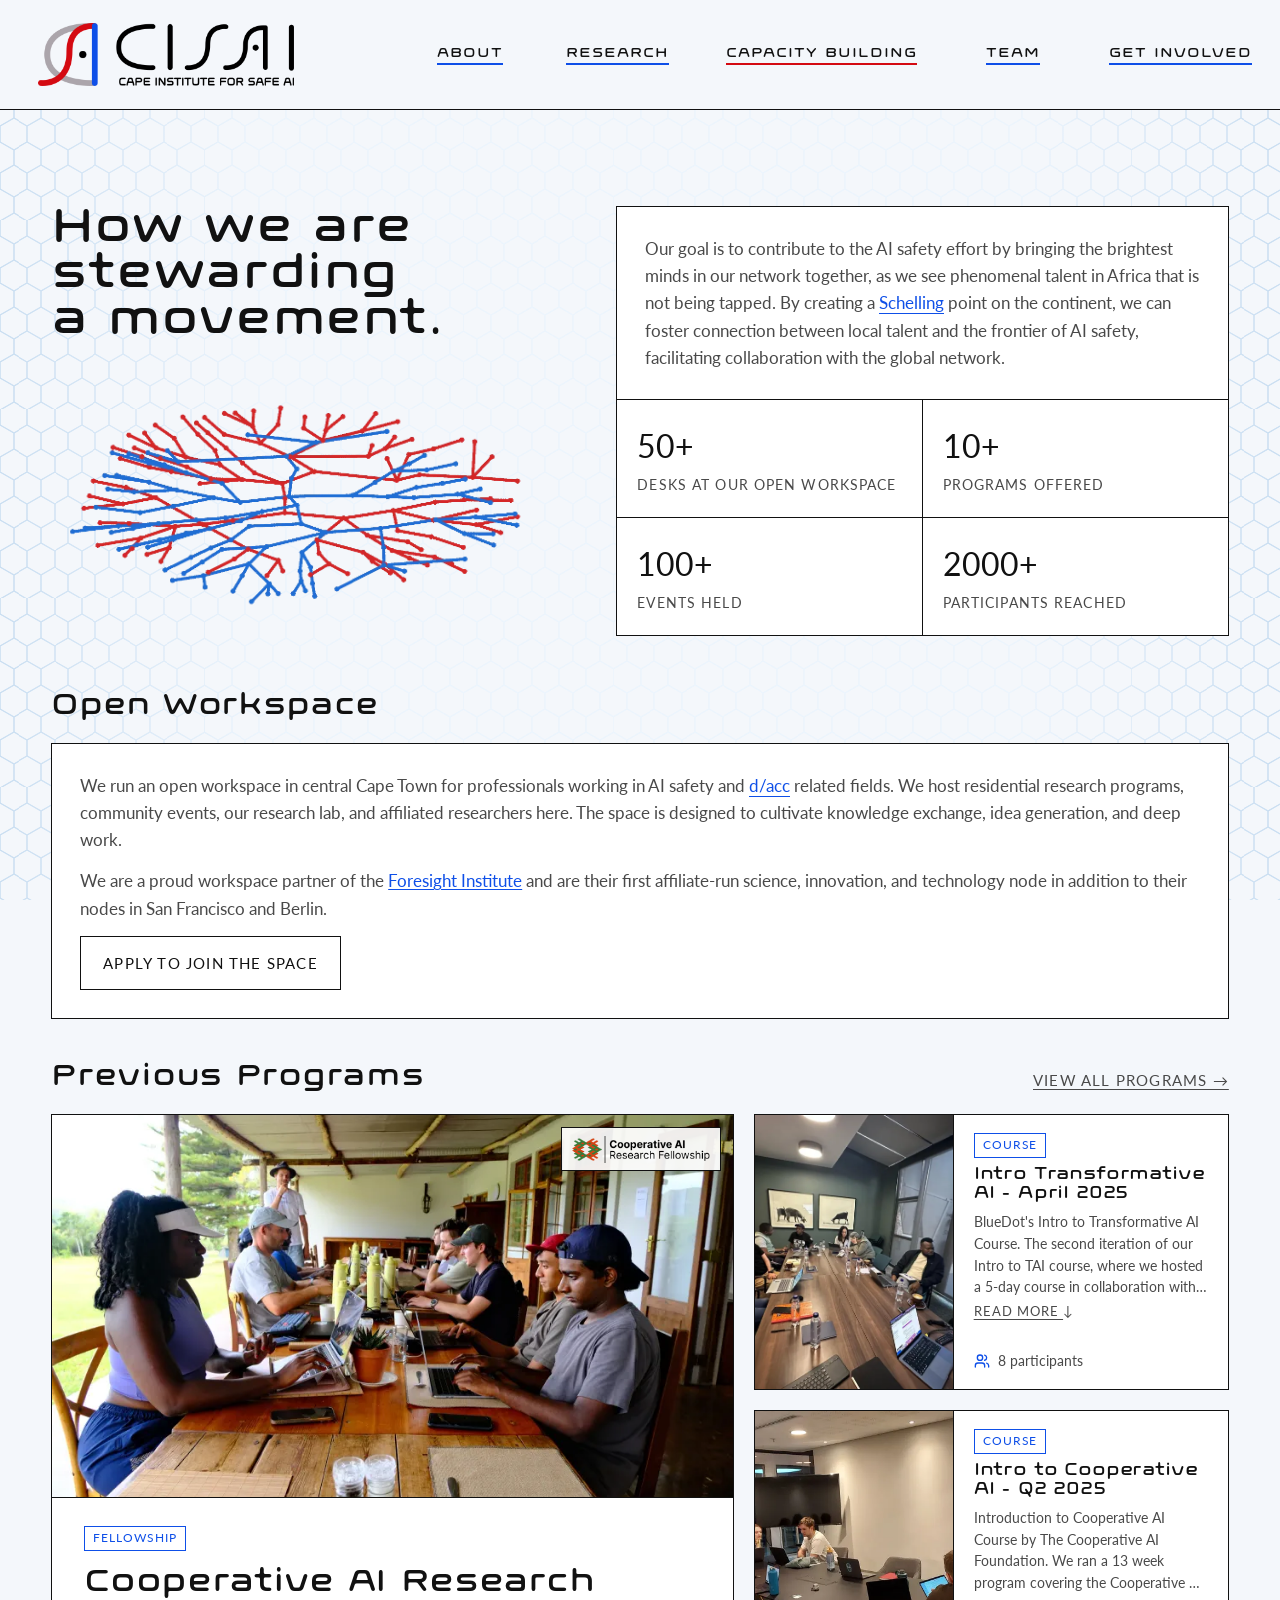
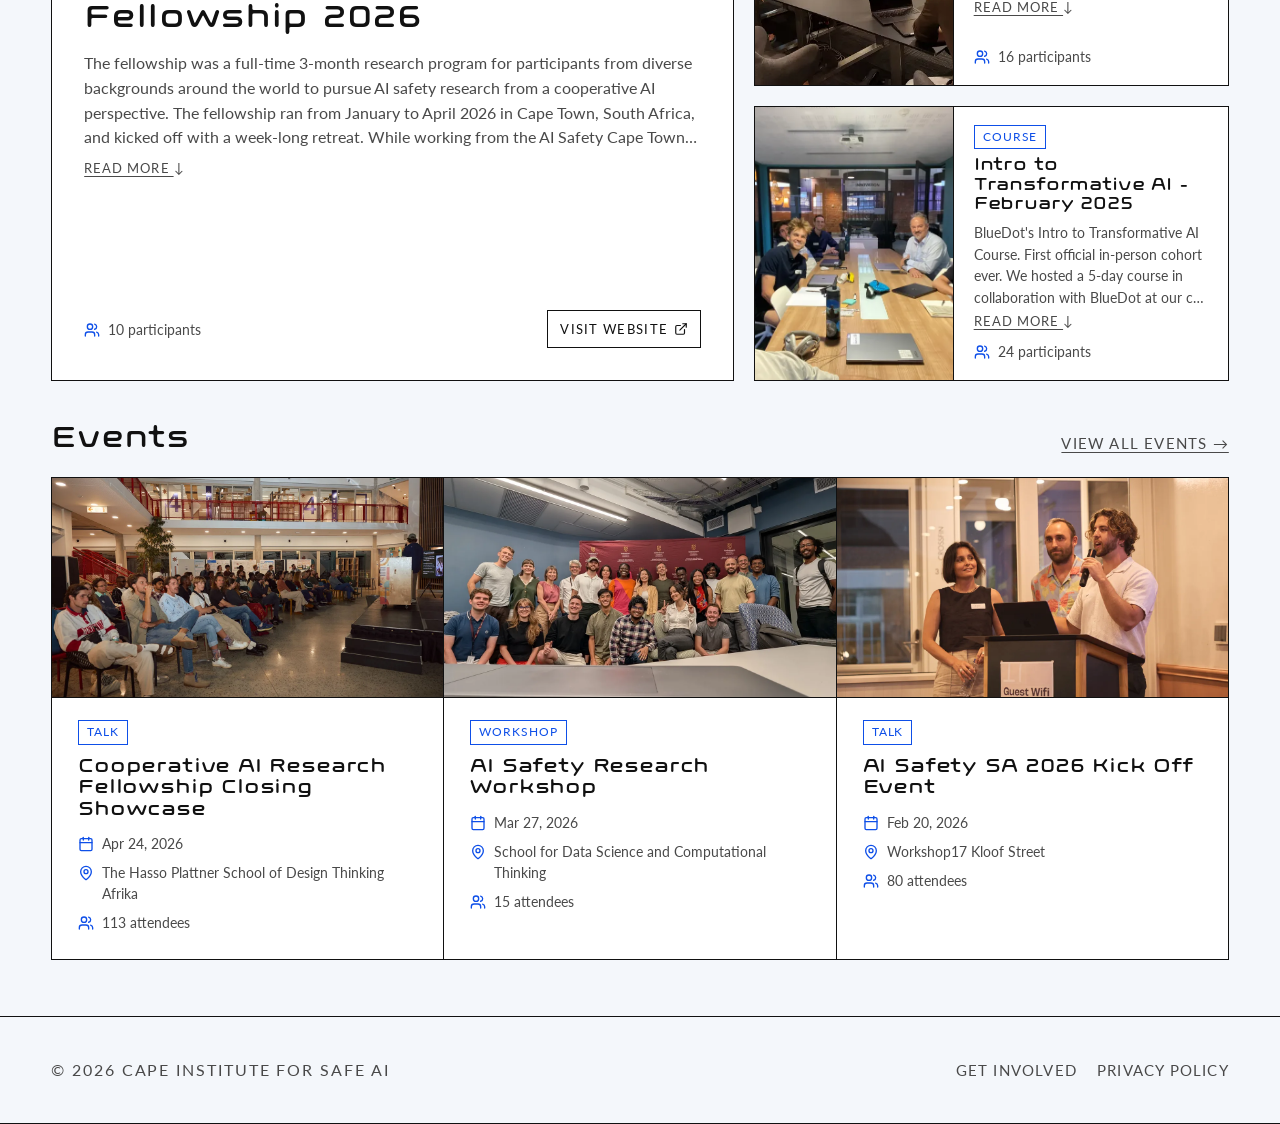
<file: capacity-building.html>
<!DOCTYPE html>
<html lang="en">
<head>
<meta charset="UTF-8" />
<meta name="viewport" content="width=device-width, initial-scale=1" />
<title>Capacity Building — Cape Institute for Safe AI</title>
<meta name="description" content="CISAI's capacity building work: programs, events, and an open co-working space that grow AI safety talent in South Africa." />
<link rel="icon" type="image/png" href="assets/images/mark.png?v=1789130660" />

<link rel="preconnect" href="https://fonts.googleapis.com">
<link rel="preconnect" href="https://fonts.gstatic.com" crossorigin>
<link rel="preload" as="style" href="https://fonts.googleapis.com/css2?family=Lato:wght@400;700;900&display=swap">
<link href="https://fonts.googleapis.com/css2?family=Lato:wght@400;700;900&display=swap" rel="stylesheet" media="print" onload="this.media='all'">
<noscript><link href="https://fonts.googleapis.com/css2?family=Lato:wght@400;700;900&display=swap" rel="stylesheet"></noscript>

<link rel="preload" href="assets/fonts/Axion.otf" as="font" type="font/otf" crossorigin />
<link rel="stylesheet" href="assets/css/style.css" />
<script data-goatcounter="https://cisai.goatcounter.com/count"
        async src="//gc.zgo.at/count.js"></script>
</head>
<body>

<header class="site-header">
  <div class="wrap site-header__inner">
    <a href="index.html#home" class="logo-link" aria-label="Cape Institute for Safe AI — home">
      <img src="assets/images/logo.png?v=1789130660" alt="Cape Institute for Safe AI" />
    </a>
    <nav class="site-nav" id="site-nav">
      <a href="index.html#about"><span class="nav-label">About</span></a>
      <a href="research.html"><span class="nav-label">Research</span></a>
      <div class="nav-item">
        <a href="capacity-building.html"><span class="nav-label">Capacity Building</span></a>
        <div class="nav-dropdown">
          <a href="programs.html">Programs</a>
          <a href="events.html">Events</a>
          <a href="https://tally.so/r/obO5q1" target="_blank" rel="noopener">Co-working Space</a>
        </div>
      </div>
      <a href="team.html"><span class="nav-label">Team</span></a>
      <a href="get-involved.html"><span class="nav-label">Get Involved</span></a>
    </nav>
    <button class="nav-toggle" id="nav-toggle" aria-expanded="false" aria-controls="site-nav" aria-label="Toggle navigation menu">
      <svg width="24" height="16" viewBox="0 0 24 16" fill="none" xmlns="http://www.w3.org/2000/svg" aria-hidden="true">
        <line x1="0" y1="1" x2="24" y2="1" stroke="#111111" stroke-width="2"/>
        <line x1="0" y1="8" x2="24" y2="8" stroke="#111111" stroke-width="2"/>
        <line x1="0" y1="15" x2="24" y2="15" stroke="#111111" stroke-width="2"/>
      </svg>
    </button>
  </div>
</header>

<main>

  <!-- CAPACITY BUILDING -->
  <section class="section" id="capacity">
    <div class="wrap">
      <div class="capacity__intro">
        <div>
          <h1 class="section-title">How we are stewarding a movement.</h1>
          <img class="capacity__gif" src="assets/images/network_growth_poster.webp" width="1000" height="471" loading="lazy" decoding="async" alt="Network diagram of the CISAI community, branching outward from a central hub" />
        </div>
        <div>
          <div class="prose-box">
          <p class="body-lead">
            Our goal is to contribute to the AI safety effort by bringing the brightest minds in our network together, as we see phenomenal talent in Africa that is not being tapped. By creating a <abbr class="schelling-term">Schelling</abbr> point on the continent, we can foster connection between local talent and the frontier of AI safety, facilitating collaboration with the global network.
          </p>
          </div>
          <div class="capacity__stats">
            <div><span class="num">50+</span><span class="label">Desks at our open workspace</span></div>
            <div><span class="num">10+</span><span class="label">Programs offered</span></div>
            <div><span class="num">100+</span><span class="label">Events held</span></div>
            <div><span class="num">2000+</span><span class="label">Participants reached</span></div>
          </div>
        </div>
      </div>

      <div class="section-head" id="workspace-section">
        <h2 class="section-title">Open Workspace</h2>
      </div>
      <div class="card-grid card-grid--1">
        <div class="card">
          <p>We run an open workspace in central Cape Town for professionals working in AI safety and <abbr class="dacc-term">d/acc</abbr> related fields. We host residential research programs, community events, our research lab, and affiliated researchers here. The space is designed to cultivate knowledge exchange, idea generation, and deep work.</p>
          <p>We are a proud workspace partner of the <a href="https://foresight.org/" target="_blank" rel="noopener">Foresight Institute</a> and are their first affiliate-run science, innovation, and technology node in addition to their nodes in San Francisco and Berlin.</p>
          <a class="card-meta btn" href="https://tally.so/r/obO5q1" target="_blank" rel="noopener">Apply to join the space</a>
        </div>
      </div>

      <div class="section-head">
        <h2 class="section-title">Previous Programs</h2>
        <a class="card-meta" href="programs.html">View all Programs &rarr;</a>
      </div>
      <!-- content:programs-featured:start -->
<div class="featured-grid">
<article class="card card--media card--featured">
  <div class="card__media">
    <img src="assets/images/programs/800/cai-research-fellowship-2026.webp" srcset="assets/images/programs/800/cai-research-fellowship-2026.webp 800w, assets/images/programs/cai-research-fellowship-2026.webp 1600w" sizes="(max-width: 900px) 100vw, 60vw" alt="Cooperative AI Research Fellowship 2026 participants" fetchpriority="high" decoding="async" /><a class="card__logo" href="https://www.cai-research-fellowship.com/" target="_blank" rel="noopener" aria-label="Cooperative AI Research Fellowship website"><img src="assets/images/partners/cairf-logo.webp" alt="Cooperative AI Research Fellowship logo" loading="lazy" /></a>
  </div>
  <div class="card__body">
    <span class="tag-badge">Fellowship</span>
    <h3 class="card__title">Cooperative AI Research Fellowship 2026</h3>
    <p class="card__text card__text--clamp">The fellowship was a full-time 3-month research program for participants from diverse backgrounds around the world to pursue AI safety research from a cooperative AI perspective. The fellowship ran from January to April 2026 in Cape Town, South Africa, and kicked off with a week-long retreat. While working from the AI Safety Cape Town co-working space, participants received mentorship from top researchers in the field of cooperative AI, including from organisations such as Google DeepMind, the University of Oxford, and MIT. Alongside this, participants were provided with resources for building their knowledge and network in cooperative AI, and financial support covering their living and travel expenses. The aim of this program was to prepare fellows for research careers in cooperative AI, and to support the burgeoning AI safety and cooperative AI ecosystem in South Africa. In line with this, the University of Cape Town (UCT) launched the African AI Safety Hub at the UCT AI Initiative.</p>
    <button type="button" class="card__more" data-card-more hidden aria-expanded="false">Read more <span class="arrow">&darr;</span></button>
    <div class="card__footer">
      <ul class="facts"><li class="fact"><svg class="icon" viewBox="0 0 24 24" fill="none" stroke="currentColor" stroke-width="2" stroke-linecap="round" stroke-linejoin="round" aria-hidden="true"><path d="M16 21v-2a4 4 0 0 0-4-4H6a4 4 0 0 0-4 4v2"/><path d="M16 3.128a4 4 0 0 1 0 7.744"/><path d="M22 21v-2a4 4 0 0 0-3-3.87"/><circle cx="9" cy="7" r="4"/></svg><span>10 participants</span></li></ul>
      <a class="btn btn--small" href="https://www.cai-research-fellowship.com/" target="_blank" rel="noopener">Visit website <svg class="icon" viewBox="0 0 24 24" fill="none" stroke="currentColor" stroke-width="2" stroke-linecap="round" stroke-linejoin="round" aria-hidden="true"><path d="M15 3h6v6"/><path d="M10 14 21 3"/><path d="M18 13v6a2 2 0 0 1-2 2H5a2 2 0 0 1-2-2V8a2 2 0 0 1 2-2h6"/></svg></a>
    </div>
  </div>
</article>
  <div class="featured-grid__stack">
<article class="card card--media card--row">
  <div class="card__media">
    <img src="assets/images/programs/800/intro-to-transformative-ai-apr-2025.webp" srcset="assets/images/programs/800/intro-to-transformative-ai-apr-2025.webp 800w, assets/images/programs/intro-to-transformative-ai-apr-2025.webp 1600w" sizes="(max-width: 700px) 100vw, 20vw" alt="Intro to Transformative AI April 2025 cohort" loading="lazy" decoding="async" />
  </div>
  <div class="card__body">
    <span class="tag-badge">Course</span>
    <h3 class="card__title">Intro Transformative AI - April 2025</h3>
    <p class="card__text card__text--clamp">BlueDot's Intro to Transformative AI Course. The second iteration of our Intro to TAI course, where we hosted a 5-day course in collaboration with BlueDot at our co-working offices at Innovation City. We ran multiple cohorts, with a mix of in-person and online cohorts to make the program more accessible.</p>
    <button type="button" class="card__more" data-card-more hidden aria-expanded="false">Read more <span class="arrow">&darr;</span></button>
    <div class="card__footer">
      <ul class="facts"><li class="fact"><svg class="icon" viewBox="0 0 24 24" fill="none" stroke="currentColor" stroke-width="2" stroke-linecap="round" stroke-linejoin="round" aria-hidden="true"><path d="M16 21v-2a4 4 0 0 0-4-4H6a4 4 0 0 0-4 4v2"/><path d="M16 3.128a4 4 0 0 1 0 7.744"/><path d="M22 21v-2a4 4 0 0 0-3-3.87"/><circle cx="9" cy="7" r="4"/></svg><span>8 participants</span></li></ul>
      
    </div>
  </div>
</article>
<article class="card card--media card--row">
  <div class="card__media">
    <img src="assets/images/programs/800/intro-coop-ai-2025-q2.webp" srcset="assets/images/programs/800/intro-coop-ai-2025-q2.webp 800w, assets/images/programs/intro-coop-ai-2025-q2.webp 1600w" sizes="(max-width: 700px) 100vw, 20vw" alt="Intro to Cooperative AI Q2 2025 session" loading="lazy" decoding="async" />
  </div>
  <div class="card__body">
    <span class="tag-badge">Course</span>
    <h3 class="card__title">Intro to Cooperative AI - Q2 2025</h3>
    <p class="card__text card__text--clamp">Introduction to Cooperative AI Course by The Cooperative AI Foundation. We ran a 13 week program covering the Cooperative AI Curriculum from the Cooperative AI Foundation. This was the first official in-person cohort of the program ever.</p>
    <button type="button" class="card__more" data-card-more hidden aria-expanded="false">Read more <span class="arrow">&darr;</span></button>
    <div class="card__footer">
      <ul class="facts"><li class="fact"><svg class="icon" viewBox="0 0 24 24" fill="none" stroke="currentColor" stroke-width="2" stroke-linecap="round" stroke-linejoin="round" aria-hidden="true"><path d="M16 21v-2a4 4 0 0 0-4-4H6a4 4 0 0 0-4 4v2"/><path d="M16 3.128a4 4 0 0 1 0 7.744"/><path d="M22 21v-2a4 4 0 0 0-3-3.87"/><circle cx="9" cy="7" r="4"/></svg><span>16 participants</span></li></ul>
      
    </div>
  </div>
</article>
<article class="card card--media card--row">
  <div class="card__media">
    <img src="assets/images/programs/800/intro-tai-2025-feb.webp" srcset="assets/images/programs/800/intro-tai-2025-feb.webp 800w, assets/images/programs/intro-tai-2025-feb.webp 1600w" sizes="(max-width: 700px) 100vw, 20vw" alt="Intro to Transformative AI February 2025 cohort" loading="lazy" decoding="async" />
  </div>
  <div class="card__body">
    <span class="tag-badge">Course</span>
    <h3 class="card__title">Intro to Transformative AI - February 2025</h3>
    <p class="card__text card__text--clamp">BlueDot's Intro to Transformative AI Course. First official in-person cohort ever. We hosted a 5-day course in collaboration with BlueDot at our co-working offices at Innovation City. One of the participants wrote about his experience of the course, another quit his job to work on AI Safety, and another is joining our research group to work with us on a research project.</p>
    <button type="button" class="card__more" data-card-more hidden aria-expanded="false">Read more <span class="arrow">&darr;</span></button>
    <div class="card__footer">
      <ul class="facts"><li class="fact"><svg class="icon" viewBox="0 0 24 24" fill="none" stroke="currentColor" stroke-width="2" stroke-linecap="round" stroke-linejoin="round" aria-hidden="true"><path d="M16 21v-2a4 4 0 0 0-4-4H6a4 4 0 0 0-4 4v2"/><path d="M16 3.128a4 4 0 0 1 0 7.744"/><path d="M22 21v-2a4 4 0 0 0-3-3.87"/><circle cx="9" cy="7" r="4"/></svg><span>24 participants</span></li></ul>
      
    </div>
  </div>
</article>
  </div>
</div>
<!-- content:programs-featured:end -->

      <div class="section-head">
        <h2 class="section-title">Events</h2>
        <a class="card-meta" href="events.html">View all Events &rarr;</a>
      </div>
      <!-- content:events-highlighted:start -->
<div class="card-grid card-grid--media">
<article class="card card--media">
  <div class="card__media">
    <img src="assets/images/events/cooperative-ai-research-fellowship-closing-showcase.webp" alt="Cooperative AI Research Fellowship Closing Showcase" loading="lazy" decoding="async" />
  </div>
  <div class="card__body">
    <span class="tag-badge">Talk</span>
    <h3 class="card__title">Cooperative AI Research Fellowship Closing Showcase</h3>
    <ul class="facts">
      <li class="fact"><svg class="icon" viewBox="0 0 24 24" fill="none" stroke="currentColor" stroke-width="2" stroke-linecap="round" stroke-linejoin="round" aria-hidden="true"><path d="M8 2v4"/><path d="M16 2v4"/><rect width="18" height="18" x="3" y="4" rx="2"/><path d="M3 10h18"/></svg><span>Apr 24, 2026</span></li>
      <li class="fact"><svg class="icon" viewBox="0 0 24 24" fill="none" stroke="currentColor" stroke-width="2" stroke-linecap="round" stroke-linejoin="round" aria-hidden="true"><path d="M20 10c0 4.993-5.539 10.193-7.399 11.799a1 1 0 0 1-1.202 0C9.539 20.193 4 14.993 4 10a8 8 0 0 1 16 0"/><circle cx="12" cy="10" r="3"/></svg><span>The Hasso Plattner School of Design Thinking Afrika</span></li>
      <li class="fact"><svg class="icon" viewBox="0 0 24 24" fill="none" stroke="currentColor" stroke-width="2" stroke-linecap="round" stroke-linejoin="round" aria-hidden="true"><path d="M16 21v-2a4 4 0 0 0-4-4H6a4 4 0 0 0-4 4v2"/><path d="M16 3.128a4 4 0 0 1 0 7.744"/><path d="M22 21v-2a4 4 0 0 0-3-3.87"/><circle cx="9" cy="7" r="4"/></svg><span>113 attendees</span></li>
    </ul>
  </div>
</article>
<article class="card card--media">
  <div class="card__media">
    <img src="assets/images/events/ai-safety-research-workshop.webp" alt="AI Safety Research Workshop" loading="lazy" decoding="async" />
  </div>
  <div class="card__body">
    <span class="tag-badge">Workshop</span>
    <h3 class="card__title">AI Safety Research Workshop</h3>
    <ul class="facts">
      <li class="fact"><svg class="icon" viewBox="0 0 24 24" fill="none" stroke="currentColor" stroke-width="2" stroke-linecap="round" stroke-linejoin="round" aria-hidden="true"><path d="M8 2v4"/><path d="M16 2v4"/><rect width="18" height="18" x="3" y="4" rx="2"/><path d="M3 10h18"/></svg><span>Mar 27, 2026</span></li>
      <li class="fact"><svg class="icon" viewBox="0 0 24 24" fill="none" stroke="currentColor" stroke-width="2" stroke-linecap="round" stroke-linejoin="round" aria-hidden="true"><path d="M20 10c0 4.993-5.539 10.193-7.399 11.799a1 1 0 0 1-1.202 0C9.539 20.193 4 14.993 4 10a8 8 0 0 1 16 0"/><circle cx="12" cy="10" r="3"/></svg><span>School for Data Science and Computational Thinking</span></li>
      <li class="fact"><svg class="icon" viewBox="0 0 24 24" fill="none" stroke="currentColor" stroke-width="2" stroke-linecap="round" stroke-linejoin="round" aria-hidden="true"><path d="M16 21v-2a4 4 0 0 0-4-4H6a4 4 0 0 0-4 4v2"/><path d="M16 3.128a4 4 0 0 1 0 7.744"/><path d="M22 21v-2a4 4 0 0 0-3-3.87"/><circle cx="9" cy="7" r="4"/></svg><span>15 attendees</span></li>
    </ul>
  </div>
</article>
<article class="card card--media">
  <div class="card__media">
    <img src="assets/images/events/ai-safety-sa-2026-kick-off-event.webp" alt="AI Safety SA 2026 Kick Off Event" loading="lazy" decoding="async" />
  </div>
  <div class="card__body">
    <span class="tag-badge">Talk</span>
    <h3 class="card__title">AI Safety SA 2026 Kick Off Event</h3>
    <ul class="facts">
      <li class="fact"><svg class="icon" viewBox="0 0 24 24" fill="none" stroke="currentColor" stroke-width="2" stroke-linecap="round" stroke-linejoin="round" aria-hidden="true"><path d="M8 2v4"/><path d="M16 2v4"/><rect width="18" height="18" x="3" y="4" rx="2"/><path d="M3 10h18"/></svg><span>Feb 20, 2026</span></li>
      <li class="fact"><svg class="icon" viewBox="0 0 24 24" fill="none" stroke="currentColor" stroke-width="2" stroke-linecap="round" stroke-linejoin="round" aria-hidden="true"><path d="M20 10c0 4.993-5.539 10.193-7.399 11.799a1 1 0 0 1-1.202 0C9.539 20.193 4 14.993 4 10a8 8 0 0 1 16 0"/><circle cx="12" cy="10" r="3"/></svg><span>Workshop17 Kloof Street</span></li>
      <li class="fact"><svg class="icon" viewBox="0 0 24 24" fill="none" stroke="currentColor" stroke-width="2" stroke-linecap="round" stroke-linejoin="round" aria-hidden="true"><path d="M16 21v-2a4 4 0 0 0-4-4H6a4 4 0 0 0-4 4v2"/><path d="M16 3.128a4 4 0 0 1 0 7.744"/><path d="M22 21v-2a4 4 0 0 0-3-3.87"/><circle cx="9" cy="7" r="4"/></svg><span>80 attendees</span></li>
    </ul>
  </div>
</article>
</div>
<!-- content:events-highlighted:end -->

    </div>
  </section>

</main>

<footer class="site-footer">
  <div class="wrap site-footer__inner">
    <span class="mono-label">&copy; <span id="year"></span> Cape Institute for Safe AI</span>
    <div class="footer-links">
      <a href="get-involved.html">Get Involved</a>
      <a href="privacy.html">Privacy Policy</a>
    </div>
  </div>
</footer>

<script src="assets/js/main.js" defer></script>

<!-- d/acc definition popup -->
<div class="term-popup" id="dacc-popup" role="dialog" aria-modal="true" aria-label="d/acc definition" hidden>
  <div class="term-popup__header">
    <span class="term-popup__asterisk">*</span>
    <span class="term-popup__title">d/acc definition</span>
    <button class="term-popup__close" aria-label="Close">&times;</button>
  </div>
  <div class="term-popup__body">
    <p>D/acc stands for accelerating the following:</p>
    <ul class="term-popup__list">
      <li><strong>Differential progress:</strong> develop technologies that help society manage complexity, handle risk, and distribute benefits, rather than technologies that just scale raw capability.</li>
      <li><strong>Defensive advantage:</strong> prioritizing tools that make it easier to defend open systems than to attack or control them.</li>
      <li><strong>Decentralized systems:</strong> building infrastructure without central chokepoints, so local actors can still function even when global consensus fails.</li>
      <li><strong>Democratic participation:</strong> giving more people agency in shaping and benefiting from progress, rather than concentrating power in the hands of a few.</li>
    </ul>
    <p class="term-popup__link">You can read more about d/acc <a href="https://ai-pathways.existentialhope.com/wp-content/uploads/2025/08/d_acc-pathway.pdf" target="_blank" rel="noopener">here</a>.</p>
  </div>
</div>
<div class="term-popup__backdrop" id="dacc-backdrop" hidden></div>

<!-- Schelling point definition popup -->
<div class="term-popup" id="schelling-popup" role="dialog" aria-modal="true" aria-label="Schelling point definition" hidden>
  <div class="term-popup__header">
    <span class="term-popup__asterisk">*</span>
    <span class="term-popup__title">Schelling point definition</span>
    <button class="term-popup__close" aria-label="Close">&times;</button>
  </div>
  <div class="term-popup__body">
    <p>A focal point that multiple actors independently converge on for coordination, without prior communication, because it is salient or expected enough that each party anticipates the others will choose it too.</p>
  </div>
</div>
<div class="term-popup__backdrop" id="schelling-backdrop" hidden></div>
</body>
</html>
</file>
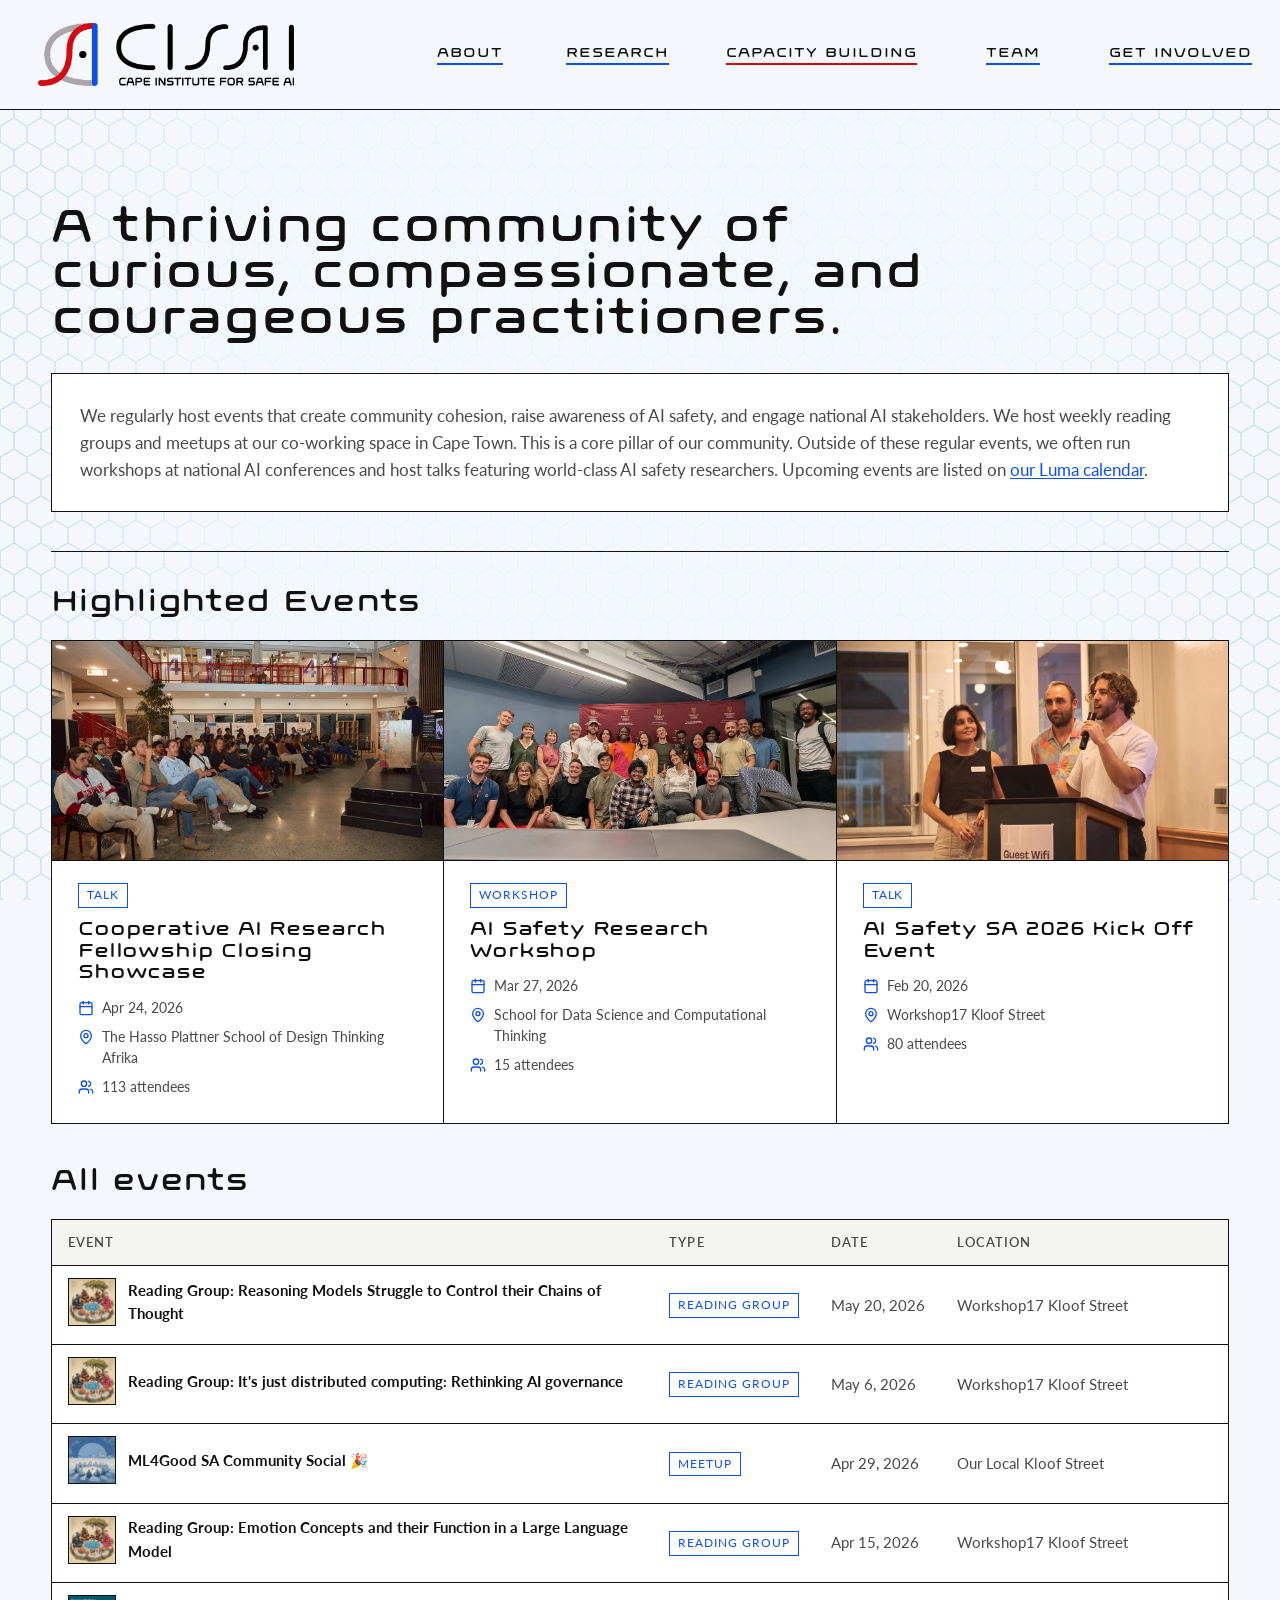
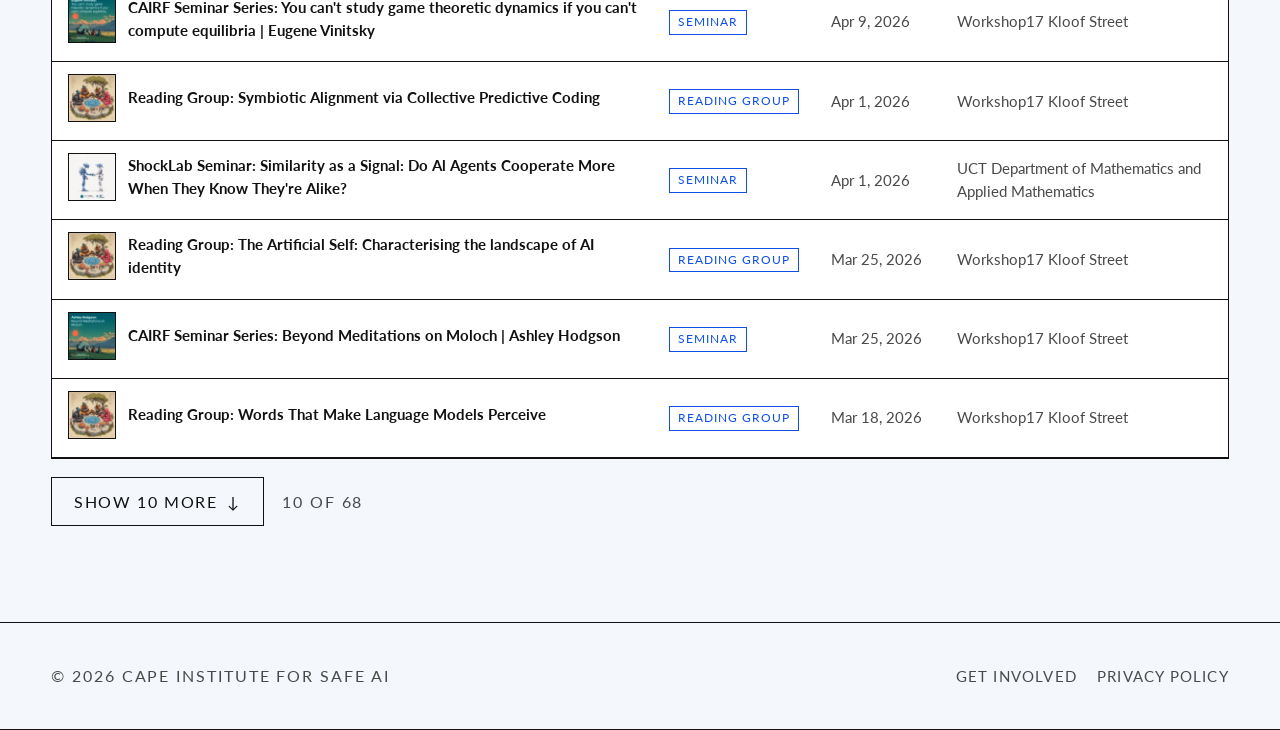
<file: events.html>
<!DOCTYPE html>
<html lang="en">
<head>
<meta charset="UTF-8" />
<meta name="viewport" content="width=device-width, initial-scale=1" />
<title>Events — Cape Institute for Safe AI</title>
<meta name="description" content="CISAI hosts weekly reading groups, workshops, hackathons, and talks that build AI safety community and awareness in Cape Town and beyond." />
<link rel="icon" type="image/png" href="assets/images/mark.png?v=1789130660" />

<link rel="preconnect" href="https://fonts.googleapis.com">
<link rel="preconnect" href="https://fonts.gstatic.com" crossorigin>
<link rel="preload" as="style" href="https://fonts.googleapis.com/css2?family=Lato:wght@400;700;900&display=swap">
<link href="https://fonts.googleapis.com/css2?family=Lato:wght@400;700;900&display=swap" rel="stylesheet" media="print" onload="this.media='all'">
<noscript><link href="https://fonts.googleapis.com/css2?family=Lato:wght@400;700;900&display=swap" rel="stylesheet"></noscript>

<link rel="preload" href="assets/fonts/Axion.otf" as="font" type="font/otf" crossorigin />
<link rel="stylesheet" href="assets/css/style.css" />
<script data-goatcounter="https://cisai.goatcounter.com/count"
        async src="//gc.zgo.at/count.js"></script>
</head>
<body>

<header class="site-header">
  <div class="wrap site-header__inner">
    <a href="index.html#home" class="logo-link" aria-label="Cape Institute for Safe AI — home">
      <img src="assets/images/logo.png?v=1789130660" alt="Cape Institute for Safe AI" />
    </a>
    <nav class="site-nav" id="site-nav">
      <a href="index.html#about"><span class="nav-label">About</span></a>
      <a href="research.html"><span class="nav-label">Research</span></a>
      <div class="nav-item">
        <a href="capacity-building.html"><span class="nav-label">Capacity Building</span></a>
        <div class="nav-dropdown">
          <a href="programs.html">Programs</a>
          <a href="events.html">Events</a>
          <a href="https://tally.so/r/obO5q1" target="_blank" rel="noopener">Co-working Space</a>
        </div>
      </div>
      <a href="team.html"><span class="nav-label">Team</span></a>
      <a href="get-involved.html"><span class="nav-label">Get Involved</span></a>
    </nav>
    <button class="nav-toggle" id="nav-toggle" aria-expanded="false" aria-controls="site-nav" aria-label="Toggle navigation menu">
      <svg width="24" height="16" viewBox="0 0 24 16" fill="none" xmlns="http://www.w3.org/2000/svg" aria-hidden="true">
        <line x1="0" y1="1" x2="24" y2="1" stroke="#111111" stroke-width="2"/>
        <line x1="0" y1="8" x2="24" y2="8" stroke="#111111" stroke-width="2"/>
        <line x1="0" y1="15" x2="24" y2="15" stroke="#111111" stroke-width="2"/>
      </svg>
    </button>
  </div>
</header>

<main>

  <section class="section section--tight-bottom" id="events-intro">
    <div class="wrap">
      <h1 class="section-title" style="max-width: none;">A thriving community of curious, compassionate, and courageous practitioners.</h1>
      <div class="prose-box" style="margin-top: 28px;">
      <p class="body-lead" style="max-width: none;">
        We regularly host events that create community cohesion, raise awareness of AI safety, and engage
        national AI stakeholders. We host weekly reading groups and meetups at our co-working space in Cape
        Town. This is a core pillar of our community. Outside of these regular events, we often run workshops
        at national AI conferences and host talks featuring world-class AI safety researchers. Upcoming events
        are listed on <a href="https://lu.ma/calendar/cal-p3BboQFpGbi3ioe" target="_blank" rel="noopener">our Luma calendar</a>.
      </p>
      </div>
    </div>
  </section>

  <section class="section section--tight-top" id="events-list">
    <div class="wrap">
      <h2 class="section-title" style="max-width: none; font-size: clamp(22px, 2.6vw, 28px);">Highlighted Events</h2>
      <!-- content:events-highlighted:start -->
<div class="card-grid card-grid--media">
<article class="card card--media">
  <div class="card__media">
    <img src="assets/images/events/cooperative-ai-research-fellowship-closing-showcase.webp" alt="Cooperative AI Research Fellowship Closing Showcase" loading="lazy" decoding="async" />
  </div>
  <div class="card__body">
    <span class="tag-badge">Talk</span>
    <h3 class="card__title">Cooperative AI Research Fellowship Closing Showcase</h3>
    <ul class="facts">
      <li class="fact"><svg class="icon" viewBox="0 0 24 24" fill="none" stroke="currentColor" stroke-width="2" stroke-linecap="round" stroke-linejoin="round" aria-hidden="true"><path d="M8 2v4"/><path d="M16 2v4"/><rect width="18" height="18" x="3" y="4" rx="2"/><path d="M3 10h18"/></svg><span>Apr 24, 2026</span></li>
      <li class="fact"><svg class="icon" viewBox="0 0 24 24" fill="none" stroke="currentColor" stroke-width="2" stroke-linecap="round" stroke-linejoin="round" aria-hidden="true"><path d="M20 10c0 4.993-5.539 10.193-7.399 11.799a1 1 0 0 1-1.202 0C9.539 20.193 4 14.993 4 10a8 8 0 0 1 16 0"/><circle cx="12" cy="10" r="3"/></svg><span>The Hasso Plattner School of Design Thinking Afrika</span></li>
      <li class="fact"><svg class="icon" viewBox="0 0 24 24" fill="none" stroke="currentColor" stroke-width="2" stroke-linecap="round" stroke-linejoin="round" aria-hidden="true"><path d="M16 21v-2a4 4 0 0 0-4-4H6a4 4 0 0 0-4 4v2"/><path d="M16 3.128a4 4 0 0 1 0 7.744"/><path d="M22 21v-2a4 4 0 0 0-3-3.87"/><circle cx="9" cy="7" r="4"/></svg><span>113 attendees</span></li>
    </ul>
  </div>
</article>
<article class="card card--media">
  <div class="card__media">
    <img src="assets/images/events/ai-safety-research-workshop.webp" alt="AI Safety Research Workshop" loading="lazy" decoding="async" />
  </div>
  <div class="card__body">
    <span class="tag-badge">Workshop</span>
    <h3 class="card__title">AI Safety Research Workshop</h3>
    <ul class="facts">
      <li class="fact"><svg class="icon" viewBox="0 0 24 24" fill="none" stroke="currentColor" stroke-width="2" stroke-linecap="round" stroke-linejoin="round" aria-hidden="true"><path d="M8 2v4"/><path d="M16 2v4"/><rect width="18" height="18" x="3" y="4" rx="2"/><path d="M3 10h18"/></svg><span>Mar 27, 2026</span></li>
      <li class="fact"><svg class="icon" viewBox="0 0 24 24" fill="none" stroke="currentColor" stroke-width="2" stroke-linecap="round" stroke-linejoin="round" aria-hidden="true"><path d="M20 10c0 4.993-5.539 10.193-7.399 11.799a1 1 0 0 1-1.202 0C9.539 20.193 4 14.993 4 10a8 8 0 0 1 16 0"/><circle cx="12" cy="10" r="3"/></svg><span>School for Data Science and Computational Thinking</span></li>
      <li class="fact"><svg class="icon" viewBox="0 0 24 24" fill="none" stroke="currentColor" stroke-width="2" stroke-linecap="round" stroke-linejoin="round" aria-hidden="true"><path d="M16 21v-2a4 4 0 0 0-4-4H6a4 4 0 0 0-4 4v2"/><path d="M16 3.128a4 4 0 0 1 0 7.744"/><path d="M22 21v-2a4 4 0 0 0-3-3.87"/><circle cx="9" cy="7" r="4"/></svg><span>15 attendees</span></li>
    </ul>
  </div>
</article>
<article class="card card--media">
  <div class="card__media">
    <img src="assets/images/events/ai-safety-sa-2026-kick-off-event.webp" alt="AI Safety SA 2026 Kick Off Event" loading="lazy" decoding="async" />
  </div>
  <div class="card__body">
    <span class="tag-badge">Talk</span>
    <h3 class="card__title">AI Safety SA 2026 Kick Off Event</h3>
    <ul class="facts">
      <li class="fact"><svg class="icon" viewBox="0 0 24 24" fill="none" stroke="currentColor" stroke-width="2" stroke-linecap="round" stroke-linejoin="round" aria-hidden="true"><path d="M8 2v4"/><path d="M16 2v4"/><rect width="18" height="18" x="3" y="4" rx="2"/><path d="M3 10h18"/></svg><span>Feb 20, 2026</span></li>
      <li class="fact"><svg class="icon" viewBox="0 0 24 24" fill="none" stroke="currentColor" stroke-width="2" stroke-linecap="round" stroke-linejoin="round" aria-hidden="true"><path d="M20 10c0 4.993-5.539 10.193-7.399 11.799a1 1 0 0 1-1.202 0C9.539 20.193 4 14.993 4 10a8 8 0 0 1 16 0"/><circle cx="12" cy="10" r="3"/></svg><span>Workshop17 Kloof Street</span></li>
      <li class="fact"><svg class="icon" viewBox="0 0 24 24" fill="none" stroke="currentColor" stroke-width="2" stroke-linecap="round" stroke-linejoin="round" aria-hidden="true"><path d="M16 21v-2a4 4 0 0 0-4-4H6a4 4 0 0 0-4 4v2"/><path d="M16 3.128a4 4 0 0 1 0 7.744"/><path d="M22 21v-2a4 4 0 0 0-3-3.87"/><circle cx="9" cy="7" r="4"/></svg><span>80 attendees</span></li>
    </ul>
  </div>
</article>
</div>
<!-- content:events-highlighted:end -->

      <h2 class="section-title section-head" style="max-width: none; font-size: clamp(22px, 2.6vw, 28px);">All events</h2>
      <!-- content:events-table:start -->
<div class="table-shell">
  <table class="data-table">
    <thead>
      <tr>
        <th>Event</th>
        <th>Type</th>
        <th>Date</th>
        <th>Location</th>
      </tr>
    </thead>
    <tbody>
    <tr class="archive-row">
      <td>
        <div class="table-title">
          <img class="table-thumb" src="assets/images/events/thumbs/reading-group-reasoning-models-struggle-to-control-their-cha.webp" alt="" loading="lazy" />
          <span>Reading Group: Reasoning Models Struggle to Control their Chains of Thought</span>
        </div>
      </td>
      <td class="nowrap"><span class="tag-badge">Reading Group</span></td>
      <td class="nowrap">May 20, 2026</td>
      <td>Workshop17 Kloof Street</td>
    </tr>
    <tr class="archive-row">
      <td>
        <div class="table-title">
          <img class="table-thumb" src="assets/images/events/thumbs/reading-group-it-s-just-distributed-computing-rethinking-ai-.webp" alt="" loading="lazy" />
          <span>Reading Group: It's just distributed computing: Rethinking AI governance</span>
        </div>
      </td>
      <td class="nowrap"><span class="tag-badge">Reading Group</span></td>
      <td class="nowrap">May 6, 2026</td>
      <td>Workshop17 Kloof Street</td>
    </tr>
    <tr class="archive-row">
      <td>
        <div class="table-title">
          <img class="table-thumb" src="assets/images/events/thumbs/ml4good-sa-community-social.webp" alt="" loading="lazy" />
          <span>ML4Good SA Community Social 🎉</span>
        </div>
      </td>
      <td class="nowrap"><span class="tag-badge">Meetup</span></td>
      <td class="nowrap">Apr 29, 2026</td>
      <td>Our Local Kloof Street</td>
    </tr>
    <tr class="archive-row">
      <td>
        <div class="table-title">
          <img class="table-thumb" src="assets/images/events/thumbs/reading-group-emotion-concepts-and-their-function-in-a-large.webp" alt="" loading="lazy" />
          <span>Reading Group: Emotion Concepts and their Function in a Large Language Model</span>
        </div>
      </td>
      <td class="nowrap"><span class="tag-badge">Reading Group</span></td>
      <td class="nowrap">Apr 15, 2026</td>
      <td>Workshop17 Kloof Street</td>
    </tr>
    <tr class="archive-row">
      <td>
        <div class="table-title">
          <img class="table-thumb" src="assets/images/events/thumbs/cairf-seminar-series-you-can-t-study-game-theoretic-dynamics.webp" alt="" loading="lazy" />
          <span>CAIRF Seminar Series: You can't study game theoretic dynamics if you can't compute equilibria | Eugene Vinitsky</span>
        </div>
      </td>
      <td class="nowrap"><span class="tag-badge">Seminar</span></td>
      <td class="nowrap">Apr 9, 2026</td>
      <td>Workshop17 Kloof Street</td>
    </tr>
    <tr class="archive-row">
      <td>
        <div class="table-title">
          <img class="table-thumb" src="assets/images/events/thumbs/reading-group-symbiotic-alignment-via-collective-predictive-.webp" alt="" loading="lazy" />
          <span>Reading Group: Symbiotic Alignment via Collective Predictive Coding</span>
        </div>
      </td>
      <td class="nowrap"><span class="tag-badge">Reading Group</span></td>
      <td class="nowrap">Apr 1, 2026</td>
      <td>Workshop17 Kloof Street</td>
    </tr>
    <tr class="archive-row">
      <td>
        <div class="table-title">
          <img class="table-thumb" src="assets/images/events/thumbs/shocklab-seminar-similarity-as-a-signal-do-al-agents-coopera.webp" alt="" loading="lazy" />
          <span>ShockLab Seminar: Similarity as a Signal: Do Al Agents Cooperate More When They Know They're Alike?</span>
        </div>
      </td>
      <td class="nowrap"><span class="tag-badge">Seminar</span></td>
      <td class="nowrap">Apr 1, 2026</td>
      <td>UCT Department of Mathematics and Applied Mathematics</td>
    </tr>
    <tr class="archive-row">
      <td>
        <div class="table-title">
          <img class="table-thumb" src="assets/images/events/thumbs/reading-group-the-artificial-self-characterising-the-landsca.webp" alt="" loading="lazy" />
          <span>Reading Group: The Artificial Self: Characterising the landscape of AI identity</span>
        </div>
      </td>
      <td class="nowrap"><span class="tag-badge">Reading Group</span></td>
      <td class="nowrap">Mar 25, 2026</td>
      <td>Workshop17 Kloof Street</td>
    </tr>
    <tr class="archive-row">
      <td>
        <div class="table-title">
          <img class="table-thumb" src="assets/images/events/thumbs/cairf-seminar-series-beyond-meditations-on-moloch-ashley-hod.webp" alt="" loading="lazy" />
          <span>CAIRF Seminar Series: Beyond Meditations on Moloch | Ashley Hodgson</span>
        </div>
      </td>
      <td class="nowrap"><span class="tag-badge">Seminar</span></td>
      <td class="nowrap">Mar 25, 2026</td>
      <td>Workshop17 Kloof Street</td>
    </tr>
    <tr class="archive-row">
      <td>
        <div class="table-title">
          <img class="table-thumb" src="assets/images/events/thumbs/reading-group-words-that-make-language-models-perceive.webp" alt="" loading="lazy" />
          <span>Reading Group: Words That Make Language Models Perceive</span>
        </div>
      </td>
      <td class="nowrap"><span class="tag-badge">Reading Group</span></td>
      <td class="nowrap">Mar 18, 2026</td>
      <td>Workshop17 Kloof Street</td>
    </tr>
    <tr class="archive-row is-hidden">
      <td>
        <div class="table-title">
          <img class="table-thumb" src="assets/images/events/thumbs/shocklab-seminar-delegating-deliberation-to-agents.webp" alt="" loading="lazy" />
          <span>ShockLab Seminar: Delegating Deliberation to Agents</span>
        </div>
      </td>
      <td class="nowrap"><span class="tag-badge">Seminar</span></td>
      <td class="nowrap">Mar 11, 2026</td>
      <td>UCT Department of Mathematics and Applied Mathematics</td>
    </tr>
    <tr class="archive-row is-hidden">
      <td>
        <div class="table-title">
          <img class="table-thumb" src="assets/images/events/thumbs/reading-group-llms-miss-the-multi-agent-mark.webp" alt="" loading="lazy" />
          <span>Reading Group: LLMs Miss the Multi-Agent Mark</span>
        </div>
      </td>
      <td class="nowrap"><span class="tag-badge">Reading Group</span></td>
      <td class="nowrap">Mar 4, 2026</td>
      <td>Workshop17 Kloof Street</td>
    </tr>
    <tr class="archive-row is-hidden">
      <td>
        <div class="table-title">
          <img class="table-thumb" src="assets/images/events/thumbs/reading-group-governing-ai-agents.webp" alt="" loading="lazy" />
          <span>Reading Group: Governing AI Agents</span>
        </div>
      </td>
      <td class="nowrap"><span class="tag-badge">Reading Group</span></td>
      <td class="nowrap">Feb 25, 2026</td>
      <td>Workshop17 Kloof Street</td>
    </tr>
    <tr class="archive-row is-hidden">
      <td>
        <div class="table-title">
          <img class="table-thumb" src="assets/images/events/thumbs/chai-connect-africans-india-ai-impact-summit-social.webp" alt="" loading="lazy" />
          <span>Chai &amp; Connect: Africans @ India AI Impact Summit Social</span>
        </div>
      </td>
      <td class="nowrap"><span class="tag-badge">Meetup</span></td>
      <td class="nowrap">Feb 20, 2026</td>
      <td>Cafe Lota, India</td>
    </tr>
    <tr class="archive-row is-hidden">
      <td>
        <div class="table-title">
          <img class="table-thumb" src="assets/images/events/thumbs/toward-collective-action-roundtable-on-safe-trusted-ai-in-af.webp" alt="" loading="lazy" />
          <span>Toward Collective Action: Roundtable on Safe &amp; Trusted AI in Africa</span>
        </div>
      </td>
      <td class="nowrap"><span class="tag-badge">Other</span></td>
      <td class="nowrap">Feb 20, 2026</td>
      <td>Bharat Mandapam, India</td>
    </tr>
    <tr class="archive-row is-hidden">
      <td>
        <div class="table-title">
          <img class="table-thumb" src="assets/images/events/thumbs/reading-group-ai-tools-for-existential-security.webp" alt="" loading="lazy" />
          <span>Reading Group: AI Tools for Existential Security</span>
        </div>
      </td>
      <td class="nowrap"><span class="tag-badge">Reading Group</span></td>
      <td class="nowrap">Feb 18, 2026</td>
      <td>Workshop17 Kloof Street</td>
    </tr>
    <tr class="archive-row is-hidden">
      <td>
        <div class="table-title">
          <img class="table-thumb" src="assets/images/events/thumbs/reading-group-the-assistant-axis.webp" alt="" loading="lazy" />
          <span>Reading Group: The Assistant Axis</span>
        </div>
      </td>
      <td class="nowrap"><span class="tag-badge">Reading Group</span></td>
      <td class="nowrap">Feb 11, 2026</td>
      <td>Workshop17 Kloof Street</td>
    </tr>
    <tr class="archive-row is-hidden">
      <td>
        <div class="table-title">
          <img class="table-thumb" src="assets/images/events/thumbs/reading-group-llms-report-subjective-experience-under-self-r.webp" alt="" loading="lazy" />
          <span>Reading Group: LLMs Report Subjective Experience Under Self-Referential Processing</span>
        </div>
      </td>
      <td class="nowrap"><span class="tag-badge">Reading Group</span></td>
      <td class="nowrap">Jan 21, 2026</td>
      <td>Workshop17 Kloof Street</td>
    </tr>
    <tr class="archive-row is-hidden">
      <td>
        <div class="table-title">
          <img class="table-thumb" src="assets/images/events/thumbs/reading-group-natural-selection-favors-ais-over-humans.webp" alt="" loading="lazy" />
          <span>Reading Group: Natural Selection Favors AIs over Humans</span>
        </div>
      </td>
      <td class="nowrap"><span class="tag-badge">Reading Group</span></td>
      <td class="nowrap">Dec 17, 2025</td>
      <td>Innovation City Cape Town</td>
    </tr>
    <tr class="archive-row is-hidden">
      <td>
        <div class="table-title">
          <img class="table-thumb" src="assets/images/events/thumbs/community-update-lightning-talks.webp" alt="" loading="lazy" />
          <span>Community Update &amp; Lightning Talks</span>
        </div>
      </td>
      <td class="nowrap"><span class="tag-badge">Talk</span></td>
      <td class="nowrap">Dec 12, 2025</td>
      <td>Innovation City Cape Town</td>
    </tr>
    <tr class="archive-row is-hidden">
      <td>
        <div class="table-title">
          <img class="table-thumb" src="assets/images/events/thumbs/reading-group-toward-a-safe-internet-of-agents.webp" alt="" loading="lazy" />
          <span>Reading Group: Toward a Safe Internet of Agents</span>
        </div>
      </td>
      <td class="nowrap"><span class="tag-badge">Reading Group</span></td>
      <td class="nowrap">Dec 10, 2025</td>
      <td>Innovation City Cape Town</td>
    </tr>
    <tr class="archive-row is-hidden">
      <td>
        <div class="table-title">
          <img class="table-thumb" src="assets/images/events/thumbs/reading-group-disrupting-the-first-ai-orchestrated-cyber-esp.webp" alt="" loading="lazy" />
          <span>Reading Group: Disrupting the First AI-Orchestrated Cyber Espionage Campaign</span>
        </div>
      </td>
      <td class="nowrap"><span class="tag-badge">Reading Group</span></td>
      <td class="nowrap">Dec 3, 2025</td>
      <td>Innovation City Cape Town</td>
    </tr>
    <tr class="archive-row is-hidden">
      <td>
        <div class="table-title">
          <img class="table-thumb" src="assets/images/events/thumbs/aissa-community-hike.webp" alt="" loading="lazy" />
          <span>AISSA Community Hike🌲</span>
        </div>
      </td>
      <td class="nowrap"><span class="tag-badge">Other</span></td>
      <td class="nowrap">Nov 29, 2025</td>
      <td>East Fort, Chapman's Peak</td>
    </tr>
    <tr class="archive-row is-hidden">
      <td>
        <div class="table-title">
          <img class="table-thumb" src="assets/images/events/thumbs/reading-group-ai-can-help-humans-find-common-ground-in-democ.webp" alt="" loading="lazy" />
          <span>Reading Group: AI Can Help Humans Find Common Ground in Democratic Deliberation</span>
        </div>
      </td>
      <td class="nowrap"><span class="tag-badge">Reading Group</span></td>
      <td class="nowrap">Nov 26, 2025</td>
      <td>Innovation City Cape Town</td>
    </tr>
    <tr class="archive-row is-hidden">
      <td>
        <div class="table-title">
          <img class="table-thumb" src="assets/images/events/thumbs/lightning-talks.webp" alt="" loading="lazy" />
          <span>⚡Lightning Talks</span>
        </div>
      </td>
      <td class="nowrap"><span class="tag-badge">Talk</span></td>
      <td class="nowrap">Oct 30, 2025</td>
      <td>Innovation City Cape Town</td>
    </tr>
    <tr class="archive-row is-hidden">
      <td>
        <div class="table-title">
          <img class="table-thumb" src="assets/images/events/thumbs/post-course-social-cape-town.webp" alt="" loading="lazy" />
          <span>Post-Course Social 🎉 (Cape Town)</span>
        </div>
      </td>
      <td class="nowrap"><span class="tag-badge">Meetup</span></td>
      <td class="nowrap">Oct 25, 2025</td>
      <td>Newport Market &amp; Deli</td>
    </tr>
    <tr class="archive-row is-hidden">
      <td>
        <div class="table-title">
          <img class="table-thumb" src="assets/images/events/thumbs/post-course-social-jhb.webp" alt="" loading="lazy" />
          <span>Post-Course Social 🎉 (JHB)</span>
        </div>
      </td>
      <td class="nowrap"><span class="tag-badge">Meetup</span></td>
      <td class="nowrap">Oct 25, 2025</td>
      <td>Mugg &amp; Bean Rosebank Mall</td>
    </tr>
    <tr class="archive-row is-hidden">
      <td>
        <div class="table-title">
          <img class="table-thumb" src="assets/images/events/thumbs/reading-group-if-anyone-builds-it-everyone-dies.webp" alt="" loading="lazy" />
          <span>Reading Group: If Anyone Builds It, Everyone Dies</span>
        </div>
      </td>
      <td class="nowrap"><span class="tag-badge">Reading Group</span></td>
      <td class="nowrap">Oct 22, 2025</td>
      <td>Innovation City Cape Town</td>
    </tr>
    <tr class="archive-row is-hidden">
      <td>
        <div class="table-title">
          <img class="table-thumb" src="assets/images/events/thumbs/reading-group-underwriting-superintelligence.webp" alt="" loading="lazy" />
          <span>Reading Group: Underwriting Superintelligence</span>
        </div>
      </td>
      <td class="nowrap"><span class="tag-badge">Reading Group</span></td>
      <td class="nowrap">Oct 8, 2025</td>
      <td>Innovation City Cape Town</td>
    </tr>
    <tr class="archive-row is-hidden">
      <td>
        <div class="table-title">
          <img class="table-thumb" src="assets/images/events/thumbs/acx-goes-climbing.webp" alt="" loading="lazy" />
          <span>ACX Goes Climbing</span>
        </div>
      </td>
      <td class="nowrap"><span class="tag-badge">Meetup</span></td>
      <td class="nowrap">Oct 5, 2025</td>
      <td>CityROCK Cape Town - Indoor Climbing Gym</td>
    </tr>
    <tr class="archive-row is-hidden">
      <td>
        <div class="table-title">
          <img class="table-thumb" src="assets/images/events/thumbs/reading-group-why-language-models-hallucinate.webp" alt="" loading="lazy" />
          <span>Reading Group: Why Language Models Hallucinate</span>
        </div>
      </td>
      <td class="nowrap"><span class="tag-badge">Reading Group</span></td>
      <td class="nowrap">Oct 1, 2025</td>
      <td>Innovation City Cape Town</td>
    </tr>
    <tr class="archive-row is-hidden">
      <td>
        <div class="table-title">
          <img class="table-thumb" src="assets/images/events/thumbs/ai-the-future-of-jobs.webp" alt="" loading="lazy" />
          <span>AI &amp; the future of jobs...</span>
        </div>
      </td>
      <td class="nowrap"><span class="tag-badge">Other</span></td>
      <td class="nowrap">Sep 30, 2025</td>
      <td>Simonsberg Men's Residence</td>
    </tr>
    <tr class="archive-row is-hidden">
      <td>
        <div class="table-title">
          <img class="table-thumb" src="assets/images/events/thumbs/apply-with-me-cooperative-ai-research-fellowship.webp" alt="" loading="lazy" />
          <span>Apply With Me: Cooperative AI Research Fellowship</span>
        </div>
      </td>
      <td class="nowrap"><span class="tag-badge">Other</span></td>
      <td class="nowrap">Sep 27, 2025</td>
      <td>Google Meet</td>
    </tr>
    <tr class="archive-row is-hidden">
      <td>
        <div class="table-title">
          <img class="table-thumb" src="assets/images/events/thumbs/project-day.webp" alt="" loading="lazy" />
          <span>Project Day</span>
        </div>
      </td>
      <td class="nowrap"><span class="tag-badge">Other</span></td>
      <td class="nowrap">Sep 27, 2025</td>
      <td>Innovation City Cape Town</td>
    </tr>
    <tr class="archive-row is-hidden">
      <td>
        <div class="table-title">
          <img class="table-thumb" src="assets/images/events/thumbs/office-hours-ai-safety-programs-aissa.webp" alt="" loading="lazy" />
          <span>Office Hours: AI Safety Programs (AISSA)</span>
        </div>
      </td>
      <td class="nowrap"><span class="tag-badge">Other</span></td>
      <td class="nowrap">Sep 26, 2025</td>
      <td>Google Meet</td>
    </tr>
    <tr class="archive-row is-hidden">
      <td>
        <div class="table-title">
          <img class="table-thumb" src="assets/images/events/thumbs/apply-with-me-cooperative-ai-research-fellowship-2.webp" alt="" loading="lazy" />
          <span>Apply With Me: Cooperative AI Research Fellowship</span>
        </div>
      </td>
      <td class="nowrap"><span class="tag-badge">Other</span></td>
      <td class="nowrap">Sep 22, 2025</td>
      <td>Google Meet</td>
    </tr>
    <tr class="archive-row is-hidden">
      <td>
        <div class="table-title">
          <img class="table-thumb" src="assets/images/events/thumbs/cooperative-ai-research-fellowship-info-session.webp" alt="" loading="lazy" />
          <span>Cooperative AI Research Fellowship Info Session</span>
        </div>
      </td>
      <td class="nowrap"><span class="tag-badge">Other</span></td>
      <td class="nowrap">Sep 18, 2025</td>
      <td>Zoom</td>
    </tr>
    <tr class="archive-row is-hidden">
      <td>
        <div class="table-title">
          <img class="table-thumb" src="assets/images/events/thumbs/reading-group-on-the-biology-of-a-large-language-model.webp" alt="" loading="lazy" />
          <span>Reading Group: On the Biology of a Large Language Model</span>
        </div>
      </td>
      <td class="nowrap"><span class="tag-badge">Reading Group</span></td>
      <td class="nowrap">Sep 17, 2025</td>
      <td>Innovation City Cape Town</td>
    </tr>
    <tr class="archive-row is-hidden">
      <td>
        <div class="table-title">
          <img class="table-thumb" src="assets/images/events/thumbs/ai-safety-south-africa-community-networking-virtual.webp" alt="" loading="lazy" />
          <span>AI Safety South Africa Community Networking (Virtual)</span>
        </div>
      </td>
      <td class="nowrap"><span class="tag-badge">Other</span></td>
      <td class="nowrap">Sep 11, 2025</td>
      <td>Google Meet</td>
    </tr>
    <tr class="archive-row is-hidden">
      <td>
        <div class="table-title">
          <img class="table-thumb" src="assets/images/events/thumbs/lightning-talks-2.webp" alt="" loading="lazy" />
          <span>⚡Lightning Talks</span>
        </div>
      </td>
      <td class="nowrap"><span class="tag-badge">Talk</span></td>
      <td class="nowrap">Aug 28, 2025</td>
      <td>Innovation City Cape Town</td>
    </tr>
    <tr class="archive-row is-hidden">
      <td>
        <div class="table-title">
          <img class="table-thumb" src="assets/images/events/thumbs/project-day-2.webp" alt="" loading="lazy" />
          <span>Project Day</span>
        </div>
      </td>
      <td class="nowrap"><span class="tag-badge">Other</span></td>
      <td class="nowrap">Aug 16, 2025</td>
      <td>Innovation City Cape Town</td>
    </tr>
    <tr class="archive-row is-hidden">
      <td>
        <div class="table-title">
          <img class="table-thumb" src="assets/images/events/thumbs/movie-night.webp" alt="" loading="lazy" />
          <span>Movie Night</span>
        </div>
      </td>
      <td class="nowrap"><span class="tag-badge">Other</span></td>
      <td class="nowrap">Aug 13, 2025</td>
      <td>Innovation City Cape Town</td>
    </tr>
    <tr class="archive-row is-hidden">
      <td>
        <div class="table-title">
          <img class="table-thumb" src="assets/images/events/thumbs/lightning-talks-3.webp" alt="" loading="lazy" />
          <span>⚡Lightning Talks</span>
        </div>
      </td>
      <td class="nowrap"><span class="tag-badge">Talk</span></td>
      <td class="nowrap">Jul 31, 2025</td>
      <td>Innovation City Cape Town</td>
    </tr>
    <tr class="archive-row is-hidden">
      <td>
        <div class="table-title">
          <img class="table-thumb" src="assets/images/events/thumbs/aissa-x-apart-research-sprint.webp" alt="" loading="lazy" />
          <span>AISSA x Apart Research Sprint</span>
        </div>
      </td>
      <td class="nowrap"><span class="tag-badge">Other</span></td>
      <td class="nowrap">Jul 25, 2025</td>
      <td>Innovation City Cape Town</td>
    </tr>
    <tr class="archive-row is-hidden">
      <td>
        <div class="table-title">
          <img class="table-thumb" src="assets/images/events/thumbs/dlix-2025-workshop.webp" alt="" loading="lazy" />
          <span>DLIX 2025 Workshop</span>
        </div>
      </td>
      <td class="nowrap"><span class="tag-badge">Other</span></td>
      <td class="nowrap">Jul 8, 2025</td>
      <td>Stellenbosch University</td>
    </tr>
    <tr class="archive-row is-hidden">
      <td>
        <div class="table-title">
          <img class="table-thumb" src="assets/images/events/thumbs/ai-safety-course-meet-greet-jhb.webp" alt="" loading="lazy" />
          <span>AI Safety Course Meet &amp; Greet: JHB</span>
        </div>
      </td>
      <td class="nowrap"><span class="tag-badge">Meetup</span></td>
      <td class="nowrap">Jul 7, 2025</td>
      <td>Randburg, Gauteng</td>
    </tr>
    <tr class="archive-row is-hidden">
      <td>
        <div class="table-title">
          <img class="table-thumb" src="assets/images/events/thumbs/ai-safety-course-meet-greet-ct.webp" alt="" loading="lazy" />
          <span>AI Safety Course Meet &amp; Greet: CT</span>
        </div>
      </td>
      <td class="nowrap"><span class="tag-badge">Meetup</span></td>
      <td class="nowrap">Jul 5, 2025</td>
      <td>Col'Cacchio Foreshore</td>
    </tr>
    <tr class="archive-row is-hidden">
      <td>
        <div class="table-title">
          <img class="table-thumb" src="assets/images/events/thumbs/ai-safety-course-meet-greet-pta.webp" alt="" loading="lazy" />
          <span>AI Safety Course Meet &amp; Greet: PTA</span>
        </div>
      </td>
      <td class="nowrap"><span class="tag-badge">Meetup</span></td>
      <td class="nowrap">Jul 5, 2025</td>
      <td>Pretoria, Gauteng</td>
    </tr>
    <tr class="archive-row is-hidden">
      <td>
        <div class="table-title">
          <img class="table-thumb" src="assets/images/events/thumbs/lightning-talks-4.webp" alt="" loading="lazy" />
          <span>⚡Lightning Talks</span>
        </div>
      </td>
      <td class="nowrap"><span class="tag-badge">Talk</span></td>
      <td class="nowrap">Jun 26, 2025</td>
      <td>Innovation City Cape Town</td>
    </tr>
    <tr class="archive-row is-hidden">
      <td>
        <div class="table-title">
          <img class="table-thumb" src="assets/images/events/thumbs/lightning-talks-5.webp" alt="" loading="lazy" />
          <span>⚡Lightning Talks</span>
        </div>
      </td>
      <td class="nowrap"><span class="tag-badge">Talk</span></td>
      <td class="nowrap">May 22, 2025</td>
      <td>Innovation City Cape Town</td>
    </tr>
    <tr class="archive-row is-hidden">
      <td>
        <div class="table-title">
          <img class="table-thumb" src="assets/images/events/thumbs/community-meetup-astral-codex-ten-acx.webp" alt="" loading="lazy" />
          <span>Community Meetup: Astral Codex Ten (ACX)</span>
        </div>
      </td>
      <td class="nowrap"><span class="tag-badge">Meetup</span></td>
      <td class="nowrap">May 8, 2025</td>
      <td>Tiger's Milk Kloof Street</td>
    </tr>
    <tr class="archive-row is-hidden">
      <td>
        <div class="table-title">
          <img class="table-thumb" src="assets/images/events/thumbs/reading-group-auditing-misaligned-models.webp" alt="" loading="lazy" />
          <span>Reading Group: Auditing Misaligned Models</span>
        </div>
      </td>
      <td class="nowrap"><span class="tag-badge">Reading Group</span></td>
      <td class="nowrap">Mar 26, 2025</td>
      <td>Innovation City Cape Town</td>
    </tr>
    <tr class="archive-row is-hidden">
      <td>
        <div class="table-title">
          <img class="table-thumb" src="assets/images/events/thumbs/community-update-shifting-landscapes-evaluating-ai-agents.webp" alt="" loading="lazy" />
          <span>Community Update: Shifting Landscapes &amp; Evaluating AI Agents</span>
        </div>
      </td>
      <td class="nowrap"><span class="tag-badge">Talk</span></td>
      <td class="nowrap">Mar 12, 2025</td>
      <td>Innovation City Cape Town</td>
    </tr>
    <tr class="archive-row is-hidden">
      <td>
        <div class="table-title">
          <img class="table-thumb" src="assets/images/events/thumbs/stellies-ai-safety-first-meetup.webp" alt="" loading="lazy" />
          <span>Stellies AI Safety - First Meetup</span>
        </div>
      </td>
      <td class="nowrap"><span class="tag-badge">Meetup</span></td>
      <td class="nowrap">Feb 5, 2025</td>
      <td>stellenbosch_university</td>
    </tr>
    <tr class="archive-row is-hidden">
      <td>
        <div class="table-title">
          <img class="table-thumb" src="assets/images/events/thumbs/reading-group-deepseek-r1-and-its-implications.webp" alt="" loading="lazy" />
          <span>Reading Group: DeepSeek-R1 and its Implications</span>
        </div>
      </td>
      <td class="nowrap"><span class="tag-badge">Reading Group</span></td>
      <td class="nowrap">Feb 5, 2025</td>
      <td>Innovation City Cape Town</td>
    </tr>
    <tr class="archive-row is-hidden">
      <td>
        <div class="table-title">
          <img class="table-thumb" src="assets/images/events/thumbs/fallback-mark.webp" alt="" loading="lazy" />
          <span>AI Safety WITS - First Meetup</span>
        </div>
      </td>
      <td class="nowrap"><span class="tag-badge">Meetup</span></td>
      <td class="nowrap">Feb 1, 2025</td>
      <td>wits_university</td>
    </tr>
    <tr class="archive-row is-hidden">
      <td>
        <div class="table-title">
          <img class="table-thumb" src="assets/images/events/thumbs/reading-group-ai-governance.webp" alt="" loading="lazy" />
          <span>Reading Group: AI Governance</span>
        </div>
      </td>
      <td class="nowrap"><span class="tag-badge">Reading Group</span></td>
      <td class="nowrap">Jan 29, 2025</td>
      <td>Innovation City Cape Town</td>
    </tr>
    <tr class="archive-row is-hidden">
      <td>
        <div class="table-title">
          <img class="table-thumb" src="assets/images/events/thumbs/fallback-mark.webp" alt="" loading="lazy" />
          <span>AI Governance Faculty Meetup Early 2025</span>
        </div>
      </td>
      <td class="nowrap"><span class="tag-badge">Meetup</span></td>
      <td class="nowrap">Jan 20, 2025</td>
      <td>cape_town</td>
    </tr>
    <tr class="archive-row is-hidden">
      <td>
        <div class="table-title">
          <img class="table-thumb" src="assets/images/events/thumbs/fallback-mark.webp" alt="" loading="lazy" />
          <span>Cooperative AI Talk and Discussion</span>
        </div>
      </td>
      <td class="nowrap"><span class="tag-badge">Talk</span></td>
      <td class="nowrap">Jan 15, 2025</td>
      <td>innovation_city</td>
    </tr>
    <tr class="archive-row is-hidden">
      <td>
        <div class="table-title">
          <img class="table-thumb" src="assets/images/events/thumbs/fallback-mark.webp" alt="" loading="lazy" />
          <span>Deep Learning IndabaX (July 2024): An Introduction to AI-Risk, Key Concepts in AI Safety</span>
        </div>
      </td>
      <td class="nowrap"><span class="tag-badge">Workshop</span></td>
      <td class="nowrap">Jul 15, 2024</td>
      <td>indabax_venue</td>
    </tr>
    <tr class="archive-row is-hidden">
      <td>
        <div class="table-title">
          <img class="table-thumb" src="assets/images/events/thumbs/fallback-mark.webp" alt="" loading="lazy" />
          <span>Deep Learning IndabaX (July 2024): AGI Horizons: Utopia, Dystopia, and Everything in-Between</span>
        </div>
      </td>
      <td class="nowrap"><span class="tag-badge">Panel</span></td>
      <td class="nowrap">Jul 15, 2024</td>
      <td>indabax_venue</td>
    </tr>
    <tr class="archive-row is-hidden">
      <td>
        <div class="table-title">
          <img class="table-thumb" src="assets/images/events/thumbs/fallback-mark.webp" alt="" loading="lazy" />
          <span>EA South Africa x AI Safety Cape Town (May 2024): AI Safety Virtual Workshop (Pilot)</span>
        </div>
      </td>
      <td class="nowrap"><span class="tag-badge">Workshop</span></td>
      <td class="nowrap">May 15, 2024</td>
      <td>online</td>
    </tr>
    <tr class="archive-row is-hidden">
      <td>
        <div class="table-title">
          <img class="table-thumb" src="assets/images/events/thumbs/fallback-mark.webp" alt="" loading="lazy" />
          <span>IndabaXS (March 2024): AI Safety Roundtable</span>
        </div>
      </td>
      <td class="nowrap"><span class="tag-badge">Workshop</span></td>
      <td class="nowrap">Mar 20, 2024</td>
      <td>indabaxs_venue</td>
    </tr>
    <tr class="archive-row is-hidden">
      <td>
        <div class="table-title">
          <img class="table-thumb" src="assets/images/events/thumbs/fallback-mark.webp" alt="" loading="lazy" />
          <span>EASA Summit</span>
        </div>
      </td>
      <td class="nowrap"><span class="tag-badge">Other</span></td>
      <td class="nowrap">Jan 1, 2024</td>
      <td>TBD</td>
    </tr>
    <tr class="archive-row is-hidden">
      <td>
        <div class="table-title">
          <img class="table-thumb" src="assets/images/events/thumbs/fallback-mark.webp" alt="" loading="lazy" />
          <span>G20 Side Event: AI Governance Panel</span>
        </div>
      </td>
      <td class="nowrap"><span class="tag-badge">Panel</span></td>
      <td class="nowrap">Jan 1, 2024</td>
      <td>Harvard Africa Office, Johannesburg</td>
    </tr>
    <tr class="archive-row is-hidden">
      <td>
        <div class="table-title">
          <img class="table-thumb" src="assets/images/events/thumbs/fallback-mark.webp" alt="" loading="lazy" />
          <span>SACAIR (November 2023): AI Safety Tutorial</span>
        </div>
      </td>
      <td class="nowrap"><span class="tag-badge">Workshop</span></td>
      <td class="nowrap">Nov 15, 2023</td>
      <td>sacair_venue</td>
    </tr>
    <tr class="archive-row is-hidden">
      <td>
        <div class="table-title">
          <img class="table-thumb" src="assets/images/events/thumbs/fallback-mark.webp" alt="" loading="lazy" />
          <span>IndabaXS: AI Risk and Opportunity in Africa</span>
        </div>
      </td>
      <td class="nowrap"><span class="tag-badge">Workshop</span></td>
      <td class="nowrap">Aug 10, 2023</td>
      <td>indabaxs_venue</td>
    </tr>
    <tr class="archive-row is-hidden">
      <td>
        <div class="table-title">
          <img class="table-thumb" src="assets/images/events/thumbs/fallback-mark.webp" alt="" loading="lazy" />
          <span>Deep Learning IndabaX (July 2023): AI Safety and Governance Workshop</span>
        </div>
      </td>
      <td class="nowrap"><span class="tag-badge">Workshop</span></td>
      <td class="nowrap">Jul 20, 2023</td>
      <td>indabax_venue</td>
    </tr>
    </tbody>
  </table>
</div>
<div class="archive-more">
  <button type="button" class="btn is-secondary" data-archive-more data-archive-step="10">Show 10 more <span class="arrow">&darr;</span></button>
  <span class="mono-label" data-archive-count>10 of 68</span>
</div>
<!-- content:events-table:end -->
    </div>
  </section>

</main>

<footer class="site-footer">
  <div class="wrap site-footer__inner">
    <span class="mono-label">&copy; <span id="year"></span> Cape Institute for Safe AI</span>
    <div class="footer-links">
      <a href="get-involved.html">Get Involved</a>
      <a href="privacy.html">Privacy Policy</a>
    </div>
  </div>
</footer>

<script src="assets/js/main.js" defer></script>
</body>
</html>
</file>
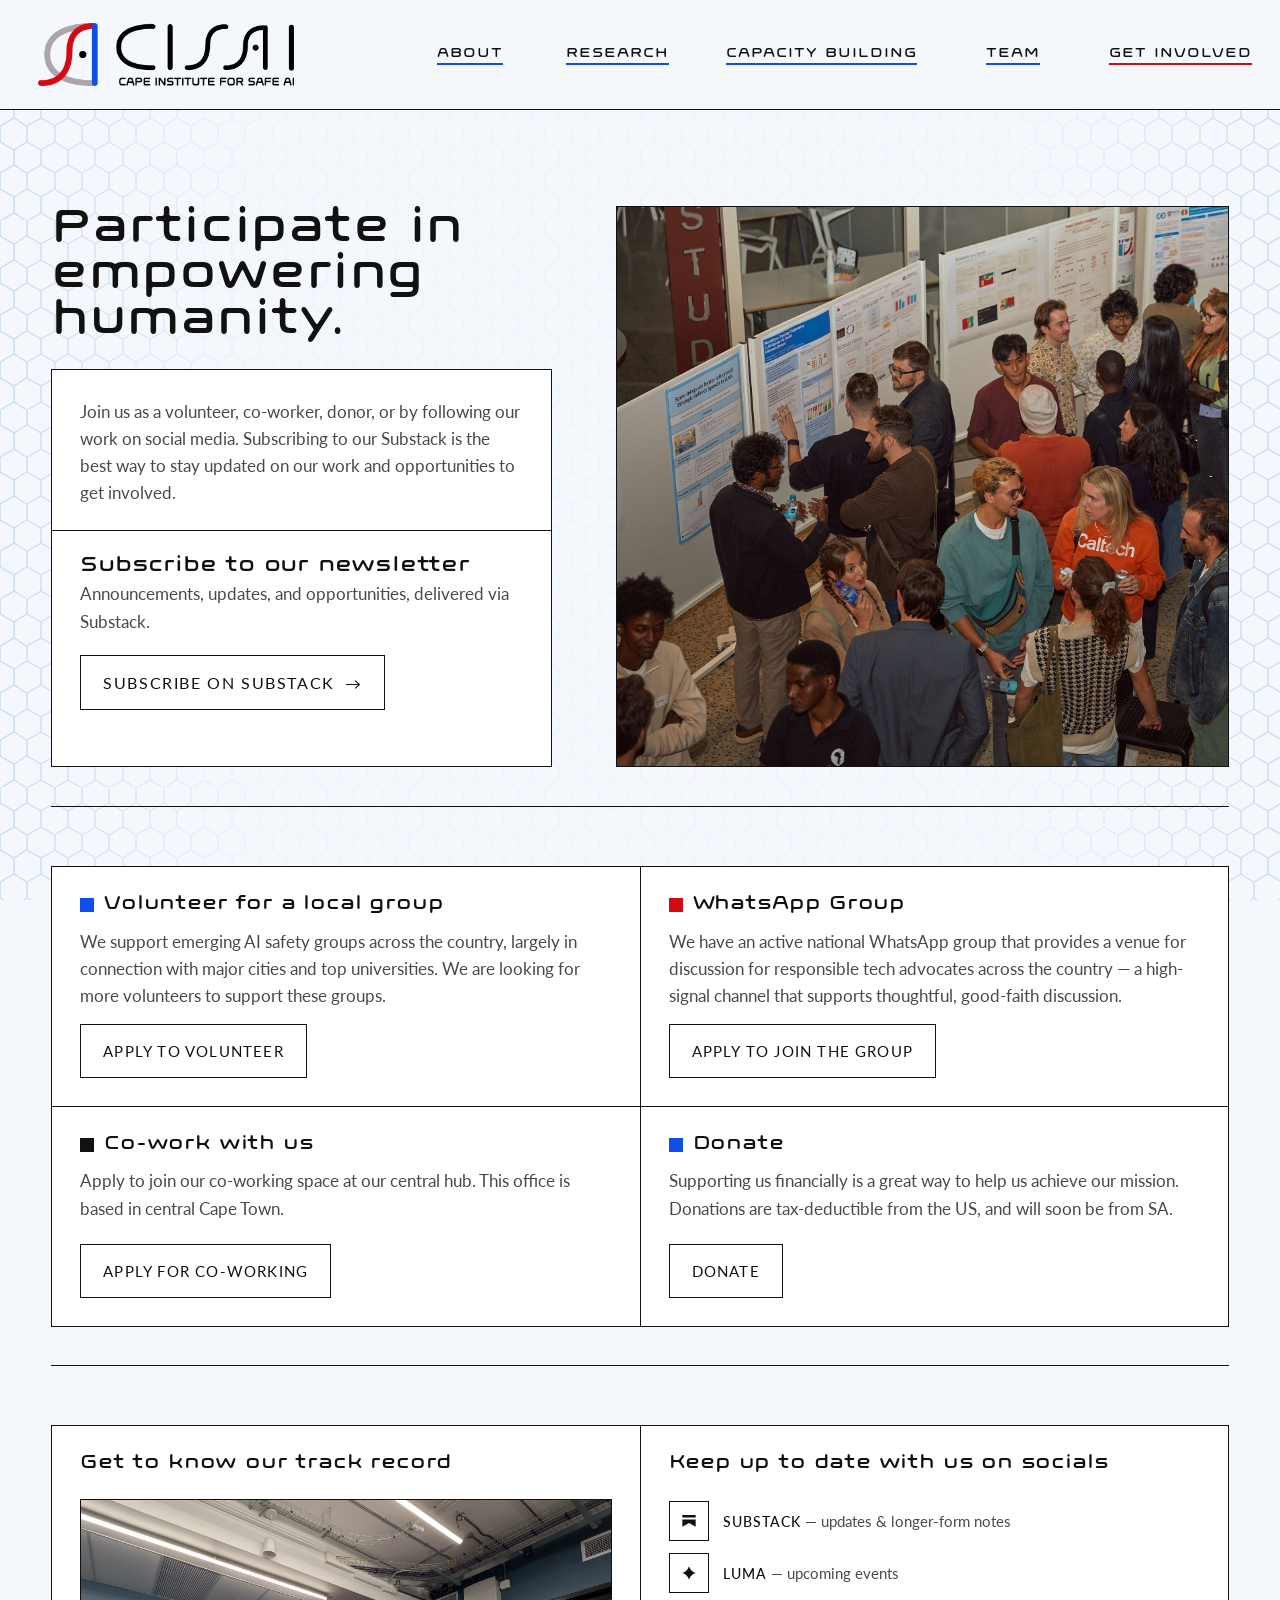
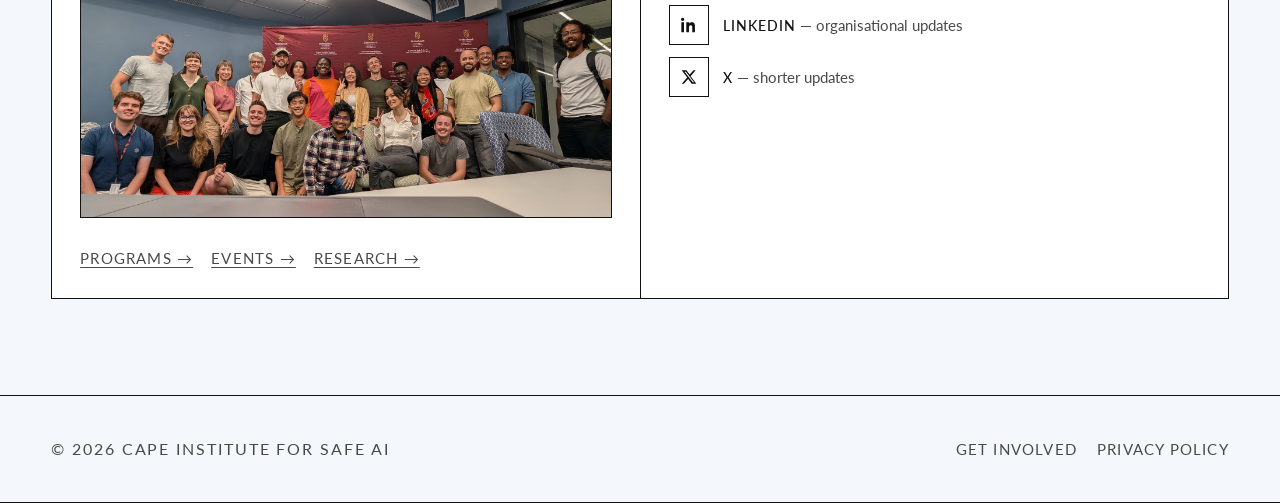
<file: get-involved.html>
<!DOCTYPE html>
<html lang="en">
<head>
<meta charset="UTF-8" />
<meta name="viewport" content="width=device-width, initial-scale=1" />
<title>Get Involved — Cape Institute for Safe AI</title>
<meta name="description" content="Volunteer, apply, co-work, follow, or donate to the Cape Institute for Safe AI (CISAI)." />
<link rel="icon" type="image/png" href="assets/images/mark.png?v=1789130660" />

<link rel="preconnect" href="https://fonts.googleapis.com">
<link rel="preconnect" href="https://fonts.gstatic.com" crossorigin>
<link rel="preload" as="style" href="https://fonts.googleapis.com/css2?family=Lato:wght@400;700;900&display=swap">
<link href="https://fonts.googleapis.com/css2?family=Lato:wght@400;700;900&display=swap" rel="stylesheet" media="print" onload="this.media='all'">
<noscript><link href="https://fonts.googleapis.com/css2?family=Lato:wght@400;700;900&display=swap" rel="stylesheet"></noscript>

<link rel="preload" href="assets/fonts/Axion.otf" as="font" type="font/otf" crossorigin />
<link rel="stylesheet" href="assets/css/style.css" />
<script data-goatcounter="https://cisai.goatcounter.com/count"
        async src="//gc.zgo.at/count.js"></script>
</head>
<body>

<header class="site-header">
  <div class="wrap site-header__inner">
    <a href="index.html#home" class="logo-link" aria-label="Cape Institute for Safe AI — home">
      <img src="assets/images/logo.png?v=1789130660" alt="Cape Institute for Safe AI" />
    </a>
    <nav class="site-nav" id="site-nav">
      <a href="index.html#about"><span class="nav-label">About</span></a>
      <a href="research.html"><span class="nav-label">Research</span></a>
      <div class="nav-item">
        <a href="capacity-building.html"><span class="nav-label">Capacity Building</span></a>
        <div class="nav-dropdown">
          <a href="programs.html">Programs</a>
          <a href="events.html">Events</a>
          <a href="https://tally.so/r/obO5q1" target="_blank" rel="noopener">Co-working Space</a>
        </div>
      </div>
      <a href="team.html"><span class="nav-label">Team</span></a>
      <a href="get-involved.html"><span class="nav-label">Get Involved</span></a>
    </nav>
    <button class="nav-toggle" id="nav-toggle" aria-expanded="false" aria-controls="site-nav" aria-label="Toggle navigation menu">
      <svg width="24" height="16" viewBox="0 0 24 16" fill="none" xmlns="http://www.w3.org/2000/svg" aria-hidden="true">
        <line x1="0" y1="1" x2="24" y2="1" stroke="#111111" stroke-width="2"/>
        <line x1="0" y1="8" x2="24" y2="8" stroke="#111111" stroke-width="2"/>
        <line x1="0" y1="15" x2="24" y2="15" stroke="#111111" stroke-width="2"/>
      </svg>
    </button>
  </div>
</header>

<main>

  <!-- HERO + MAILING LIST -->
  <section class="section section--tight-bottom" id="involved-hero">
    <div class="wrap about__grid">
      <div>
        <h1 class="section-title" style="max-width: none;">Participate in empowering humanity.</h1>
        <div class="prose-box" style="margin-top: 24px;">
        <p class="body-lead">
          Join us as a volunteer, co-worker, donor, or by following our work on social media. Subscribing to
          our Substack is the best way to stay updated on our work and opportunities to get involved.
        </p>
        <div class="cta-box cta-box--joined">
          <h2 style="font-size: 20px; margin-bottom: 4px;">Subscribe to our newsletter</h2>
          <p style="color: var(--color-muted); font-size: var(--text-body); margin: 0 0 20px;">Announcements, updates, and opportunities, delivered via Substack.</p>
          <a class="btn" href="https://cisai.substack.com/subscribe" target="_blank" rel="noopener">Subscribe on Substack <span class="arrow">&rarr;</span></a>
        </div>
        </div>
      </div>
      <div class="framed page-hero__image page-hero__image--fill">
        <img src="assets/images/get-involved-image.jpg" alt="CISAI community members attending an AI safety event" loading="lazy" />
      </div>
    </div>
  </section>

  <!-- ACTIONS -->
  <section class="section section--tight-top section--tight-bottom" id="involved-actions">
    <div class="wrap">
      <div class="card-grid card-grid--2">
        <div class="card">
          <div class="card-heading"><span class="swatch"></span><h3>Volunteer for a local group</h3></div>
          <p>We support emerging AI safety groups across the country, largely in connection with major cities and top universities. We are looking for more volunteers to support these groups.</p>
          <a class="card-meta btn" href="https://tally.so/r/w4gD7b" target="_blank" rel="noopener">Apply to volunteer</a>
        </div>
        <div class="card">
          <div class="card-heading"><span class="swatch"></span><h3>WhatsApp Group</h3></div>
          <p>We have an active national WhatsApp group that provides a venue for discussion for responsible tech advocates across the country — a high-signal channel that supports thoughtful, good-faith discussion.</p>
          <a class="card-meta btn" href="https://tally.so/r/EkRKDN" target="_blank" rel="noopener">Apply to join the group</a>
        </div>
        <div class="card">
          <div class="card-heading"><span class="swatch"></span><h3>Co-work with us</h3></div>
          <p>Apply to join our co-working space at our central hub. This office is based in central Cape Town.</p>
          <a class="card-meta btn" href="https://tally.so/r/obO5q1" target="_blank" rel="noopener">Apply for co-working</a>
        </div>
        <div class="card">
          <div class="card-heading"><span class="swatch"></span><h3>Donate</h3></div>
          <p>Supporting us financially is a great way to help us achieve our mission. Donations are tax-deductible from the US, and will soon be from SA.</p>
          <a class="card-meta btn" href="https://www.every.org/cape-institute-for-safe-ai" target="_blank" rel="noopener">Donate</a>
        </div>
      </div>
    </div>
  </section>

  <!-- NOT SURE HOW TO CONTRIBUTE -->
  <section class="section section--tight-top" id="involved-more">
    <div class="wrap">
      <div class="card-grid card-grid--2">
        <div class="card" style="min-height: 0;">
          <h3>Get to know our track record</h3>
          <img src="assets/images/stellies_ai_safety_workshop.jpeg" alt="Participants at the Stellenbosch AI safety workshop" loading="lazy" style="width: 100%; height: auto; margin-top: 12px; border: var(--border);" />
          <div style="display: flex; gap: 18px; flex-wrap: wrap; margin-top: 14px;">
            <a class="card-meta" href="programs.html">Programs &rarr;</a>
            <a class="card-meta" href="events.html">Events &rarr;</a>
            <a class="card-meta" href="research.html">Research &rarr;</a>
          </div>
        </div>
        <div class="card" style="min-height: 0;">
          <h3>Keep up to date with us on socials</h3>
          <ul class="social-list">
            <li><a href="https://cisai.substack.com/" target="_blank" rel="noopener"><span class="social-list__icon" aria-hidden="true"><svg viewBox="0 0 24 24"><path d="M22 6.6H2V4.9h20v1.7zM2 9.8v10.7l10-5.5 10 5.5V9.8H2zM22 3H2v1.7h20V3z"/></svg></span><span class="social-list__label"><strong>Substack</strong> &mdash; updates &amp; longer-form notes</span></a></li>
            <li><a href="https://luma.com/cisai" target="_blank" rel="noopener"><span class="social-list__icon" aria-hidden="true"><svg viewBox="0 0 24 24"><path d="M12 2c1.6 5.2 4.8 8.4 10 10-5.2 1.6-8.4 4.8-10 10-1.6-5.2-4.8-8.4-10-10 5.2-1.6 8.4-4.8 10-10z"/></svg></span><span class="social-list__label"><strong>Luma</strong> &mdash; upcoming events</span></a></li>
            <li><a href="https://www.linkedin.com/company/cisai-npc/" target="_blank" rel="noopener"><span class="social-list__icon" aria-hidden="true"><svg viewBox="0 0 24 24"><path d="M4.98 3.5C4.98 4.88 3.87 6 2.5 6S0 4.88 0 3.5 1.12 1 2.5 1s2.48 1.12 2.48 2.5zM.5 8h4V23h-4V8zM8.5 8h3.8v2.05h.05c.53-1 1.83-2.05 3.77-2.05 4.03 0 4.78 2.65 4.78 6.1V23h-4v-6.9c0-1.65-.03-3.77-2.3-3.77-2.3 0-2.65 1.8-2.65 3.65V23h-4V8z"/></svg></span><span class="social-list__label"><strong>LinkedIn</strong> &mdash; organisational updates</span></a></li>
            <li><a href="https://x.com/cisai_npc" target="_blank" rel="noopener"><span class="social-list__icon" aria-hidden="true"><svg viewBox="0 0 24 24"><path d="M18.9 2H22l-7.6 8.7L23 22h-6.9l-5.4-6.9L4.4 22H1.2l8.1-9.3L1 2h7.1l4.9 6.3L18.9 2zm-1.2 18h1.9L7.4 4H5.4l12.3 16z"/></svg></span><span class="social-list__label"><strong>X</strong> &mdash; shorter updates</span></a></li>
          </ul>
        </div>
      </div>
    </div>
  </section>

</main>

<footer class="site-footer">
  <div class="wrap site-footer__inner">
    <span class="mono-label">&copy; <span id="year"></span> Cape Institute for Safe AI</span>
    <div class="footer-links">
      <a href="get-involved.html">Get Involved</a>
      <a href="privacy.html">Privacy Policy</a>
    </div>
  </div>
</footer>

<script src="assets/js/main.js" defer></script>
</body>
</html>
</file>
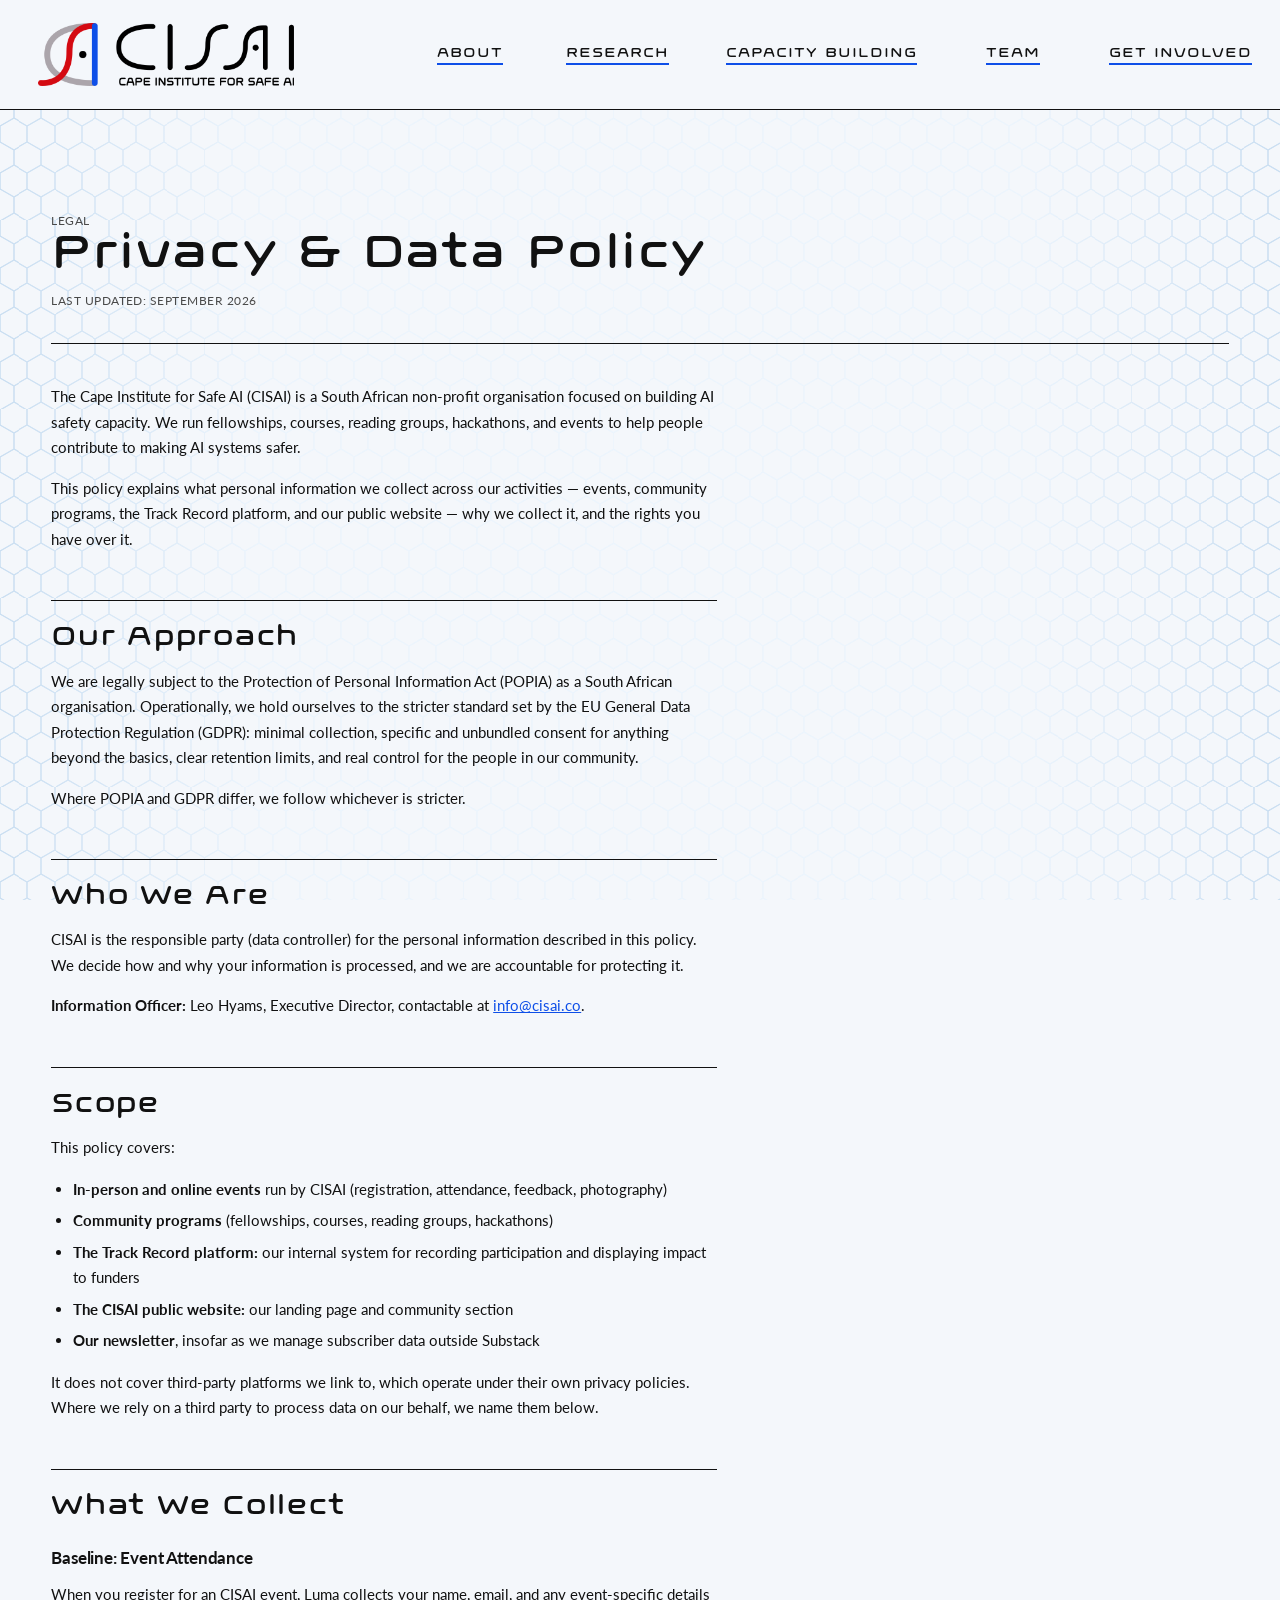
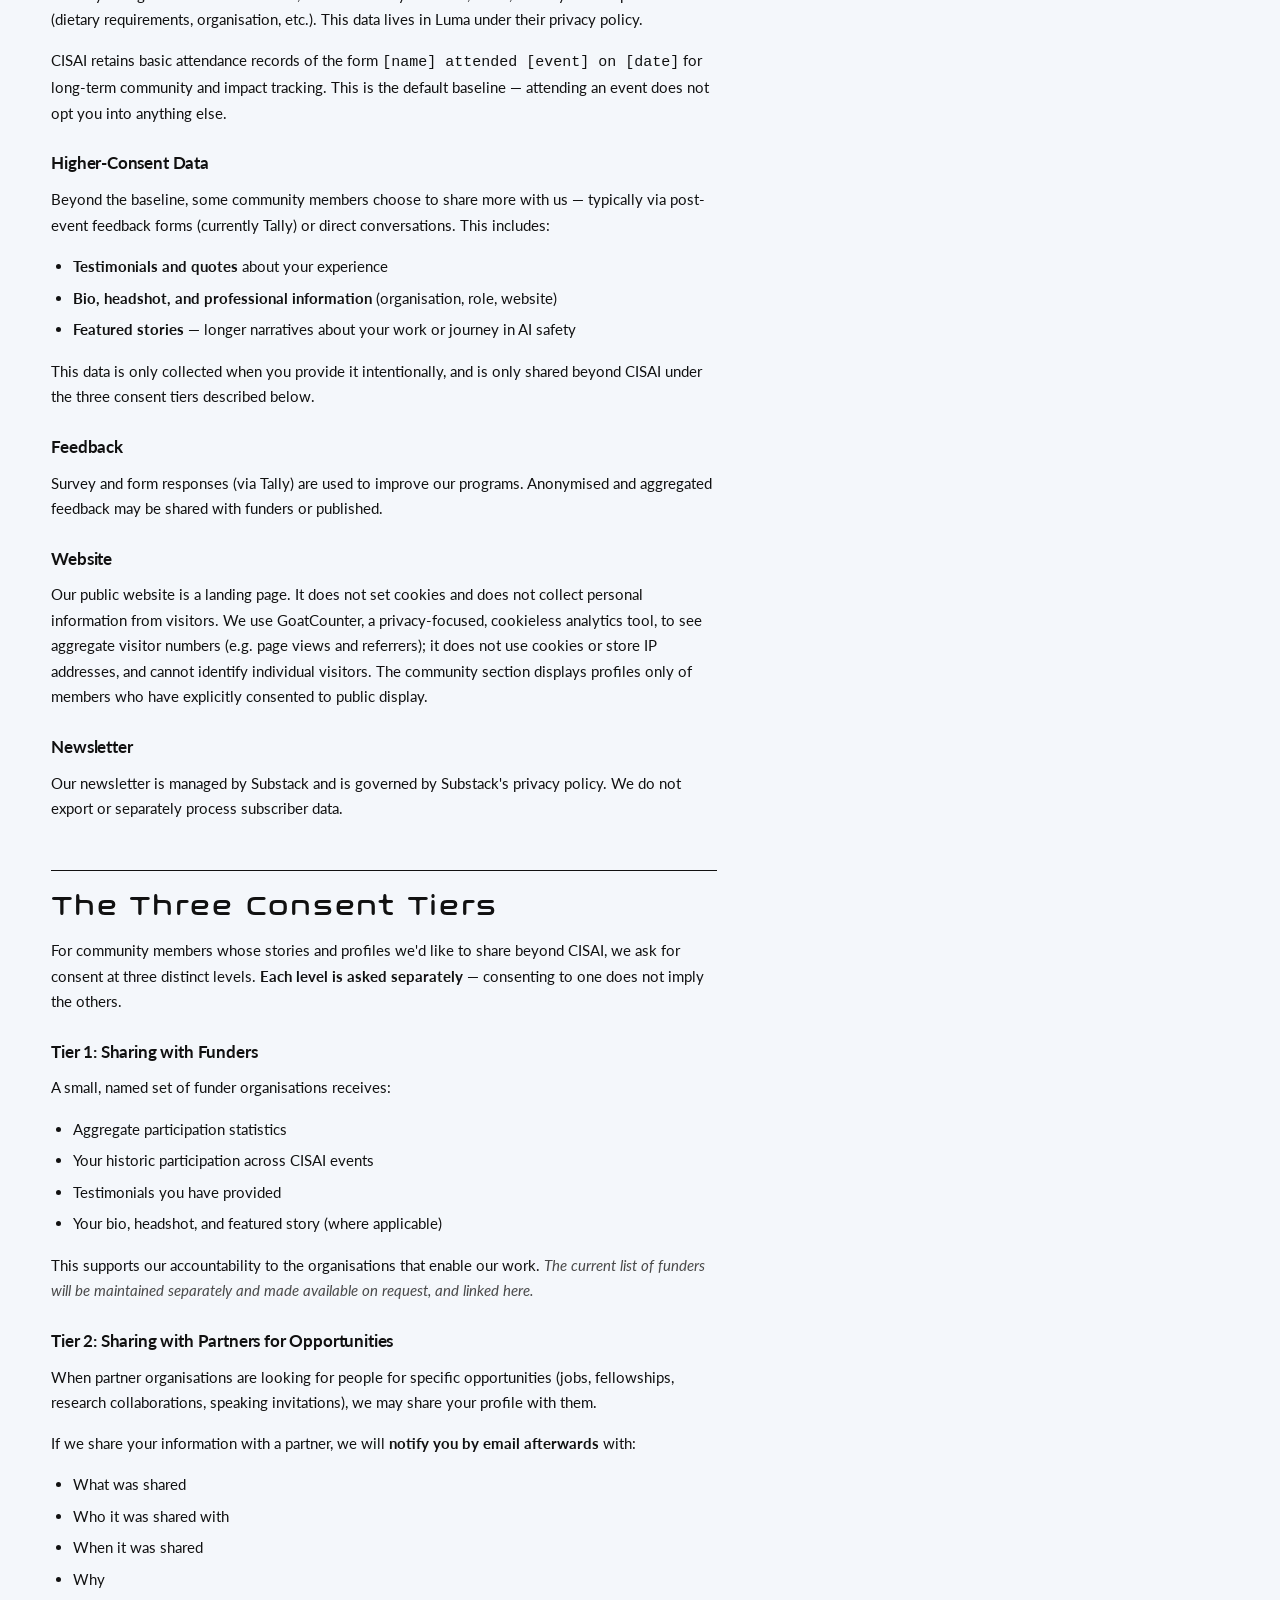
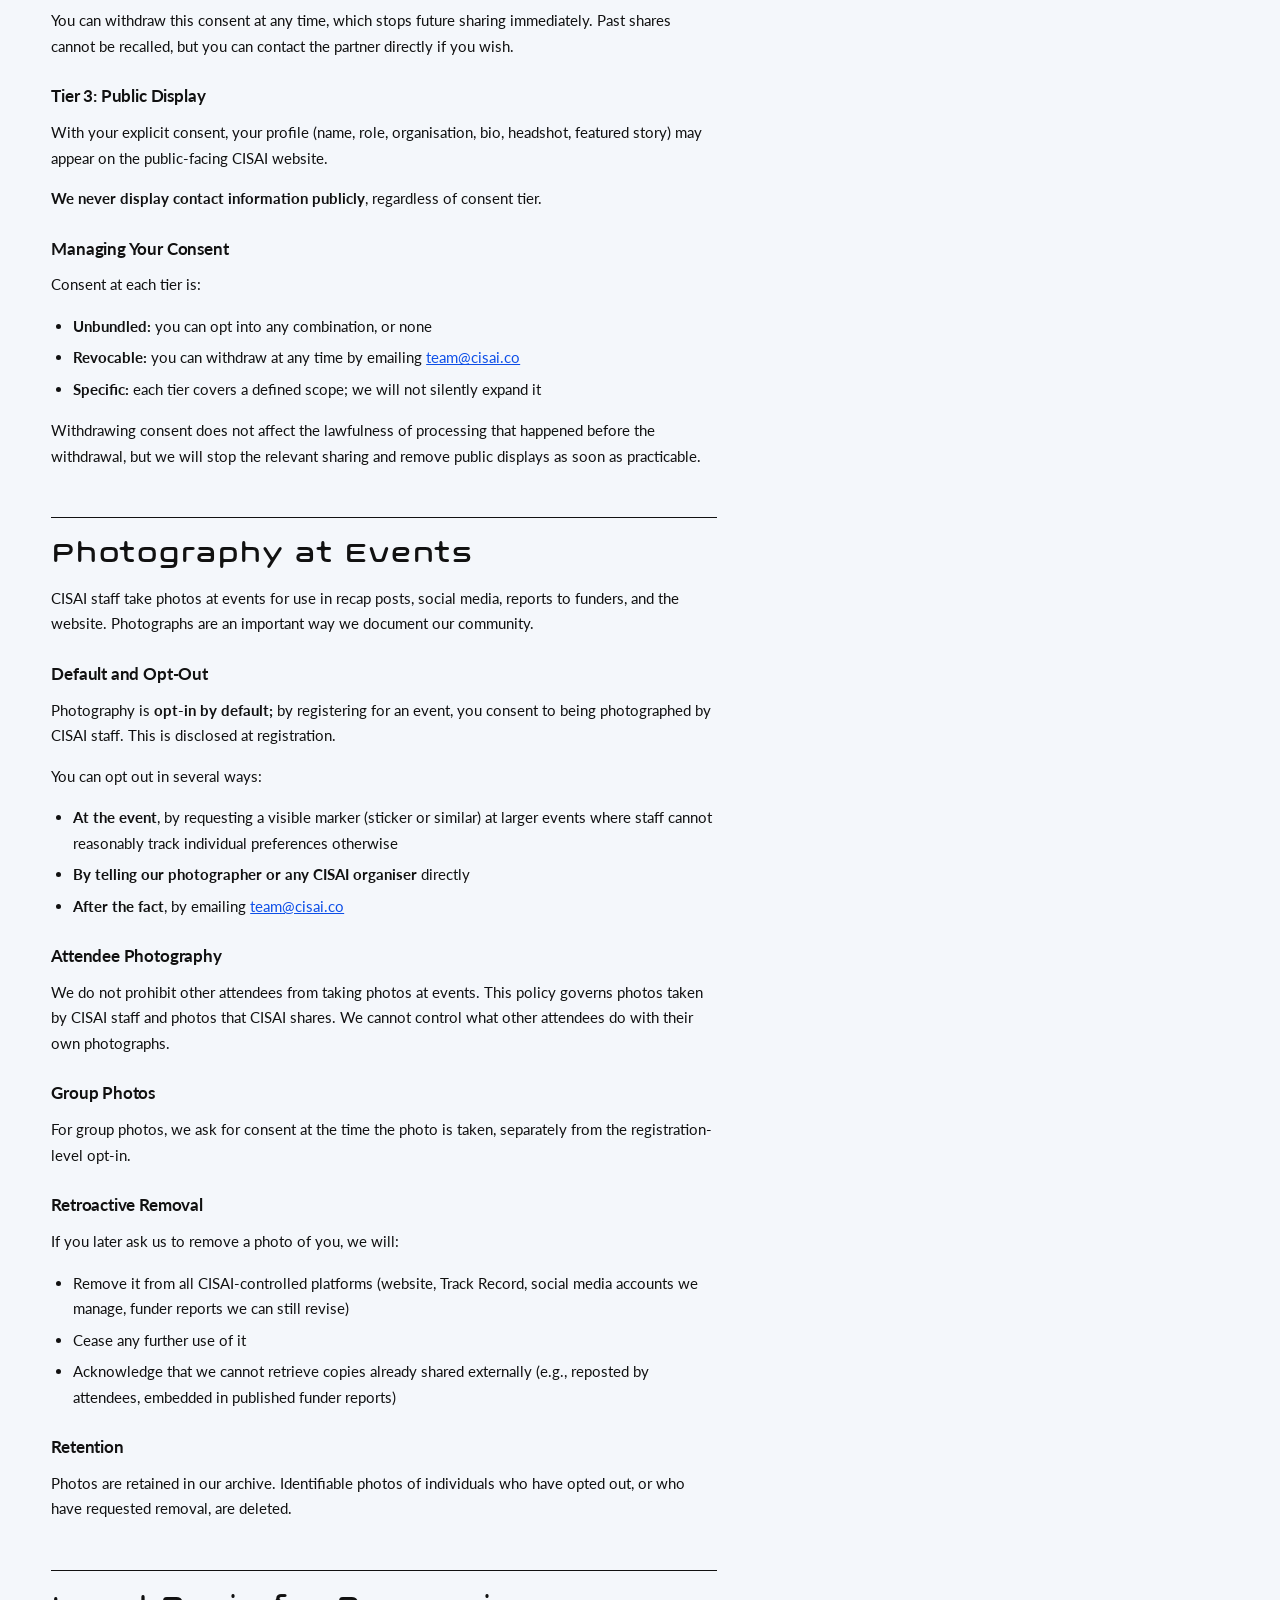
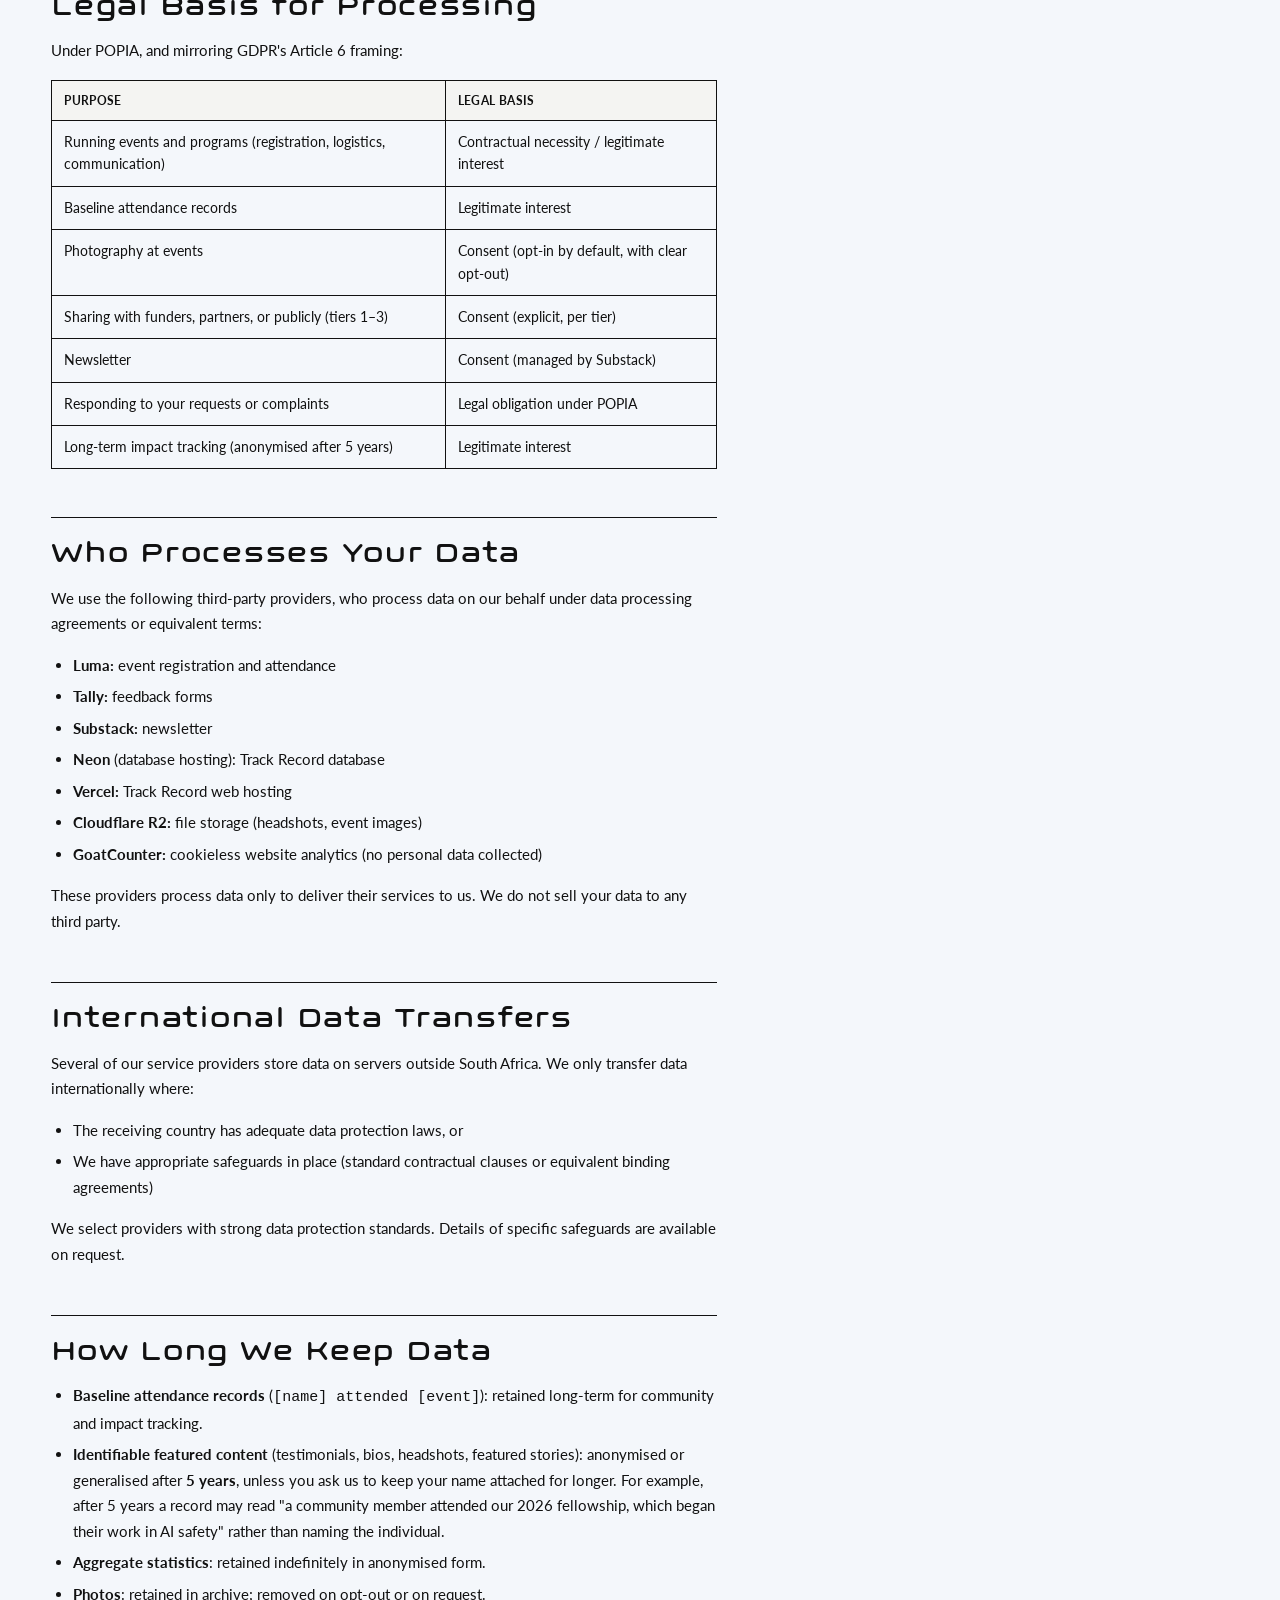
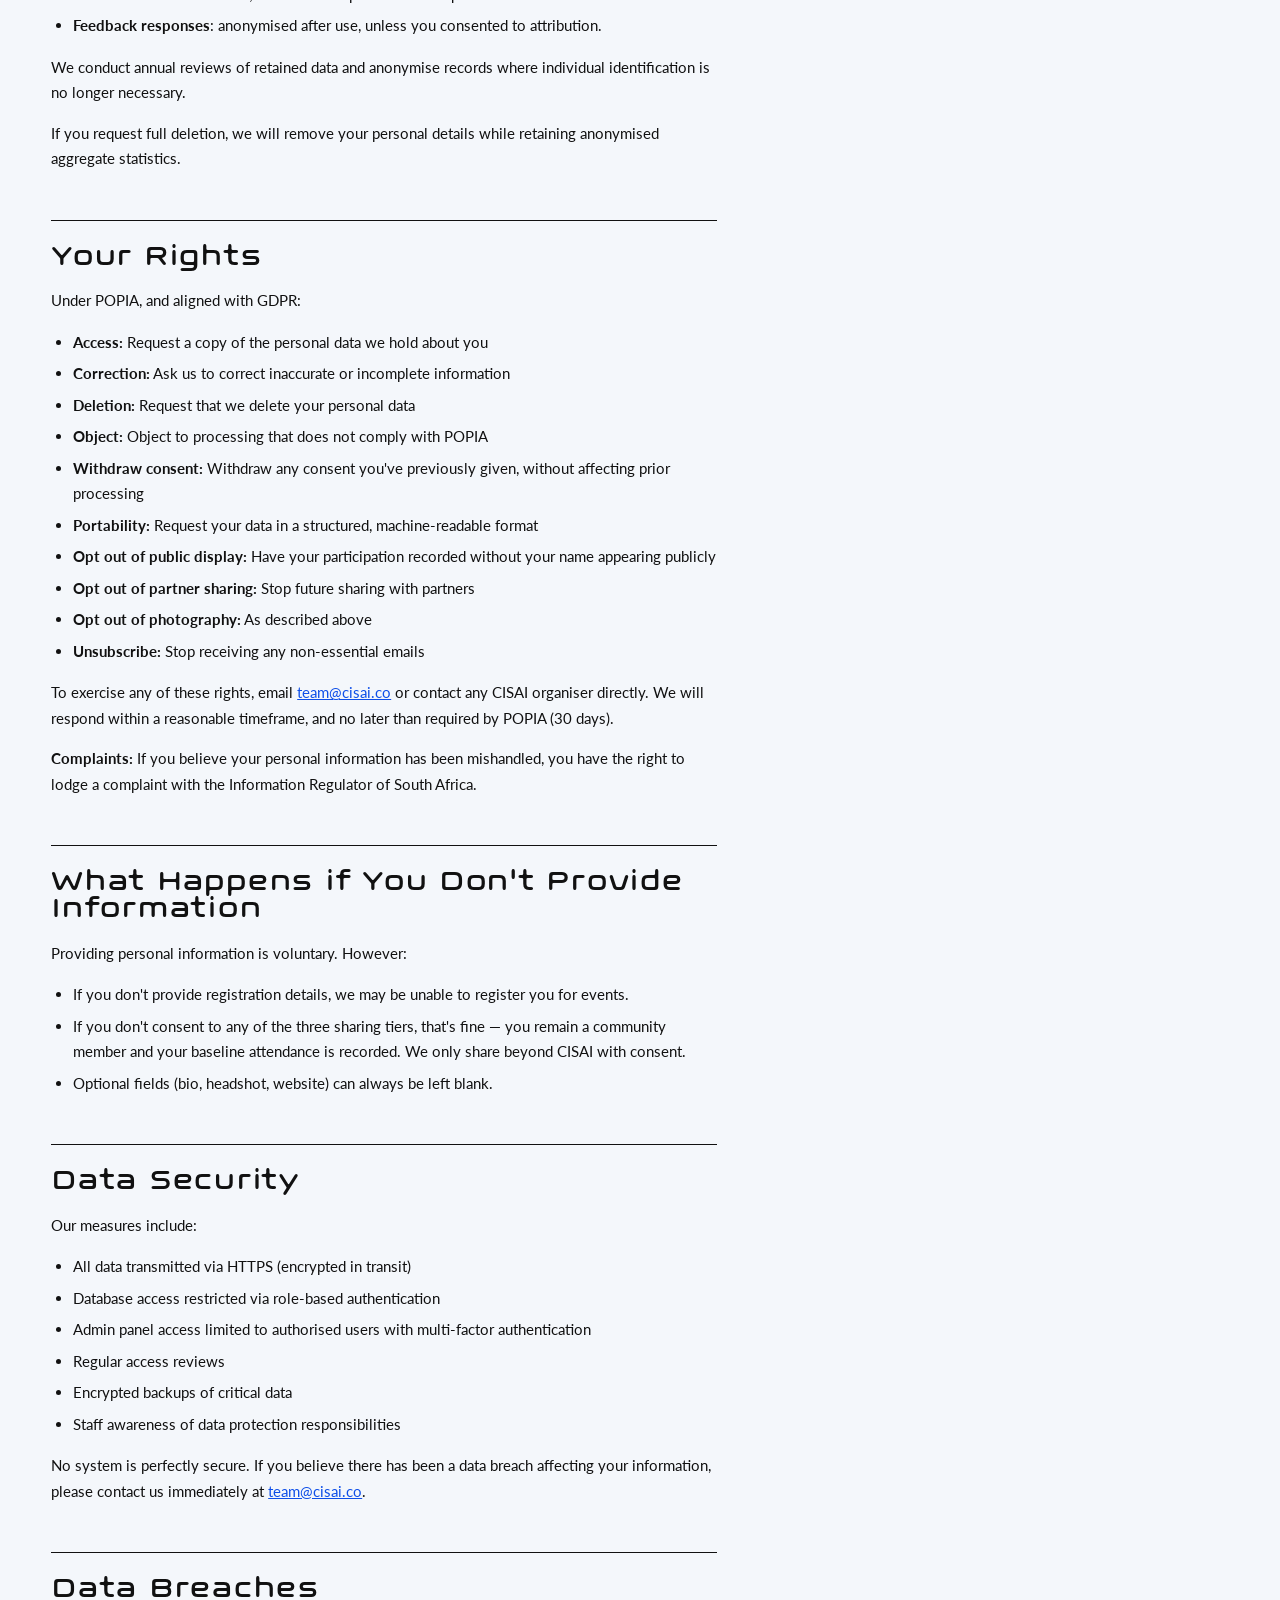
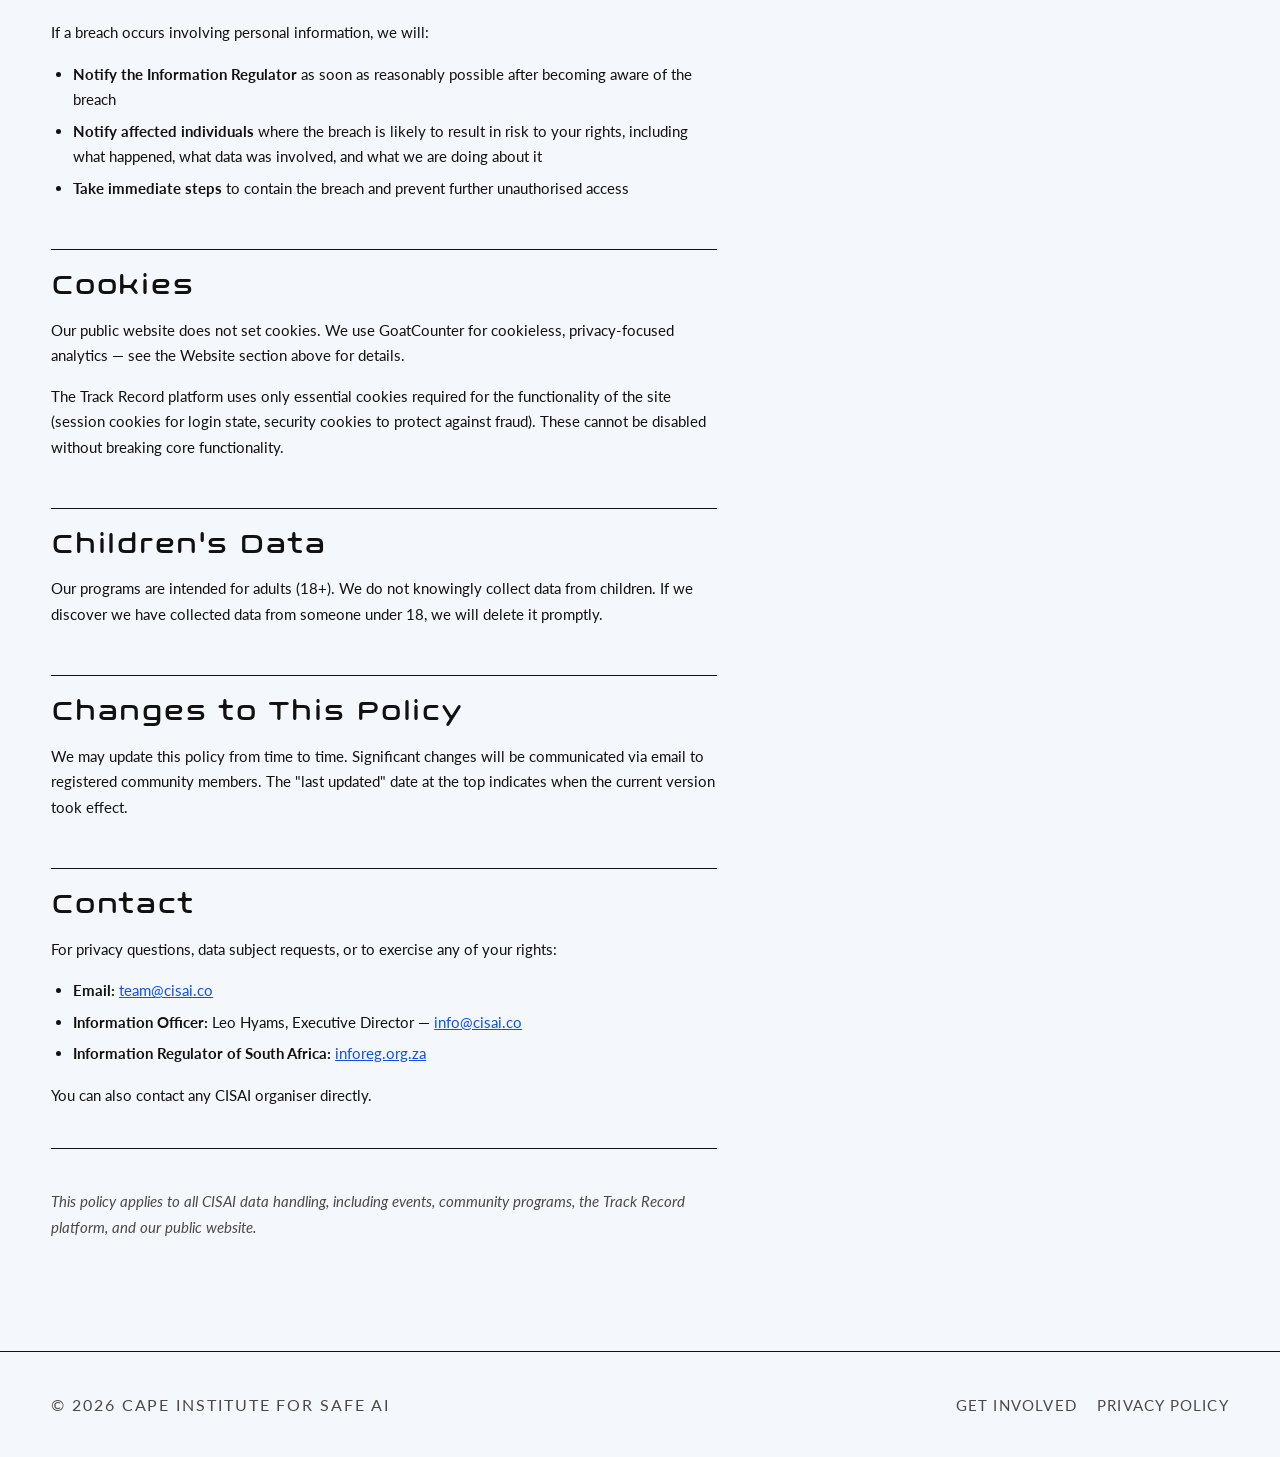
<file: privacy.html>
<!DOCTYPE html>
<html lang="en">
<head>
<meta charset="UTF-8" />
<meta name="viewport" content="width=device-width, initial-scale=1" />
<title>Privacy &amp; Data Policy — Cape Institute for Safe AI</title>
<meta name="description" content="Privacy and data policy for the Cape Institute for Safe AI (CISAI)." />
<meta name="robots" content="noindex" />
<link rel="icon" type="image/png" href="assets/images/mark.png?v=1789130660" />

<link rel="preconnect" href="https://fonts.googleapis.com">
<link rel="preconnect" href="https://fonts.gstatic.com" crossorigin>
<link rel="preload" as="style" href="https://fonts.googleapis.com/css2?family=Lato:wght@400;700;900&display=swap">
<link href="https://fonts.googleapis.com/css2?family=Lato:wght@400;700;900&display=swap" rel="stylesheet" media="print" onload="this.media='all'">
<noscript><link href="https://fonts.googleapis.com/css2?family=Lato:wght@400;700;900&display=swap" rel="stylesheet"></noscript>

<link rel="preload" href="assets/fonts/Axion.otf" as="font" type="font/otf" crossorigin />
<link rel="stylesheet" href="assets/css/style.css" />
<style>
  .policy {
    padding: var(--section-pad) 0;
  }
  .policy__header {
    border-bottom: var(--border);
    padding-bottom: 32px;
    margin-bottom: 40px;
  }
  .policy__header h1 {
    font-family: var(--font-display);
    font-size: clamp(28px, 4vw, 44px);
    margin: 0 0 8px;
  }
  .policy .mono-label {
    font-family: var(--font-mono);
    text-transform: uppercase;
    letter-spacing: 0.04em;
    font-size: 12px;
    color: var(--color-muted);
  }
  .policy__body {
    max-width: 74ch;
  }
  .policy__body h2 {
    font-family: var(--font-display);
    font-size: clamp(20px, 2.4vw, 26px);
    margin: 48px 0 16px;
    border-top: var(--border);
    padding-top: 24px;
  }
  .policy__body h2:first-child {
    border-top: none;
    padding-top: 0;
    margin-top: 0;
  }
  .policy__body h3 {
    font-family: var(--font-body);
    font-weight: 700;
    font-size: 17px;
    margin: 28px 0 10px;
  }
  .policy__body p,
  .policy__body li {
    color: var(--color-ink);
    font-size: 15px;
    line-height: 1.7;
  }
  .policy__body ul,
  .policy__body ol {
    padding-left: 22px;
  }
  .policy__body li + li {
    margin-top: 6px;
  }
  .policy__body a {
    color: var(--color-blue);
  }
  .policy__body table {
    width: 100%;
    border-collapse: collapse;
    font-size: 14px;
    margin: 16px 0;
  }
  .policy__body th,
  .policy__body td {
    border: var(--border);
    padding: 10px 12px;
    text-align: left;
    vertical-align: top;
  }
  .policy__body th {
    font-family: var(--font-mono);
    font-size: 12px;
    text-transform: uppercase;
    letter-spacing: 0.03em;
    background: var(--color-faint);
  }
  .policy__body hr {
    border: none;
    border-top: var(--border);
    margin: 40px 0;
  }
  .policy__body em {
    color: var(--color-muted);
  }
</style>
<script data-goatcounter="https://cisai.goatcounter.com/count"
        async src="//gc.zgo.at/count.js"></script>
</head>
<body>

<header class="site-header">
  <div class="wrap site-header__inner">
    <a href="index.html#home" class="logo-link" aria-label="Cape Institute for Safe AI — home">
      <img src="assets/images/logo.png?v=1789130660" alt="Cape Institute for Safe AI" />
    </a>
    <nav class="site-nav" id="site-nav">
      <a href="index.html#about"><span class="nav-label">About</span></a>
      <a href="research.html"><span class="nav-label">Research</span></a>
      <div class="nav-item">
        <a href="capacity-building.html"><span class="nav-label">Capacity Building</span></a>
        <div class="nav-dropdown">
          <a href="programs.html">Programs</a>
          <a href="events.html">Events</a>
          <a href="https://tally.so/r/obO5q1" target="_blank" rel="noopener">Co-working Space</a>
        </div>
      </div>
      <a href="team.html"><span class="nav-label">Team</span></a>
      <a href="get-involved.html"><span class="nav-label">Get Involved</span></a>
    </nav>
    <button class="nav-toggle" id="nav-toggle" aria-expanded="false" aria-controls="site-nav" aria-label="Toggle navigation menu">
      <svg width="24" height="16" viewBox="0 0 24 16" fill="none" xmlns="http://www.w3.org/2000/svg" aria-hidden="true">
        <line x1="0" y1="1" x2="24" y2="1" stroke="#111111" stroke-width="2"/>
        <line x1="0" y1="8" x2="24" y2="8" stroke="#111111" stroke-width="2"/>
        <line x1="0" y1="15" x2="24" y2="15" stroke="#111111" stroke-width="2"/>
      </svg>
    </button>
  </div>
</header>

<main>
  <section class="policy">
    <div class="wrap">
      <div class="policy__header">
        <span class="mono-label">Legal</span>
        <h1>Privacy &amp; Data Policy</h1>
        <span class="mono-label">Last updated: September 2026</span>
      </div>

      <div class="policy__body">
        <p>The Cape Institute for Safe AI (CISAI) is a South African non-profit organisation focused on building AI safety capacity. We run fellowships, courses, reading groups, hackathons, and events to help people contribute to making AI systems safer.</p>
        <p>This policy explains what personal information we collect across our activities — events, community programs, the Track Record platform, and our public website — why we collect it, and the rights you have over it.</p>

        <h2>Our Approach</h2>
        <p>We are legally subject to the Protection of Personal Information Act (POPIA) as a South African organisation. Operationally, we hold ourselves to the stricter standard set by the EU General Data Protection Regulation (GDPR): minimal collection, specific and unbundled consent for anything beyond the basics, clear retention limits, and real control for the people in our community.</p>
        <p>Where POPIA and GDPR differ, we follow whichever is stricter.</p>

        <h2>Who We Are</h2>
        <p>CISAI is the responsible party (data controller) for the personal information described in this policy. We decide how and why your information is processed, and we are accountable for protecting it.</p>
        <p><strong>Information Officer:</strong> Leo Hyams, Executive Director, contactable at <a href="mailto:info@cisai.co">info@cisai.co</a>.</p>

        <h2>Scope</h2>
        <p>This policy covers:</p>
        <ul>
          <li><strong>In-person and online events</strong> run by CISAI (registration, attendance, feedback, photography)</li>
          <li><strong>Community programs</strong> (fellowships, courses, reading groups, hackathons)</li>
          <li><strong>The Track Record platform:</strong> our internal system for recording participation and displaying impact to funders</li>
          <li><strong>The CISAI public website:</strong> our landing page and community section</li>
          <li><strong>Our newsletter</strong>, insofar as we manage subscriber data outside Substack</li>
        </ul>
        <p>It does not cover third-party platforms we link to, which operate under their own privacy policies. Where we rely on a third party to process data on our behalf, we name them below.</p>

        <h2>What We Collect</h2>
        <h3>Baseline: Event Attendance</h3>
        <p>When you register for an CISAI event, Luma collects your name, email, and any event-specific details (dietary requirements, organisation, etc.). This data lives in Luma under their privacy policy.</p>
        <p>CISAI retains basic attendance records of the form <code>[name] attended [event] on [date]</code> for long-term community and impact tracking. This is the default baseline — attending an event does not opt you into anything else.</p>

        <h3>Higher-Consent Data</h3>
        <p>Beyond the baseline, some community members choose to share more with us — typically via post-event feedback forms (currently Tally) or direct conversations. This includes:</p>
        <ul>
          <li><strong>Testimonials and quotes</strong> about your experience</li>
          <li><strong>Bio, headshot, and professional information</strong> (organisation, role, website)</li>
          <li><strong>Featured stories</strong> — longer narratives about your work or journey in AI safety</li>
        </ul>
        <p>This data is only collected when you provide it intentionally, and is only shared beyond CISAI under the three consent tiers described below.</p>

        <h3>Feedback</h3>
        <p>Survey and form responses (via Tally) are used to improve our programs. Anonymised and aggregated feedback may be shared with funders or published.</p>

        <h3>Website</h3>
        <p>Our public website is a landing page. It does not set cookies and does not collect personal information from visitors. We use GoatCounter, a privacy-focused, cookieless analytics tool, to see aggregate visitor numbers (e.g. page views and referrers); it does not use cookies or store IP addresses, and cannot identify individual visitors. The community section displays profiles only of members who have explicitly consented to public display.</p>

        <h3>Newsletter</h3>
        <p>Our newsletter is managed by Substack and is governed by Substack's privacy policy. We do not export or separately process subscriber data.</p>

        <h2>The Three Consent Tiers</h2>
        <p>For community members whose stories and profiles we'd like to share beyond CISAI, we ask for consent at three distinct levels. <strong>Each level is asked separately</strong> — consenting to one does not imply the others.</p>

        <h3>Tier 1: Sharing with Funders</h3>
        <p>A small, named set of funder organisations receives:</p>
        <ul>
          <li>Aggregate participation statistics</li>
          <li>Your historic participation across CISAI events</li>
          <li>Testimonials you have provided</li>
          <li>Your bio, headshot, and featured story (where applicable)</li>
        </ul>
        <p>This supports our accountability to the organisations that enable our work. <em>The current list of funders will be maintained separately and made available on request, and linked here.</em></p>

        <h3>Tier 2: Sharing with Partners for Opportunities</h3>
        <p>When partner organisations are looking for people for specific opportunities (jobs, fellowships, research collaborations, speaking invitations), we may share your profile with them.</p>
        <p>If we share your information with a partner, we will <strong>notify you by email afterwards</strong> with:</p>
        <ul>
          <li>What was shared</li>
          <li>Who it was shared with</li>
          <li>When it was shared</li>
          <li>Why</li>
        </ul>
        <p>You can withdraw this consent at any time, which stops future sharing immediately. Past shares cannot be recalled, but you can contact the partner directly if you wish.</p>

        <h3>Tier 3: Public Display</h3>
        <p>With your explicit consent, your profile (name, role, organisation, bio, headshot, featured story) may appear on the public-facing CISAI website.</p>
        <p><strong>We never display contact information publicly</strong>, regardless of consent tier.</p>

        <h3>Managing Your Consent</h3>
        <p>Consent at each tier is:</p>
        <ul>
          <li><strong>Unbundled:</strong> you can opt into any combination, or none</li>
          <li><strong>Revocable:</strong> you can withdraw at any time by emailing <a href="mailto:team@cisai.co">team@cisai.co</a></li>
          <li><strong>Specific:</strong> each tier covers a defined scope; we will not silently expand it</li>
        </ul>
        <p>Withdrawing consent does not affect the lawfulness of processing that happened before the withdrawal, but we will stop the relevant sharing and remove public displays as soon as practicable.</p>

        <h2>Photography at Events</h2>
        <p>CISAI staff take photos at events for use in recap posts, social media, reports to funders, and the website. Photographs are an important way we document our community.</p>

        <h3>Default and Opt-Out</h3>
        <p>Photography is <strong>opt-in by default;</strong> by registering for an event, you consent to being photographed by CISAI staff. This is disclosed at registration.</p>
        <p>You can opt out in several ways:</p>
        <ul>
          <li><strong>At the event</strong>, by requesting a visible marker (sticker or similar) at larger events where staff cannot reasonably track individual preferences otherwise</li>
          <li><strong>By telling our photographer or any CISAI organiser</strong> directly</li>
          <li><strong>After the fact</strong>, by emailing <a href="mailto:team@cisai.co">team@cisai.co</a></li>
        </ul>

        <h3>Attendee Photography</h3>
        <p>We do not prohibit other attendees from taking photos at events. This policy governs photos taken by CISAI staff and photos that CISAI shares. We cannot control what other attendees do with their own photographs.</p>

        <h3>Group Photos</h3>
        <p>For group photos, we ask for consent at the time the photo is taken, separately from the registration-level opt-in.</p>

        <h3>Retroactive Removal</h3>
        <p>If you later ask us to remove a photo of you, we will:</p>
        <ul>
          <li>Remove it from all CISAI-controlled platforms (website, Track Record, social media accounts we manage, funder reports we can still revise)</li>
          <li>Cease any further use of it</li>
          <li>Acknowledge that we cannot retrieve copies already shared externally (e.g., reposted by attendees, embedded in published funder reports)</li>
        </ul>

        <h3>Retention</h3>
        <p>Photos are retained in our archive. Identifiable photos of individuals who have opted out, or who have requested removal, are deleted.</p>

        <h2>Legal Basis for Processing</h2>
        <p>Under POPIA, and mirroring GDPR's Article 6 framing:</p>
        <table>
          <thead>
            <tr><th>Purpose</th><th>Legal basis</th></tr>
          </thead>
          <tbody>
            <tr><td>Running events and programs (registration, logistics, communication)</td><td>Contractual necessity / legitimate interest</td></tr>
            <tr><td>Baseline attendance records</td><td>Legitimate interest</td></tr>
            <tr><td>Photography at events</td><td>Consent (opt-in by default, with clear opt-out)</td></tr>
            <tr><td>Sharing with funders, partners, or publicly (tiers 1–3)</td><td>Consent (explicit, per tier)</td></tr>
            <tr><td>Newsletter</td><td>Consent (managed by Substack)</td></tr>
            <tr><td>Responding to your requests or complaints</td><td>Legal obligation under POPIA</td></tr>
            <tr><td>Long-term impact tracking (anonymised after 5 years)</td><td>Legitimate interest</td></tr>
          </tbody>
        </table>

        <h2>Who Processes Your Data</h2>
        <p>We use the following third-party providers, who process data on our behalf under data processing agreements or equivalent terms:</p>
        <ul>
          <li><strong>Luma:</strong> event registration and attendance</li>
          <li><strong>Tally:</strong> feedback forms</li>
          <li><strong>Substack:</strong> newsletter</li>
          <li><strong>Neon</strong> (database hosting): Track Record database</li>
          <li><strong>Vercel:</strong> Track Record web hosting</li>
          <li><strong>Cloudflare R2:</strong> file storage (headshots, event images)</li>
          <li><strong>GoatCounter:</strong> cookieless website analytics (no personal data collected)</li>
        </ul>
        <p>These providers process data only to deliver their services to us. We do not sell your data to any third party.</p>

        <h2>International Data Transfers</h2>
        <p>Several of our service providers store data on servers outside South Africa. We only transfer data internationally where:</p>
        <ul>
          <li>The receiving country has adequate data protection laws, or</li>
          <li>We have appropriate safeguards in place (standard contractual clauses or equivalent binding agreements)</li>
        </ul>
        <p>We select providers with strong data protection standards. Details of specific safeguards are available on request.</p>

        <h2>How Long We Keep Data</h2>
        <ul>
          <li><strong>Baseline attendance records</strong> (<code>[name] attended [event]</code>): retained long-term for community and impact tracking.</li>
          <li><strong>Identifiable featured content</strong> (testimonials, bios, headshots, featured stories): anonymised or generalised after <strong>5 years</strong>, unless you ask us to keep your name attached for longer. For example, after 5 years a record may read "a community member attended our 2026 fellowship, which began their work in AI safety" rather than naming the individual.</li>
          <li><strong>Aggregate statistics</strong>: retained indefinitely in anonymised form.</li>
          <li><strong>Photos</strong>: retained in archive; removed on opt-out or on request.</li>
          <li><strong>Feedback responses</strong>: anonymised after use, unless you consented to attribution.</li>
        </ul>
        <p>We conduct annual reviews of retained data and anonymise records where individual identification is no longer necessary.</p>
        <p>If you request full deletion, we will remove your personal details while retaining anonymised aggregate statistics.</p>

        <h2>Your Rights</h2>
        <p>Under POPIA, and aligned with GDPR:</p>
        <ul>
          <li><strong>Access:</strong> Request a copy of the personal data we hold about you</li>
          <li><strong>Correction:</strong> Ask us to correct inaccurate or incomplete information</li>
          <li><strong>Deletion:</strong> Request that we delete your personal data</li>
          <li><strong>Object:</strong> Object to processing that does not comply with POPIA</li>
          <li><strong>Withdraw consent:</strong> Withdraw any consent you've previously given, without affecting prior processing</li>
          <li><strong>Portability:</strong> Request your data in a structured, machine-readable format</li>
          <li><strong>Opt out of public display:</strong> Have your participation recorded without your name appearing publicly</li>
          <li><strong>Opt out of partner sharing:</strong> Stop future sharing with partners</li>
          <li><strong>Opt out of photography:</strong> As described above</li>
          <li><strong>Unsubscribe:</strong> Stop receiving any non-essential emails</li>
        </ul>
        <p>To exercise any of these rights, email <a href="mailto:team@cisai.co">team@cisai.co</a> or contact any CISAI organiser directly. We will respond within a reasonable timeframe, and no later than required by POPIA (30 days).</p>
        <p><strong>Complaints:</strong> If you believe your personal information has been mishandled, you have the right to lodge a complaint with the Information Regulator of South Africa.</p>

        <h2>What Happens if You Don't Provide Information</h2>
        <p>Providing personal information is voluntary. However:</p>
        <ul>
          <li>If you don't provide registration details, we may be unable to register you for events.</li>
          <li>If you don't consent to any of the three sharing tiers, that's fine — you remain a community member and your baseline attendance is recorded. We only share beyond CISAI with consent.</li>
          <li>Optional fields (bio, headshot, website) can always be left blank.</li>
        </ul>

        <h2>Data Security</h2>
        <p>Our measures include:</p>
        <ul>
          <li>All data transmitted via HTTPS (encrypted in transit)</li>
          <li>Database access restricted via role-based authentication</li>
          <li>Admin panel access limited to authorised users with multi-factor authentication</li>
          <li>Regular access reviews</li>
          <li>Encrypted backups of critical data</li>
          <li>Staff awareness of data protection responsibilities</li>
        </ul>
        <p>No system is perfectly secure. If you believe there has been a data breach affecting your information, please contact us immediately at <a href="mailto:team@cisai.co">team@cisai.co</a>.</p>

        <h2>Data Breaches</h2>
        <p>If a breach occurs involving personal information, we will:</p>
        <ul>
          <li><strong>Notify the Information Regulator</strong> as soon as reasonably possible after becoming aware of the breach</li>
          <li><strong>Notify affected individuals</strong> where the breach is likely to result in risk to your rights, including what happened, what data was involved, and what we are doing about it</li>
          <li><strong>Take immediate steps</strong> to contain the breach and prevent further unauthorised access</li>
        </ul>

        <h2>Cookies</h2>
        <p>Our public website does not set cookies. We use GoatCounter for cookieless, privacy-focused analytics — see the Website section above for details.</p>
        <p>The Track Record platform uses only essential cookies required for the functionality of the site (session cookies for login state, security cookies to protect against fraud). These cannot be disabled without breaking core functionality.</p>

        <h2>Children's Data</h2>
        <p>Our programs are intended for adults (18+). We do not knowingly collect data from children. If we discover we have collected data from someone under 18, we will delete it promptly.</p>

        <h2>Changes to This Policy</h2>
        <p>We may update this policy from time to time. Significant changes will be communicated via email to registered community members. The "last updated" date at the top indicates when the current version took effect.</p>

        <h2>Contact</h2>
        <p>For privacy questions, data subject requests, or to exercise any of your rights:</p>
        <ul>
          <li><strong>Email:</strong> <a href="mailto:team@cisai.co">team@cisai.co</a></li>
          <li><strong>Information Officer:</strong> Leo Hyams, Executive Director — <a href="mailto:info@cisai.co">info@cisai.co</a></li>
          <li><strong>Information Regulator of South Africa:</strong> <a href="https://inforeg.org.za" target="_blank" rel="noopener">inforeg.org.za</a></li>
        </ul>
        <p>You can also contact any CISAI organiser directly.</p>

        <hr />
        <p><em>This policy applies to all CISAI data handling, including events, community programs, the Track Record platform, and our public website.</em></p>
      </div>
    </div>
  </section>
</main>

<footer class="site-footer">
  <div class="wrap site-footer__inner">
    <span class="mono-label">&copy; <span id="year"></span> Cape Institute for Safe AI</span>
    <div class="footer-links">
      <a href="get-involved.html">Get Involved</a>
      <a href="privacy.html">Privacy Policy</a>
    </div>
  </div>
</footer>

<script src="assets/js/main.js" defer></script>
</body>
</html>
</file>
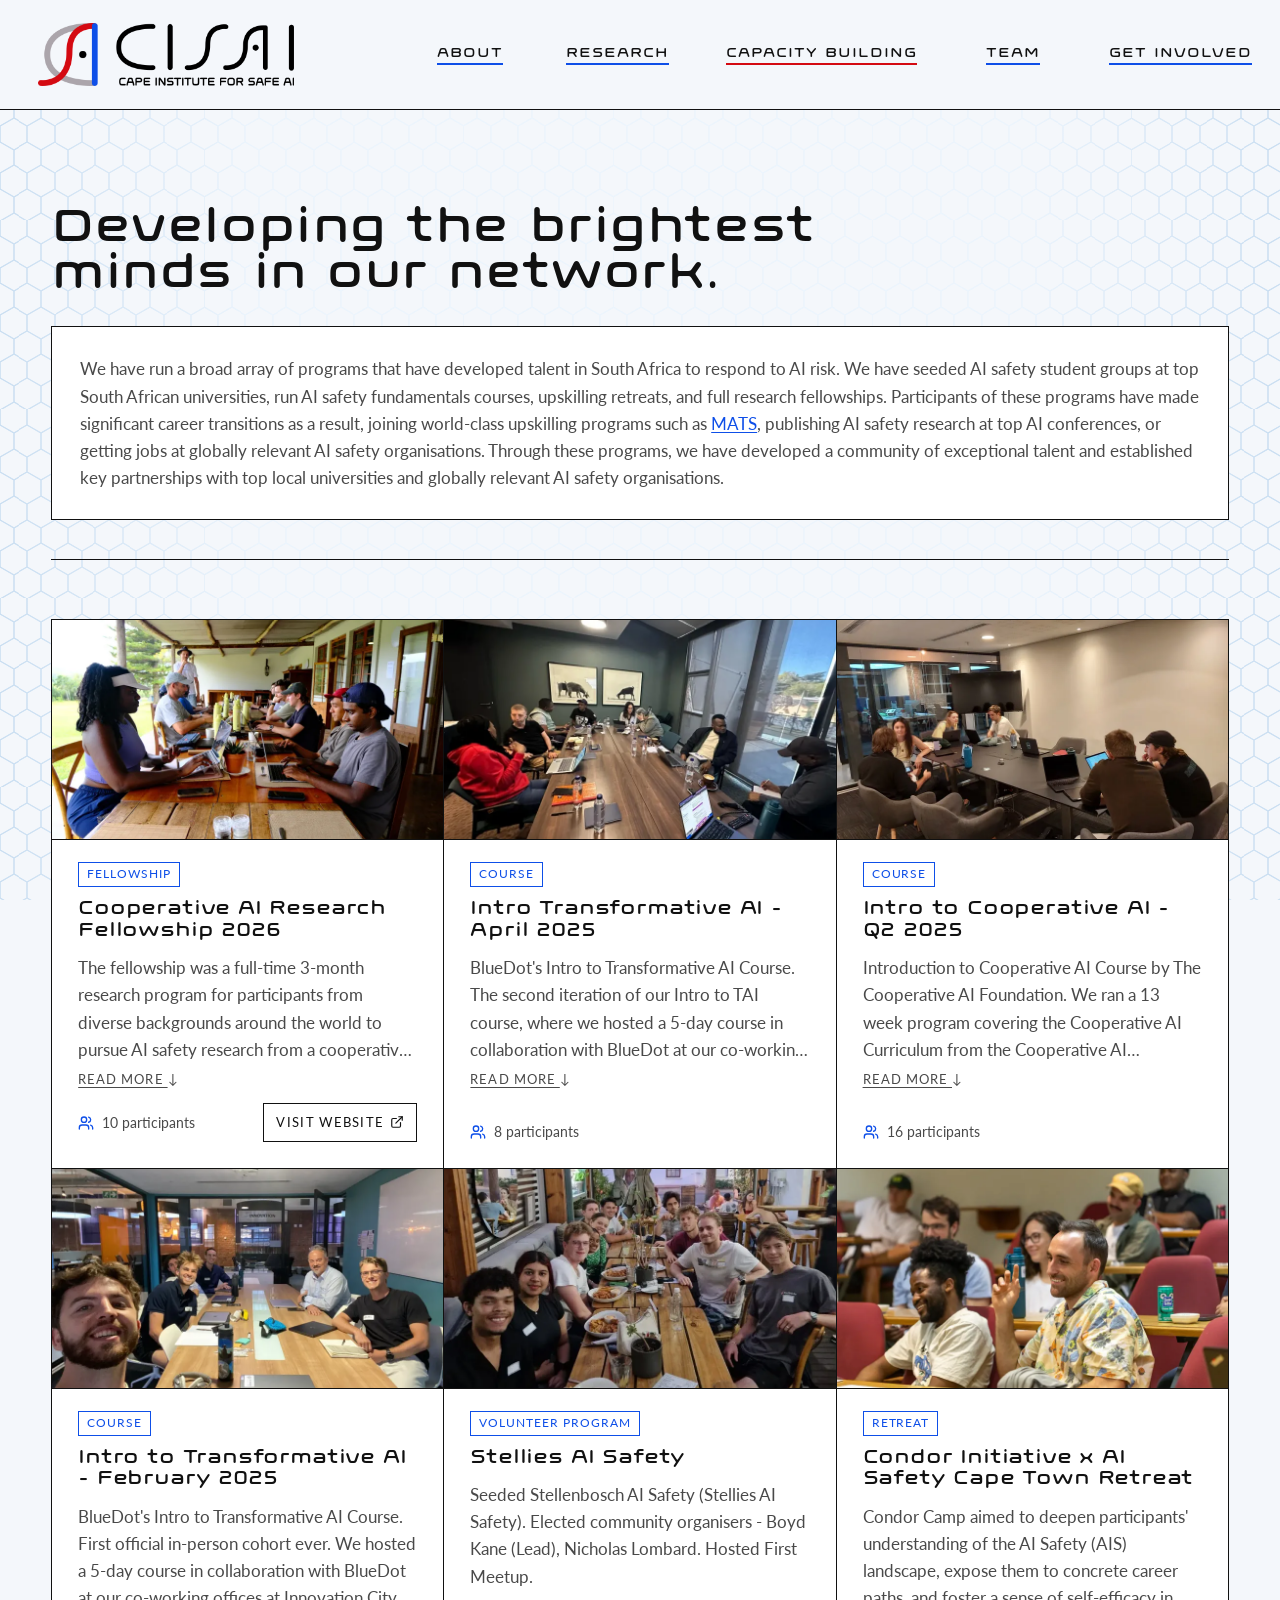
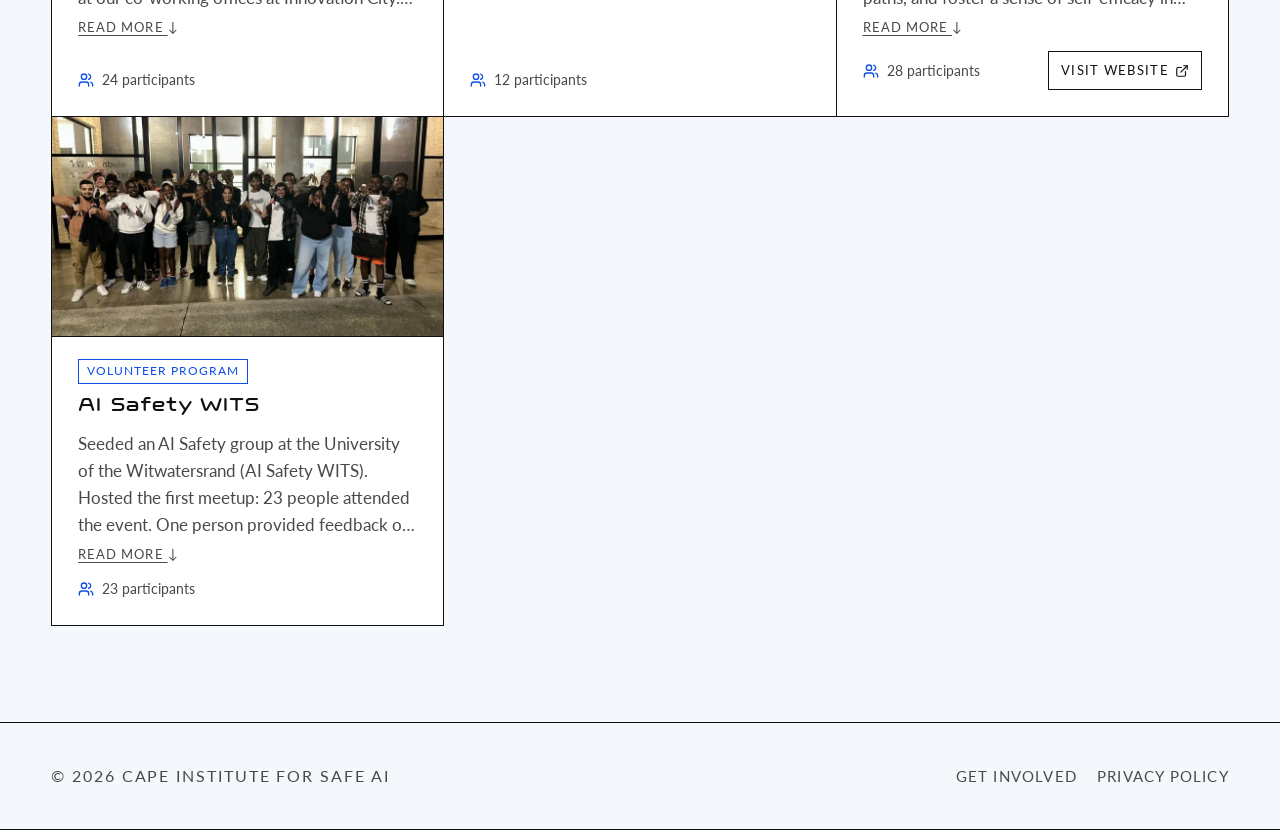
<file: programs.html>
<!DOCTYPE html>
<html lang="en">
<head>
<meta charset="UTF-8" />
<meta name="viewport" content="width=device-width, initial-scale=1" />
<title>Programs — Cape Institute for Safe AI</title>
<meta name="description" content="CISAI runs fundamentals courses, university groups, and research fellowships that develop AI safety talent in South Africa." />
<link rel="icon" type="image/png" href="assets/images/mark.png?v=1789130660" />

<link rel="preconnect" href="https://fonts.googleapis.com">
<link rel="preconnect" href="https://fonts.gstatic.com" crossorigin>
<link rel="preload" as="style" href="https://fonts.googleapis.com/css2?family=Lato:wght@400;700;900&display=swap">
<link href="https://fonts.googleapis.com/css2?family=Lato:wght@400;700;900&display=swap" rel="stylesheet" media="print" onload="this.media='all'">
<noscript><link href="https://fonts.googleapis.com/css2?family=Lato:wght@400;700;900&display=swap" rel="stylesheet"></noscript>

<link rel="preload" href="assets/fonts/Axion.otf" as="font" type="font/otf" crossorigin />
<link rel="stylesheet" href="assets/css/style.css" />
<script data-goatcounter="https://cisai.goatcounter.com/count"
        async src="//gc.zgo.at/count.js"></script>
</head>
<body>

<header class="site-header">
  <div class="wrap site-header__inner">
    <a href="index.html#home" class="logo-link" aria-label="Cape Institute for Safe AI — home">
      <img src="assets/images/logo.png?v=1789130660" alt="Cape Institute for Safe AI" />
    </a>
    <nav class="site-nav" id="site-nav">
      <a href="index.html#about"><span class="nav-label">About</span></a>
      <a href="research.html"><span class="nav-label">Research</span></a>
      <div class="nav-item">
        <a href="capacity-building.html"><span class="nav-label">Capacity Building</span></a>
        <div class="nav-dropdown">
          <a href="programs.html">Programs</a>
          <a href="events.html">Events</a>
          <a href="https://tally.so/r/obO5q1" target="_blank" rel="noopener">Co-working Space</a>
        </div>
      </div>
      <a href="team.html"><span class="nav-label">Team</span></a>
      <a href="get-involved.html"><span class="nav-label">Get Involved</span></a>
    </nav>
    <button class="nav-toggle" id="nav-toggle" aria-expanded="false" aria-controls="site-nav" aria-label="Toggle navigation menu">
      <svg width="24" height="16" viewBox="0 0 24 16" fill="none" xmlns="http://www.w3.org/2000/svg" aria-hidden="true">
        <line x1="0" y1="1" x2="24" y2="1" stroke="#111111" stroke-width="2"/>
        <line x1="0" y1="8" x2="24" y2="8" stroke="#111111" stroke-width="2"/>
        <line x1="0" y1="15" x2="24" y2="15" stroke="#111111" stroke-width="2"/>
      </svg>
    </button>
  </div>
</header>

<main>

  <section class="section section--tight-bottom" id="programs-intro">
    <div class="wrap">
      <h1 class="section-title" style="max-width: none;">Developing the brightest minds in our network.</h1>
      <div class="prose-box" style="margin-top: 28px;">
      <p class="body-lead" style="max-width: none;">
        We have run a broad array of programs that have developed talent in South Africa to respond to AI risk.
        We have seeded AI safety student groups at top South African universities, run AI safety fundamentals
        courses, upskilling retreats, and full research fellowships. Participants of these programs have made
        significant career transitions as a result, joining world-class upskilling programs such as
        <a href="https://www.matsprogram.org/" target="_blank" rel="noopener">MATS</a>,
        publishing AI safety research at top AI conferences, or getting jobs at globally relevant AI safety
        organisations. Through these programs, we have developed a community of exceptional talent and
        established key partnerships with top local universities and globally relevant AI safety organisations.
      </p>
      </div>
    </div>
  </section>

  <section class="section section--tight-top" id="programs-grid">
    <div class="wrap">
      <!-- content:programs-grid:start -->
<div class="card-grid card-grid--media">
<article class="card card--media">
  <div class="card__media">
    <img src="assets/images/programs/800/cai-research-fellowship-2026.webp" srcset="assets/images/programs/800/cai-research-fellowship-2026.webp 800w, assets/images/programs/cai-research-fellowship-2026.webp 1600w" sizes="(max-width: 700px) 100vw, (max-width: 900px) 50vw, 33vw" alt="Cooperative AI Research Fellowship 2026 participants" loading="lazy" decoding="async" />
  </div>
  <div class="card__body">
    <span class="tag-badge">Fellowship</span>
    <h3 class="card__title">Cooperative AI Research Fellowship 2026</h3>
    <p class="card__text card__text--clamp">The fellowship was a full-time 3-month research program for participants from diverse backgrounds around the world to pursue AI safety research from a cooperative AI perspective. The fellowship ran from January to April 2026 in Cape Town, South Africa, and kicked off with a week-long retreat. While working from the AI Safety Cape Town co-working space, participants received mentorship from top researchers in the field of cooperative AI, including from organisations such as Google DeepMind, the University of Oxford, and MIT. Alongside this, participants were provided with resources for building their knowledge and network in cooperative AI, and financial support covering their living and travel expenses. The aim of this program was to prepare fellows for research careers in cooperative AI, and to support the burgeoning AI safety and cooperative AI ecosystem in South Africa. In line with this, the University of Cape Town (UCT) launched the African AI Safety Hub at the UCT AI Initiative.</p>
    <button type="button" class="card__more" data-card-more hidden aria-expanded="false">Read more <span class="arrow">&darr;</span></button>
    <div class="card__footer">
      <ul class="facts"><li class="fact"><svg class="icon" viewBox="0 0 24 24" fill="none" stroke="currentColor" stroke-width="2" stroke-linecap="round" stroke-linejoin="round" aria-hidden="true"><path d="M16 21v-2a4 4 0 0 0-4-4H6a4 4 0 0 0-4 4v2"/><path d="M16 3.128a4 4 0 0 1 0 7.744"/><path d="M22 21v-2a4 4 0 0 0-3-3.87"/><circle cx="9" cy="7" r="4"/></svg><span>10 participants</span></li></ul>
      <a class="btn btn--small" href="https://www.cai-research-fellowship.com/" target="_blank" rel="noopener">Visit website <svg class="icon" viewBox="0 0 24 24" fill="none" stroke="currentColor" stroke-width="2" stroke-linecap="round" stroke-linejoin="round" aria-hidden="true"><path d="M15 3h6v6"/><path d="M10 14 21 3"/><path d="M18 13v6a2 2 0 0 1-2 2H5a2 2 0 0 1-2-2V8a2 2 0 0 1 2-2h6"/></svg></a>
    </div>
  </div>
</article>
<article class="card card--media">
  <div class="card__media">
    <img src="assets/images/programs/800/intro-to-transformative-ai-apr-2025.webp" srcset="assets/images/programs/800/intro-to-transformative-ai-apr-2025.webp 800w, assets/images/programs/intro-to-transformative-ai-apr-2025.webp 1600w" sizes="(max-width: 700px) 100vw, (max-width: 900px) 50vw, 33vw" alt="Intro to Transformative AI April 2025 cohort" loading="lazy" decoding="async" />
  </div>
  <div class="card__body">
    <span class="tag-badge">Course</span>
    <h3 class="card__title">Intro Transformative AI - April 2025</h3>
    <p class="card__text card__text--clamp">BlueDot's Intro to Transformative AI Course. The second iteration of our Intro to TAI course, where we hosted a 5-day course in collaboration with BlueDot at our co-working offices at Innovation City. We ran multiple cohorts, with a mix of in-person and online cohorts to make the program more accessible.</p>
    <button type="button" class="card__more" data-card-more hidden aria-expanded="false">Read more <span class="arrow">&darr;</span></button>
    <div class="card__footer">
      <ul class="facts"><li class="fact"><svg class="icon" viewBox="0 0 24 24" fill="none" stroke="currentColor" stroke-width="2" stroke-linecap="round" stroke-linejoin="round" aria-hidden="true"><path d="M16 21v-2a4 4 0 0 0-4-4H6a4 4 0 0 0-4 4v2"/><path d="M16 3.128a4 4 0 0 1 0 7.744"/><path d="M22 21v-2a4 4 0 0 0-3-3.87"/><circle cx="9" cy="7" r="4"/></svg><span>8 participants</span></li></ul>
      
    </div>
  </div>
</article>
<article class="card card--media">
  <div class="card__media">
    <img src="assets/images/programs/800/intro-coop-ai-2025-q2.webp" srcset="assets/images/programs/800/intro-coop-ai-2025-q2.webp 800w, assets/images/programs/intro-coop-ai-2025-q2.webp 1600w" sizes="(max-width: 700px) 100vw, (max-width: 900px) 50vw, 33vw" alt="Intro to Cooperative AI Q2 2025 session" loading="lazy" decoding="async" />
  </div>
  <div class="card__body">
    <span class="tag-badge">Course</span>
    <h3 class="card__title">Intro to Cooperative AI - Q2 2025</h3>
    <p class="card__text card__text--clamp">Introduction to Cooperative AI Course by The Cooperative AI Foundation. We ran a 13 week program covering the Cooperative AI Curriculum from the Cooperative AI Foundation. This was the first official in-person cohort of the program ever.</p>
    <button type="button" class="card__more" data-card-more hidden aria-expanded="false">Read more <span class="arrow">&darr;</span></button>
    <div class="card__footer">
      <ul class="facts"><li class="fact"><svg class="icon" viewBox="0 0 24 24" fill="none" stroke="currentColor" stroke-width="2" stroke-linecap="round" stroke-linejoin="round" aria-hidden="true"><path d="M16 21v-2a4 4 0 0 0-4-4H6a4 4 0 0 0-4 4v2"/><path d="M16 3.128a4 4 0 0 1 0 7.744"/><path d="M22 21v-2a4 4 0 0 0-3-3.87"/><circle cx="9" cy="7" r="4"/></svg><span>16 participants</span></li></ul>
      
    </div>
  </div>
</article>
<article class="card card--media">
  <div class="card__media">
    <img src="assets/images/programs/800/intro-tai-2025-feb.webp" srcset="assets/images/programs/800/intro-tai-2025-feb.webp 800w, assets/images/programs/intro-tai-2025-feb.webp 1600w" sizes="(max-width: 700px) 100vw, (max-width: 900px) 50vw, 33vw" alt="Intro to Transformative AI February 2025 cohort" loading="lazy" decoding="async" />
  </div>
  <div class="card__body">
    <span class="tag-badge">Course</span>
    <h3 class="card__title">Intro to Transformative AI - February 2025</h3>
    <p class="card__text card__text--clamp">BlueDot's Intro to Transformative AI Course. First official in-person cohort ever. We hosted a 5-day course in collaboration with BlueDot at our co-working offices at Innovation City. One of the participants wrote about his experience of the course, another quit his job to work on AI Safety, and another is joining our research group to work with us on a research project.</p>
    <button type="button" class="card__more" data-card-more hidden aria-expanded="false">Read more <span class="arrow">&darr;</span></button>
    <div class="card__footer">
      <ul class="facts"><li class="fact"><svg class="icon" viewBox="0 0 24 24" fill="none" stroke="currentColor" stroke-width="2" stroke-linecap="round" stroke-linejoin="round" aria-hidden="true"><path d="M16 21v-2a4 4 0 0 0-4-4H6a4 4 0 0 0-4 4v2"/><path d="M16 3.128a4 4 0 0 1 0 7.744"/><path d="M22 21v-2a4 4 0 0 0-3-3.87"/><circle cx="9" cy="7" r="4"/></svg><span>24 participants</span></li></ul>
      
    </div>
  </div>
</article>
<article class="card card--media">
  <div class="card__media">
    <img src="assets/images/programs/800/stellies-ai-safety.webp" srcset="assets/images/programs/800/stellies-ai-safety.webp 800w, assets/images/programs/stellies-ai-safety.webp 1600w" sizes="(max-width: 700px) 100vw, (max-width: 900px) 50vw, 33vw" alt="Stellies AI Safety launch event" loading="lazy" decoding="async" />
  </div>
  <div class="card__body">
    <span class="tag-badge">Volunteer Program</span>
    <h3 class="card__title">Stellies AI Safety</h3>
    <p class="card__text card__text--clamp">Seeded Stellenbosch AI Safety (Stellies AI Safety). Elected community organisers - Boyd Kane (Lead), Nicholas Lombard. Hosted First Meetup.</p>
    <button type="button" class="card__more" data-card-more hidden aria-expanded="false">Read more <span class="arrow">&darr;</span></button>
    <div class="card__footer">
      <ul class="facts"><li class="fact"><svg class="icon" viewBox="0 0 24 24" fill="none" stroke="currentColor" stroke-width="2" stroke-linecap="round" stroke-linejoin="round" aria-hidden="true"><path d="M16 21v-2a4 4 0 0 0-4-4H6a4 4 0 0 0-4 4v2"/><path d="M16 3.128a4 4 0 0 1 0 7.744"/><path d="M22 21v-2a4 4 0 0 0-3-3.87"/><circle cx="9" cy="7" r="4"/></svg><span>12 participants</span></li></ul>
      
    </div>
  </div>
</article>
<article class="card card--media">
  <div class="card__media">
    <img src="assets/images/programs/800/condor-camp-2024.webp" srcset="assets/images/programs/800/condor-camp-2024.webp 800w, assets/images/programs/condor-camp-2024.webp 1600w" sizes="(max-width: 700px) 100vw, (max-width: 900px) 50vw, 33vw" alt="Condor Initiative x AI Safety Cape Town Retreat" loading="lazy" decoding="async" />
  </div>
  <div class="card__body">
    <span class="tag-badge">Retreat</span>
    <h3 class="card__title">Condor Initiative x AI Safety Cape Town Retreat</h3>
    <p class="card__text card__text--clamp">Condor Camp aimed to deepen participants' understanding of the AI Safety (AIS) landscape, expose them to concrete career paths, and foster a sense of self-efficacy in pursuing AIS-related opportunities. By providing a low-stakes environment for exploration, the camp encouraged participants to experiment with different career directions, build connections with experts, and develop a clearer sense of their next steps.</p>
    <button type="button" class="card__more" data-card-more hidden aria-expanded="false">Read more <span class="arrow">&darr;</span></button>
    <div class="card__footer">
      <ul class="facts"><li class="fact"><svg class="icon" viewBox="0 0 24 24" fill="none" stroke="currentColor" stroke-width="2" stroke-linecap="round" stroke-linejoin="round" aria-hidden="true"><path d="M16 21v-2a4 4 0 0 0-4-4H6a4 4 0 0 0-4 4v2"/><path d="M16 3.128a4 4 0 0 1 0 7.744"/><path d="M22 21v-2a4 4 0 0 0-3-3.87"/><circle cx="9" cy="7" r="4"/></svg><span>28 participants</span></li></ul>
      <a class="btn btn--small" href="https://www.condorinitiative.org/ccsa" target="_blank" rel="noopener">Visit website <svg class="icon" viewBox="0 0 24 24" fill="none" stroke="currentColor" stroke-width="2" stroke-linecap="round" stroke-linejoin="round" aria-hidden="true"><path d="M15 3h6v6"/><path d="M10 14 21 3"/><path d="M18 13v6a2 2 0 0 1-2 2H5a2 2 0 0 1-2-2V8a2 2 0 0 1 2-2h6"/></svg></a>
    </div>
  </div>
</article>
<article class="card card--media">
  <div class="card__media">
    <img src="assets/images/programs/800/ai-safety-wits.webp" srcset="assets/images/programs/800/ai-safety-wits.webp 800w, assets/images/programs/ai-safety-wits.webp 1600w" sizes="(max-width: 700px) 100vw, (max-width: 900px) 50vw, 33vw" alt="AI Safety WITS launch meetup" loading="lazy" decoding="async" />
  </div>
  <div class="card__body">
    <span class="tag-badge">Volunteer Program</span>
    <h3 class="card__title">AI Safety WITS</h3>
    <p class="card__text card__text--clamp">Seeded an AI Safety group at the University of the Witwatersrand (AI Safety WITS). Hosted the first meetup: 23 people attended the event. One person provided feedback on the feedback form, rating the event 10/10.</p>
    <button type="button" class="card__more" data-card-more hidden aria-expanded="false">Read more <span class="arrow">&darr;</span></button>
    <div class="card__footer">
      <ul class="facts"><li class="fact"><svg class="icon" viewBox="0 0 24 24" fill="none" stroke="currentColor" stroke-width="2" stroke-linecap="round" stroke-linejoin="round" aria-hidden="true"><path d="M16 21v-2a4 4 0 0 0-4-4H6a4 4 0 0 0-4 4v2"/><path d="M16 3.128a4 4 0 0 1 0 7.744"/><path d="M22 21v-2a4 4 0 0 0-3-3.87"/><circle cx="9" cy="7" r="4"/></svg><span>23 participants</span></li></ul>
      
    </div>
  </div>
</article>
</div>
<!-- content:programs-grid:end -->
    </div>
  </section>

</main>

<footer class="site-footer">
  <div class="wrap site-footer__inner">
    <span class="mono-label">&copy; <span id="year"></span> Cape Institute for Safe AI</span>
    <div class="footer-links">
      <a href="get-involved.html">Get Involved</a>
      <a href="privacy.html">Privacy Policy</a>
    </div>
  </div>
</footer>

<script src="assets/js/main.js" defer></script>

</body>
</html>
</file>
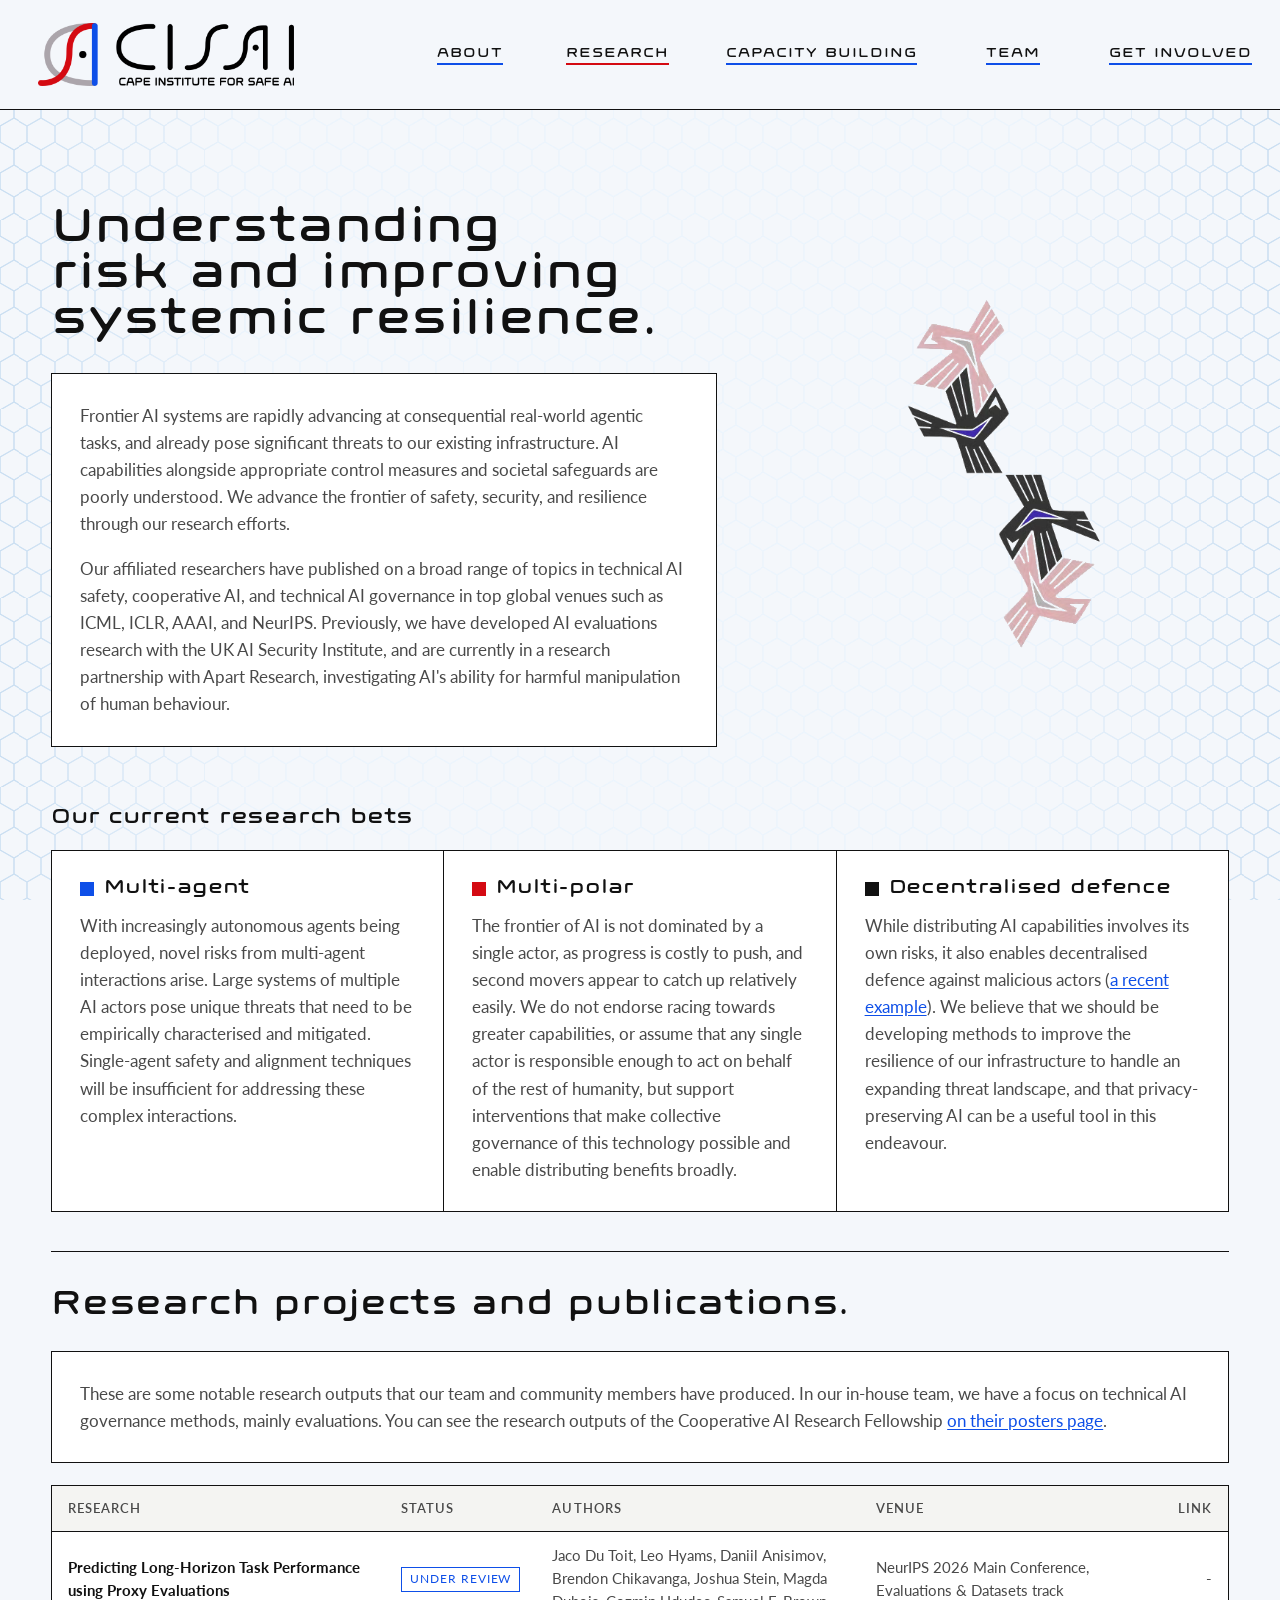
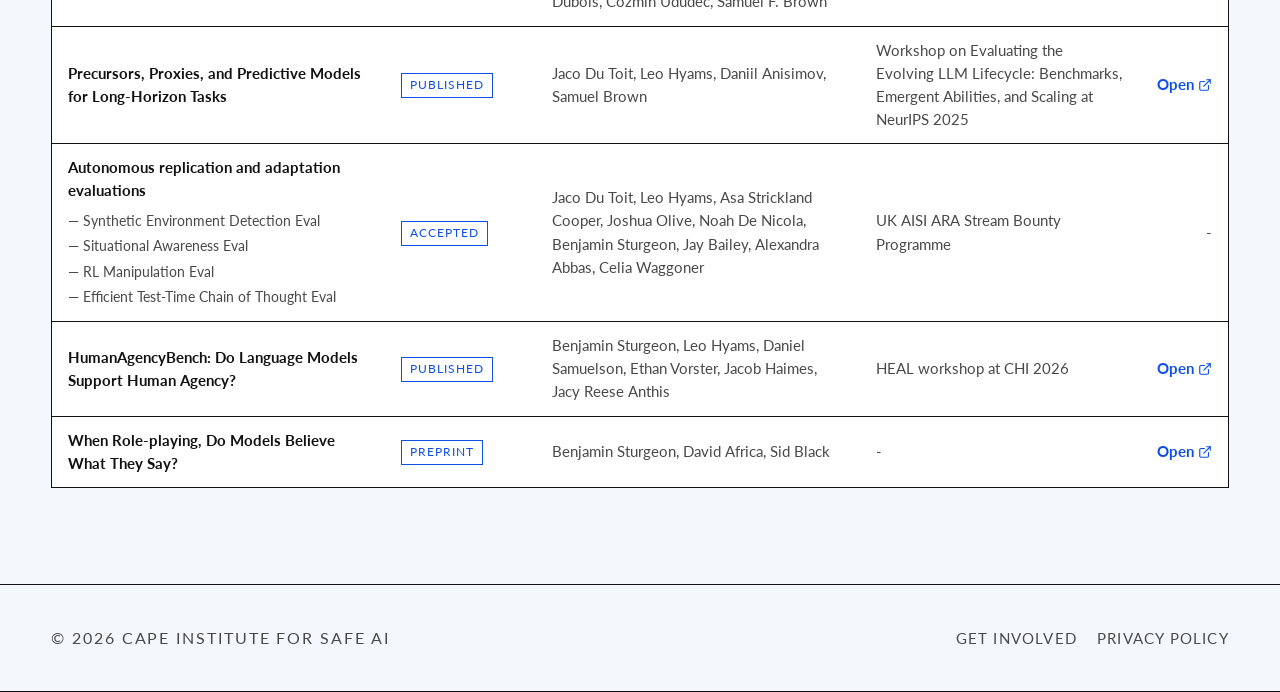
<file: research.html>
<!DOCTYPE html>
<html lang="en">
<head>
<meta charset="UTF-8" />
<meta name="viewport" content="width=device-width, initial-scale=1" />
<title>Research — Cape Institute for Safe AI</title>
<meta name="description" content="CISAI's research lab focuses on the risks of a multi-agent, multi-polar AI ecosystem, and on technical AI governance methods such as evaluations." />
<link rel="icon" type="image/png" href="assets/images/mark.png?v=1789130660" />

<link rel="preconnect" href="https://fonts.googleapis.com">
<link rel="preconnect" href="https://fonts.gstatic.com" crossorigin>
<link rel="preload" as="style" href="https://fonts.googleapis.com/css2?family=Lato:wght@400;700;900&display=swap">
<link href="https://fonts.googleapis.com/css2?family=Lato:wght@400;700;900&display=swap" rel="stylesheet" media="print" onload="this.media='all'">
<noscript><link href="https://fonts.googleapis.com/css2?family=Lato:wght@400;700;900&display=swap" rel="stylesheet"></noscript>

<link rel="preload" href="assets/fonts/Axion.otf" as="font" type="font/otf" crossorigin />
<link rel="stylesheet" href="assets/css/style.css" />
<script data-goatcounter="https://cisai.goatcounter.com/count"
        async src="//gc.zgo.at/count.js"></script>
</head>
<body>

<header class="site-header">
  <div class="wrap site-header__inner">
    <a href="index.html#home" class="logo-link" aria-label="Cape Institute for Safe AI — home">
      <img src="assets/images/logo.png?v=1789130660" alt="Cape Institute for Safe AI" />
    </a>
    <nav class="site-nav" id="site-nav">
      <a href="index.html#about"><span class="nav-label">About</span></a>
      <a href="research.html"><span class="nav-label">Research</span></a>
      <div class="nav-item">
        <a href="capacity-building.html"><span class="nav-label">Capacity Building</span></a>
        <div class="nav-dropdown">
          <a href="programs.html">Programs</a>
          <a href="events.html">Events</a>
          <a href="https://tally.so/r/obO5q1" target="_blank" rel="noopener">Co-working Space</a>
        </div>
      </div>
      <a href="team.html"><span class="nav-label">Team</span></a>
      <a href="get-involved.html"><span class="nav-label">Get Involved</span></a>
    </nav>
    <button class="nav-toggle" id="nav-toggle" aria-expanded="false" aria-controls="site-nav" aria-label="Toggle navigation menu">
      <svg width="24" height="16" viewBox="0 0 24 16" fill="none" xmlns="http://www.w3.org/2000/svg" aria-hidden="true">
        <line x1="0" y1="1" x2="24" y2="1" stroke="#111111" stroke-width="2"/>
        <line x1="0" y1="8" x2="24" y2="8" stroke="#111111" stroke-width="2"/>
        <line x1="0" y1="15" x2="24" y2="15" stroke="#111111" stroke-width="2"/>
      </svg>
    </button>
  </div>
</header>

<main>

  <!-- WORLDVIEW + RESEARCH BETS -->
  <section class="section section--tight-bottom" id="research">
    <div class="wrap research__wrap">
      <div class="research__main">
        <h1 class="section-title">Understanding risk and improving systemic resilience.</h1>
        <div class="prose-box" style="margin-top: 28px;">
        <p class="body-lead">
          Frontier AI systems are rapidly advancing at consequential real-world agentic tasks, and already pose significant threats to our existing infrastructure. AI capabilities alongside appropriate control measures and societal safeguards are poorly understood. We advance the frontier of safety, security, and resilience through our research efforts.
        </p>
        <p class="body-lead">
          Our affiliated researchers have published on a broad range of topics in technical AI safety, cooperative AI, and technical AI governance in top global venues such as ICML, ICLR, AAAI, and NeurIPS. Previously, we have developed AI evaluations research with the UK AI Security Institute, and are currently in a research partnership with Apart Research, investigating AI's ability for harmful manipulation of human behaviour.
        </p>
        </div>
      </div>

      <div class="research__visual">
        <video class="research__gif" autoplay muted loop playsinline aria-label="Animation showing the CISAI agent ecosystem materialising">
          <source src="assets/images/agent_ecosystem.webm" type="video/webm">
          <source src="assets/images/agent_ecosystem.mp4" type="video/mp4">
        </video>
      </div>

      <div class="research__bets">
        <h3 class="about__subheading" style="margin-top: 0;">Our current research bets</h3>
        <div class="card-grid">
          <div class="card">
            <div class="card-heading"><span class="swatch"></span><h3>Multi-agent</h3></div>
            <p>With increasingly autonomous agents being deployed, novel risks from multi-agent interactions arise. Large systems of multiple AI actors pose unique threats that need to be empirically characterised and mitigated. Single-agent safety and alignment techniques will be insufficient for addressing these complex interactions.</p>
          </div>
          <div class="card">
            <div class="card-heading"><span class="swatch"></span><h3>Multi-polar</h3></div>
            <p>The frontier of AI is not dominated by a single actor, as progress is costly to push, and second movers appear to catch up relatively easily. We do not endorse racing towards greater capabilities, or assume that any single actor is responsible enough to act on behalf of the rest of humanity, but support interventions that make collective governance of this technology possible and enable distributing benefits broadly.</p>
          </div>
          <div class="card">
            <div class="card-heading"><span class="swatch"></span><h3>Decentralised defence</h3></div>
            <p>While distributing AI capabilities involves its own risks, it also enables decentralised defence against malicious actors (<a href="https://huggingface.co/blog/agent-intrusion-technical-timeline">a recent example</a>). We believe that we should be developing methods to improve the resilience of our infrastructure to handle an expanding threat landscape, and that privacy-preserving AI can be a useful tool in this endeavour.</p>
          </div>
        </div>
      </div>
    </div>
  </section>

  <!-- RESEARCH OUTPUTS -->
  <section class="section section--tight-top" id="research-outputs">
    <div class="wrap">
      <h2 class="section-title" style="max-width: none; font-size: clamp(24px, 3vw, 32px);">Research projects and publications.</h2>
      <div class="prose-box" style="margin-top: 28px;">
      <p class="body-lead" style="max-width: none;">
        These are some notable research outputs that our team and community members have produced.
        In our in-house team, we have a focus on technical AI governance methods, mainly evaluations.
        You can see the research outputs of the Cooperative AI Research Fellowship
        <a href="https://www.cai-research-fellowship.com/posters/" target="_blank" rel="noopener">on their posters page</a>.
      </p>
      </div>

      <!-- content:research-table:start -->
<div class="table-shell">
  <table class="data-table">
    <thead>
      <tr>
        <th>Research</th>
        <th>Status</th>
        <th>Authors</th>
        <th>Venue</th>
        <th class="num">Link</th>
      </tr>
    </thead>
    <tbody>
    <tr>
      <td><span class="table-title">Predicting Long-Horizon Task Performance using Proxy Evaluations</span></td>
      <td class="nowrap"><span class="tag-badge">Under Review</span></td>
      <td>Jaco Du Toit, Leo Hyams, Daniil Anisimov, Brendon Chikavanga, Joshua Stein, Magda Dubois, Cozmin Ududec, Samuel F. Brown</td>
      <td>NeurIPS 2026 Main Conference, Evaluations &amp; Datasets track</td>
      <td class="num">-</td>
    </tr>
    <tr>
      <td><span class="table-title">Precursors, Proxies, and Predictive Models for Long-Horizon Tasks</span></td>
      <td class="nowrap"><span class="tag-badge">Published</span></td>
      <td>Jaco Du Toit, Leo Hyams, Daniil Anisimov, Samuel Brown</td>
      <td>Workshop on Evaluating the Evolving LLM Lifecycle: Benchmarks, Emergent Abilities, and Scaling at NeurIPS 2025</td>
      <td class="num"><a class="table-link" href="https://openreview.net/forum?id=bfX0oa2XDr" target="_blank" rel="noopener">Open <svg class="icon" viewBox="0 0 24 24" fill="none" stroke="currentColor" stroke-width="2" stroke-linecap="round" stroke-linejoin="round" aria-hidden="true"><path d="M15 3h6v6"/><path d="M10 14 21 3"/><path d="M18 13v6a2 2 0 0 1-2 2H5a2 2 0 0 1-2-2V8a2 2 0 0 1 2-2h6"/></svg></a></td>
    </tr>
    <tr>
      <td><span class="table-title">Autonomous replication and adaptation evaluations</span><ul class="table-sublist"><li>Synthetic Environment Detection Eval</li><li>Situational Awareness Eval</li><li>RL Manipulation Eval</li><li>Efficient Test-Time Chain of Thought Eval</li></ul></td>
      <td class="nowrap"><span class="tag-badge">Accepted</span></td>
      <td>Jaco Du Toit, Leo Hyams, Asa Strickland Cooper, Joshua Olive, Noah De Nicola, Benjamin Sturgeon, Jay Bailey, Alexandra Abbas, Celia Waggoner</td>
      <td>UK AISI ARA Stream Bounty Programme</td>
      <td class="num">-</td>
    </tr>
    <tr>
      <td><span class="table-title">HumanAgencyBench: Do Language Models Support Human Agency?</span></td>
      <td class="nowrap"><span class="tag-badge">Published</span></td>
      <td>Benjamin Sturgeon, Leo Hyams, Daniel Samuelson, Ethan Vorster, Jacob Haimes, Jacy Reese Anthis</td>
      <td>HEAL workshop at CHI 2026</td>
      <td class="num"><a class="table-link" href="https://arxiv.org/abs/2509.08494" target="_blank" rel="noopener">Open <svg class="icon" viewBox="0 0 24 24" fill="none" stroke="currentColor" stroke-width="2" stroke-linecap="round" stroke-linejoin="round" aria-hidden="true"><path d="M15 3h6v6"/><path d="M10 14 21 3"/><path d="M18 13v6a2 2 0 0 1-2 2H5a2 2 0 0 1-2-2V8a2 2 0 0 1 2-2h6"/></svg></a></td>
    </tr>
    <tr>
      <td><span class="table-title">When Role-playing, Do Models Believe What They Say?</span></td>
      <td class="nowrap"><span class="tag-badge">Preprint</span></td>
      <td>Benjamin Sturgeon, David Africa, Sid Black</td>
      <td>-</td>
      <td class="num"><a class="table-link" href="https://arxiv.org/abs/2606.11502" target="_blank" rel="noopener">Open <svg class="icon" viewBox="0 0 24 24" fill="none" stroke="currentColor" stroke-width="2" stroke-linecap="round" stroke-linejoin="round" aria-hidden="true"><path d="M15 3h6v6"/><path d="M10 14 21 3"/><path d="M18 13v6a2 2 0 0 1-2 2H5a2 2 0 0 1-2-2V8a2 2 0 0 1 2-2h6"/></svg></a></td>
    </tr>
    </tbody>
  </table>
</div>
<!-- content:research-table:end -->
    </div>
  </section>

</main>

<footer class="site-footer">
  <div class="wrap site-footer__inner">
    <span class="mono-label">&copy; <span id="year"></span> Cape Institute for Safe AI</span>
    <div class="footer-links">
      <a href="get-involved.html">Get Involved</a>
      <a href="privacy.html">Privacy Policy</a>
    </div>
  </div>
</footer>

<script src="assets/js/main.js" defer></script>
</body>
</html>
</file>
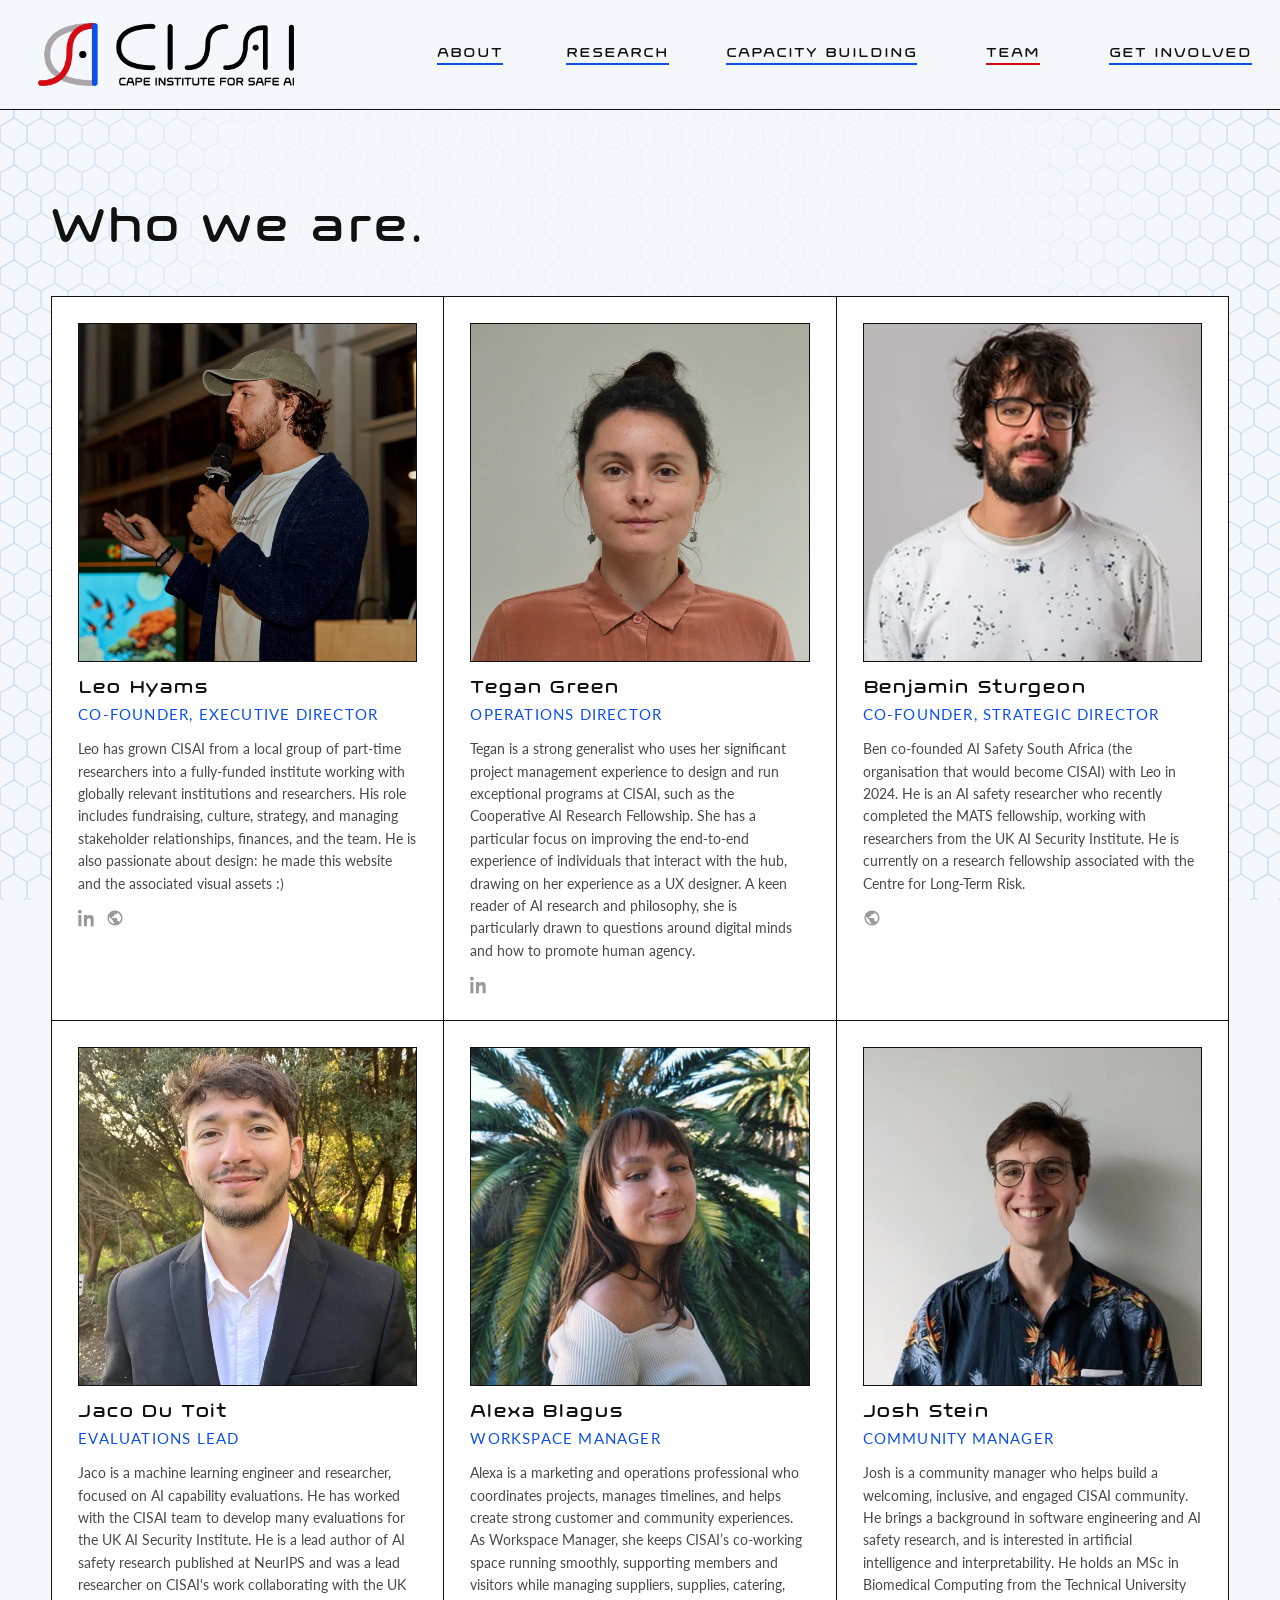
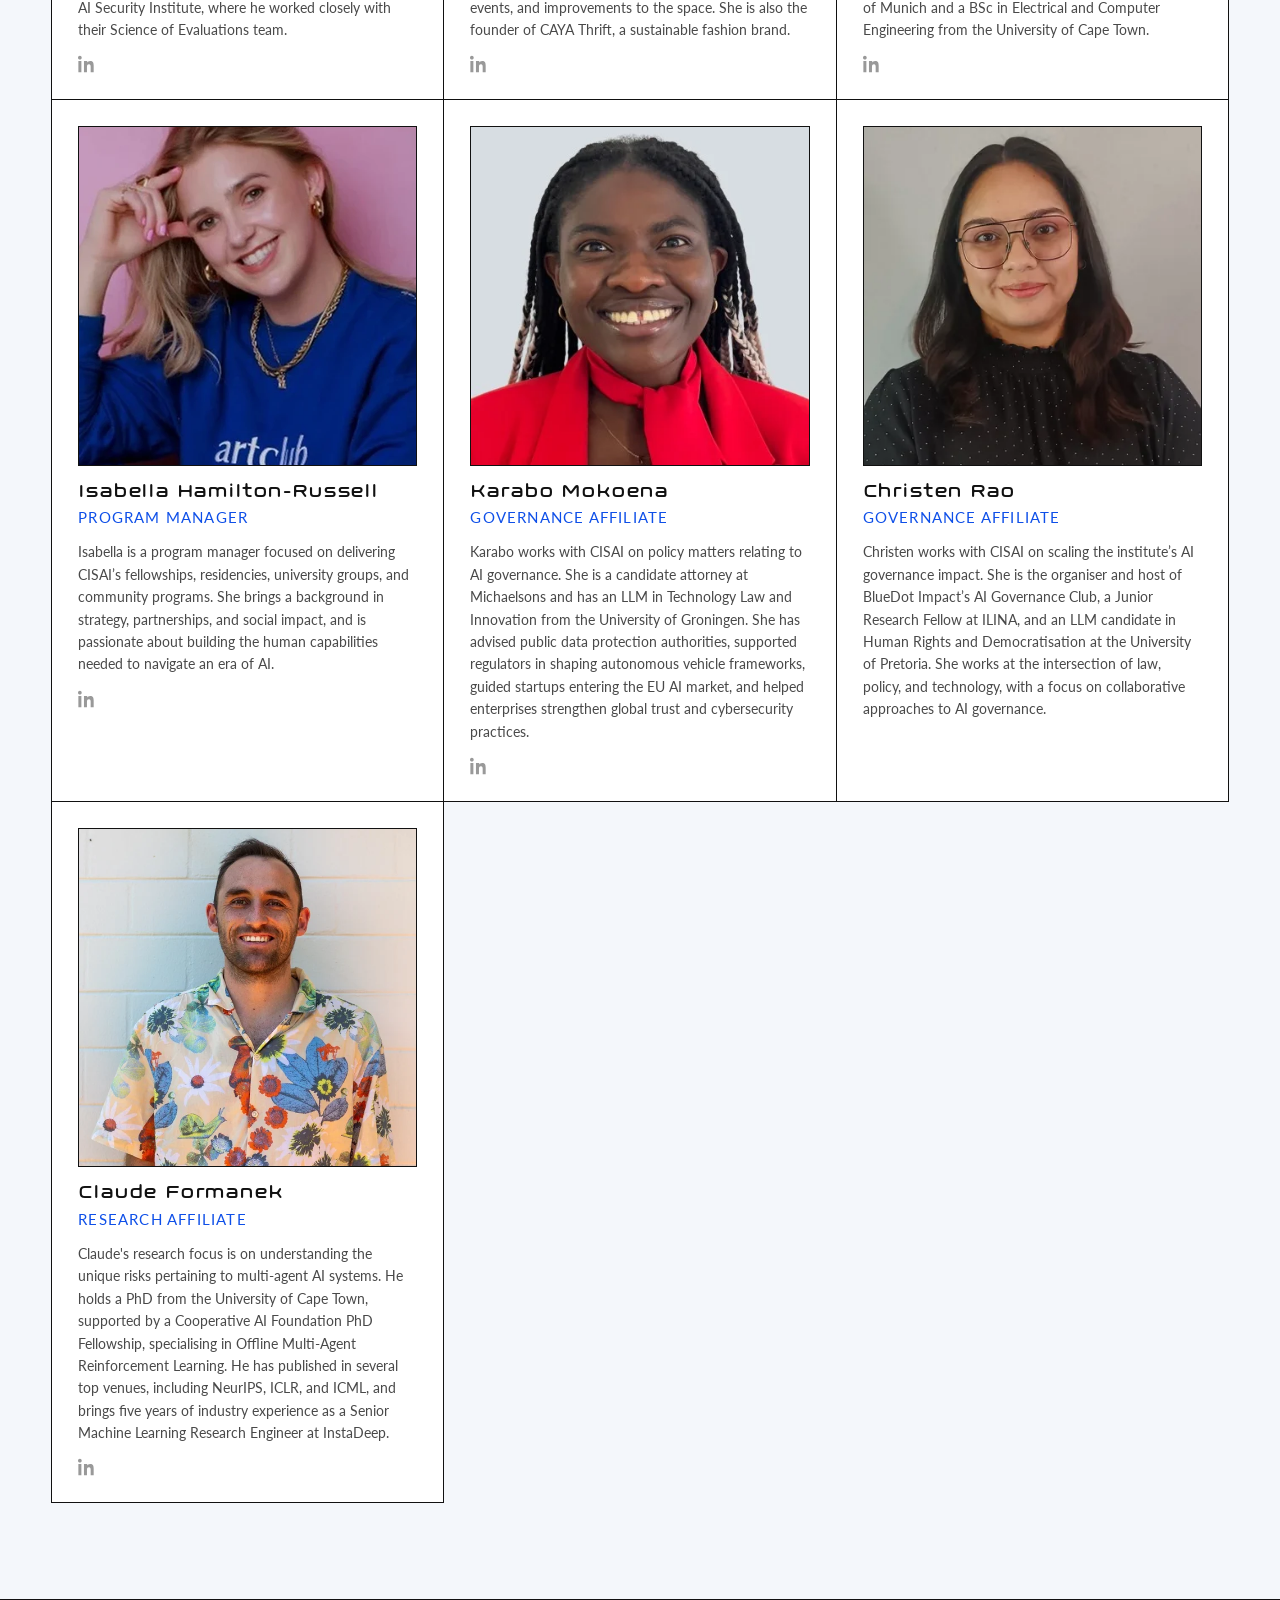
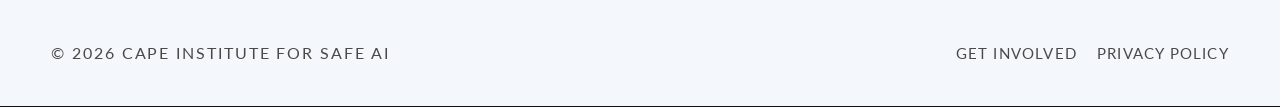
<file: team.html>
<!DOCTYPE html>
<html lang="en">
<head>
<meta charset="UTF-8" />
<meta name="viewport" content="width=device-width, initial-scale=1" />
<title>Team — Cape Institute for Safe AI</title>
<meta name="description" content="Meet the CISAI team — a tight-knit group running research, programs, and community-building for AI safety in South Africa." />
<link rel="icon" type="image/png" href="assets/images/mark.png?v=1789130660" />

<link rel="preconnect" href="https://fonts.googleapis.com">
<link rel="preconnect" href="https://fonts.gstatic.com" crossorigin>
<link rel="preload" as="style" href="https://fonts.googleapis.com/css2?family=Lato:wght@400;700;900&display=swap">
<link href="https://fonts.googleapis.com/css2?family=Lato:wght@400;700;900&display=swap" rel="stylesheet" media="print" onload="this.media='all'">
<noscript><link href="https://fonts.googleapis.com/css2?family=Lato:wght@400;700;900&display=swap" rel="stylesheet"></noscript>

<link rel="preload" href="assets/fonts/Axion.otf" as="font" type="font/otf" crossorigin />
<link rel="stylesheet" href="assets/css/style.css" />
<script data-goatcounter="https://cisai.goatcounter.com/count"
        async src="//gc.zgo.at/count.js"></script>
</head>
<body>

<header class="site-header">
  <div class="wrap site-header__inner">
    <a href="index.html#home" class="logo-link" aria-label="Cape Institute for Safe AI — home">
      <img src="assets/images/logo.png?v=1789130660" alt="Cape Institute for Safe AI" />
    </a>
    <nav class="site-nav" id="site-nav">
      <a href="index.html#about"><span class="nav-label">About</span></a>
      <a href="research.html"><span class="nav-label">Research</span></a>
      <div class="nav-item">
        <a href="capacity-building.html"><span class="nav-label">Capacity Building</span></a>
        <div class="nav-dropdown">
          <a href="programs.html">Programs</a>
          <a href="events.html">Events</a>
          <a href="https://tally.so/r/obO5q1" target="_blank" rel="noopener">Co-working Space</a>
        </div>
      </div>
      <a href="team.html"><span class="nav-label">Team</span></a>
      <a href="get-involved.html"><span class="nav-label">Get Involved</span></a>
    </nav>
    <button class="nav-toggle" id="nav-toggle" aria-expanded="false" aria-controls="site-nav" aria-label="Toggle navigation menu">
      <svg width="24" height="16" viewBox="0 0 24 16" fill="none" xmlns="http://www.w3.org/2000/svg" aria-hidden="true">
        <line x1="0" y1="1" x2="24" y2="1" stroke="#111111" stroke-width="2"/>
        <line x1="0" y1="8" x2="24" y2="8" stroke="#111111" stroke-width="2"/>
        <line x1="0" y1="15" x2="24" y2="15" stroke="#111111" stroke-width="2"/>
      </svg>
    </button>
  </div>
</header>

<main>

  <!-- TEAM -->
  <section class="section" id="team">
    <div class="wrap">
      <h1 class="section-title">Who we are.</h1>

      <div class="team-grid">
        <div class="team-card">
          <div class="team-card__photo">
            <picture>
              <source srcset="assets/images/team/leo-hyams.webp" type="image/webp">
              <img src="assets/images/team/leo-hyams.jpeg" alt="Leo Hyams" width="600" height="600" loading="lazy" />
            </picture>
          </div>
          <h3>Leo Hyams</h3>
          <span class="role">Co-Founder, Executive Director</span>
          <p>Leo has grown CISAI from a local group of part-time researchers into a fully-funded institute working with globally relevant institutions and researchers. His role includes fundraising, culture, strategy, and managing stakeholder relationships, finances, and the team. He is also passionate about design: he made this website and the associated visual assets :)
          </p>
          <div class="team-card__links">
            <a class="team-card__icon-link" href="https://www.linkedin.com/in/leo-hyams-63960a163/" target="_blank" rel="noopener" aria-label="LinkedIn">
              <svg viewBox="0 0 24 24"><path d="M4.98 3.5C4.98 4.88 3.87 6 2.5 6S0 4.88 0 3.5 1.12 1 2.5 1s2.48 1.12 2.48 2.5zM.5 8h4V23h-4V8zM8.5 8h3.8v2.05h.05c.53-1 1.83-2.05 3.77-2.05 4.03 0 4.78 2.65 4.78 6.1V23h-4v-6.9c0-1.65-.03-3.77-2.3-3.77-2.3 0-2.65 1.8-2.65 3.65V23h-4V8z"/></svg>
            </a>
            <a class="team-card__icon-link" href="https://leonidasaurelius.xyz" target="_blank" rel="noopener" aria-label="Website">
              <svg viewBox="0 0 24 24"><path d="M12 2C6.48 2 2 6.48 2 12s4.48 10 10 10 10-4.48 10-10S17.52 2 12 2zm-1 17.93c-3.95-.49-7-3.85-7-7.93 0-.62.08-1.21.21-1.79L9 15v1c0 1.1.9 2 2 2v1.93zm6.9-2.54c-.26-.81-1-1.39-1.9-1.39h-1v-3c0-.55-.45-1-1-1H8v-2h2c.55 0 1-.45 1-1V7h2c1.1 0 2-.9 2-2v-.41c2.93 1.19 5 4.06 5 7.41 0 2.08-.8 3.97-2.1 5.39z"/></svg>
            </a>
          </div>
        </div>
        <div class="team-card">
          <div class="team-card__photo">
            <picture>
              <source srcset="assets/images/team/tegan-green.webp" type="image/webp">
              <img src="assets/images/team/tegan-green.jpeg" alt="Tegan Green" width="600" height="600" loading="lazy" />
            </picture>
          </div>
          <h3>Tegan Green</h3>
          <span class="role">Operations Director</span>
          <p>Tegan is a strong generalist who uses her significant project management experience to design and run exceptional programs at CISAI, such as the Cooperative AI Research Fellowship. She has a particular focus on improving the end-to-end experience of individuals that interact with the hub, drawing on her experience as a UX designer. A keen reader of AI research and philosophy, she is particularly drawn to questions around digital minds and how to promote human agency.
          </p>
          <div class="team-card__links">
            <a class="team-card__icon-link" href="https://www.linkedin.com/in/tegan-green/" target="_blank" rel="noopener" aria-label="LinkedIn">
              <svg viewBox="0 0 24 24"><path d="M4.98 3.5C4.98 4.88 3.87 6 2.5 6S0 4.88 0 3.5 1.12 1 2.5 1s2.48 1.12 2.48 2.5zM.5 8h4V23h-4V8zM8.5 8h3.8v2.05h.05c.53-1 1.83-2.05 3.77-2.05 4.03 0 4.78 2.65 4.78 6.1V23h-4v-6.9c0-1.65-.03-3.77-2.3-3.77-2.3 0-2.65 1.8-2.65 3.65V23h-4V8z"/></svg>
            </a>
          </div>
        </div>
        <div class="team-card">
          <div class="team-card__photo">
            <picture>
              <source srcset="assets/images/team/benjamin-sturgeon.webp" type="image/webp">
              <img src="assets/images/team/benjamin-sturgeon.jpeg" alt="Benjamin Sturgeon" width="600" height="600" loading="lazy" />
            </picture>
          </div>
          <h3>Benjamin Sturgeon</h3>
          <span class="role">Co-Founder, Strategic Director</span>
          <p>Ben co-founded AI Safety South Africa (the organisation that would become CISAI) with Leo in 2024. He is an AI safety researcher who recently completed the MATS fellowship, working
          with researchers from the UK AI Security Institute. He is currently on a research fellowship associated with the Centre for Long-Term Risk.
          </p>
          <div class="team-card__links">
            <a class="team-card__icon-link" href="https://www.benjaminsturgeon.com/" target="_blank" rel="noopener" aria-label="Website">
              <svg viewBox="0 0 24 24"><path d="M12 2C6.48 2 2 6.48 2 12s4.48 10 10 10 10-4.48 10-10S17.52 2 12 2zm-1 17.93c-3.95-.49-7-3.85-7-7.93 0-.62.08-1.21.21-1.79L9 15v1c0 1.1.9 2 2 2v1.93zm6.9-2.54c-.26-.81-1-1.39-1.9-1.39h-1v-3c0-.55-.45-1-1-1H8v-2h2c.55 0 1-.45 1-1V7h2c1.1 0 2-.9 2-2v-.41c2.93 1.19 5 4.06 5 7.41 0 2.08-.8 3.97-2.1 5.39z"/></svg>
            </a>
          </div>
        </div>
        <div class="team-card">
          <div class="team-card__photo">
            <picture>
              <source srcset="assets/images/team/jaco-du-toit.webp" type="image/webp">
              <img src="assets/images/team/jaco-du-toit.jpeg" alt="Jaco Du Toit" width="600" height="600" loading="lazy" />
            </picture>
          </div>
          <h3>Jaco Du Toit</h3>
          <span class="role">Evaluations Lead</span>
          <p>Jaco is a machine learning engineer and researcher, focused on AI capability evaluations. He has worked with the CISAI team to develop many evaluations for the UK AI Security Institute. He is a lead author of AI safety research published at NeurIPS and was a lead researcher on CISAI's work collaborating with the UK AI Security Institute, where he worked closely with their Science of Evaluations team.</p>
          <div class="team-card__links">
            <a class="team-card__icon-link" href="https://www.linkedin.com/in/jaco-du-toit-a04785208/" target="_blank" rel="noopener" aria-label="LinkedIn">
              <svg viewBox="0 0 24 24"><path d="M4.98 3.5C4.98 4.88 3.87 6 2.5 6S0 4.88 0 3.5 1.12 1 2.5 1s2.48 1.12 2.48 2.5zM.5 8h4V23h-4V8zM8.5 8h3.8v2.05h.05c.53-1 1.83-2.05 3.77-2.05 4.03 0 4.78 2.65 4.78 6.1V23h-4v-6.9c0-1.65-.03-3.77-2.3-3.77-2.3 0-2.65 1.8-2.65 3.65V23h-4V8z"/></svg>
            </a>
          </div>
        </div>

        <div class="team-card">
          <div class="team-card__photo"><picture><source srcset="assets/images/team/alexa.webp" type="image/webp"><img src="assets/images/team/alexa.jpeg" alt="Alexa Blagus" width="600" height="600" loading="lazy" /></picture></div>
          <h3>Alexa Blagus</h3>
          <span class="role">Workspace Manager</span>
          <p>Alexa is a marketing and operations professional who coordinates projects, manages timelines, and helps create strong customer and community experiences. As Workspace Manager, she keeps CISAI’s co-working space running smoothly, supporting members and visitors while managing suppliers, supplies, catering, events, and improvements to the space. She is also the founder of CAYA Thrift, a sustainable fashion brand.</p>
          <div class="team-card__links">
            <a class="team-card__icon-link" href="https://www.linkedin.com/in/alexa-blagus-113b9b194" target="_blank" rel="noopener" aria-label="LinkedIn">
              <svg viewBox="0 0 24 24"><path d="M4.98 3.5C4.98 4.88 3.87 6 2.5 6S0 4.88 0 3.5 1.12 1 2.5 1s2.48 1.12 2.48 2.5zM.5 8h4V23h-4V8zM8.5 8h3.8v2.05h.05c.53-1 1.83-2.05 3.77-2.05 4.03 0 4.78 2.65 4.78 6.1V23h-4v-6.9c0-1.65-.03-3.77-2.3-3.77-2.3 0-2.65 1.8-2.65 3.65V23h-4V8z"/></svg>
            </a>
          </div>
        </div>
        <div class="team-card">
          <div class="team-card__photo"><picture><source srcset="assets/images/team/josh.webp" type="image/webp"><img src="assets/images/team/josh.jpeg" alt="Josh Stein" width="600" height="600" loading="lazy" /></picture></div>
          <h3>Josh Stein</h3>
          <span class="role">Community Manager</span>
          <p>Josh is a community manager who helps build a welcoming, inclusive, and engaged CISAI community. He brings a background in software engineering and AI safety research, and is interested in artificial intelligence and interpretability. He holds an MSc in Biomedical Computing from the Technical University of Munich and a BSc in Electrical and Computer Engineering from the University of Cape Town.</p>
          <div class="team-card__links">
            <a class="team-card__icon-link" href="https://www.linkedin.com/in/josh-s-5b4ab869" target="_blank" rel="noopener" aria-label="LinkedIn">
              <svg viewBox="0 0 24 24"><path d="M4.98 3.5C4.98 4.88 3.87 6 2.5 6S0 4.88 0 3.5 1.12 1 2.5 1s2.48 1.12 2.48 2.5zM.5 8h4V23h-4V8zM8.5 8h3.8v2.05h.05c.53-1 1.83-2.05 3.77-2.05 4.03 0 4.78 2.65 4.78 6.1V23h-4v-6.9c0-1.65-.03-3.77-2.3-3.77-2.3 0-2.65 1.8-2.65 3.65V23h-4V8z"/></svg>
            </a>
          </div>
        </div>
        <div class="team-card">
          <div class="team-card__photo"><picture><source srcset="assets/images/team/isabella.webp" type="image/webp"><img src="assets/images/team/isabella.jpeg" alt="Isabella Hamilton-Russell" width="600" height="600" loading="lazy" /></picture></div>
          <h3>Isabella Hamilton-Russell</h3>
          <span class="role">Program Manager</span>
          <p>Isabella is a program manager focused on delivering CISAI’s fellowships, residencies, university groups, and community programs. She brings a background in strategy, partnerships, and social impact, and is passionate about building the human capabilities needed to navigate an era of AI.</p>
          <div class="team-card__links">
            <a class="team-card__icon-link" href="https://www.linkedin.com/in/isabella-hamilton-russell-6a582919b" target="_blank" rel="noopener" aria-label="LinkedIn">
              <svg viewBox="0 0 24 24"><path d="M4.98 3.5C4.98 4.88 3.87 6 2.5 6S0 4.88 0 3.5 1.12 1 2.5 1s2.48 1.12 2.48 2.5zM.5 8h4V23h-4V8zM8.5 8h3.8v2.05h.05c.53-1 1.83-2.05 3.77-2.05 4.03 0 4.78 2.65 4.78 6.1V23h-4v-6.9c0-1.65-.03-3.77-2.3-3.77-2.3 0-2.65 1.8-2.65 3.65V23h-4V8z"/></svg>
            </a>
          </div>
        </div>
        <div class="team-card">
          <div class="team-card__photo">
            <picture>
              <source srcset="assets/images/team/karabo-mokoena.webp" type="image/webp">
              <img src="assets/images/team/karabo-mokoena.jpeg" alt="Karabo Mokoena" width="600" height="600" loading="lazy" />
            </picture>
          </div>
          <h3>Karabo Mokoena</h3>
          <span class="role">Governance Affiliate</span>
          <p>Karabo works with CISAI on policy matters relating to AI governance. She is a candidate attorney at Michaelsons and has an LLM in Technology Law and Innovation from the University of Groningen. She has advised public data protection authorities, supported regulators in shaping autonomous vehicle frameworks, guided startups entering the EU AI market, and helped enterprises strengthen global trust and cybersecurity practices.</p>
          <div class="team-card__links">
            <a class="team-card__icon-link" href="https://www.linkedin.com/in/karabo-is-a-doing-word/" target="_blank" rel="noopener" aria-label="LinkedIn">
              <svg viewBox="0 0 24 24"><path d="M4.98 3.5C4.98 4.88 3.87 6 2.5 6S0 4.88 0 3.5 1.12 1 2.5 1s2.48 1.12 2.48 2.5zM.5 8h4V23h-4V8zM8.5 8h3.8v2.05h.05c.53-1 1.83-2.05 3.77-2.05 4.03 0 4.78 2.65 4.78 6.1V23h-4v-6.9c0-1.65-.03-3.77-2.3-3.77-2.3 0-2.65 1.8-2.65 3.65V23h-4V8z"/></svg>
            </a>
          </div>
        </div>
        <div class="team-card">
          <div class="team-card__photo">
            <picture>
              <source srcset="assets/images/team/christen-rao.webp" type="image/webp">
              <img src="assets/images/team/christen-rao.jpeg" alt="Christen Rao" width="600" height="600" loading="lazy" />
            </picture>
          </div>
          <h3>Christen Rao</h3>
          <span class="role">Governance Affiliate</span>
          <p>Christen works with CISAI on scaling the institute&rsquo;s AI governance impact. She is the organiser and host of BlueDot Impact&rsquo;s AI Governance Club, a Junior Research Fellow at ILINA, and an LLM candidate in Human Rights and Democratisation at the University of Pretoria. She works at the intersection of law, policy, and technology, with a focus on collaborative approaches to AI governance.</p>
        </div>
        <div class="team-card">
          <div class="team-card__photo">
            <picture>
              <source srcset="assets/images/team/claude-formanek.webp" type="image/webp">
              <img src="assets/images/team/claude-formanek.jpeg" alt="Claude Formanek" width="600" height="600" loading="lazy" />
            </picture>
          </div>
          <h3>Claude Formanek</h3>
          <span class="role">Research Affiliate</span>
          <p>Claude's research focus is on understanding the unique risks pertaining to multi-agent AI systems. He holds a PhD from the University of Cape Town, supported by a Cooperative AI Foundation PhD Fellowship, specialising in Offline Multi-Agent Reinforcement Learning. He has published in several top venues, including NeurIPS, ICLR, and ICML, and brings five years of industry experience as a Senior Machine Learning Research Engineer at InstaDeep.</p>
          <div class="team-card__links">
            <a class="team-card__icon-link" href="https://www.linkedin.com/in/claude-formanek/" target="_blank" rel="noopener" aria-label="LinkedIn">
              <svg viewBox="0 0 24 24"><path d="M4.98 3.5C4.98 4.88 3.87 6 2.5 6S0 4.88 0 3.5 1.12 1 2.5 1s2.48 1.12 2.48 2.5zM.5 8h4V23h-4V8zM8.5 8h3.8v2.05h.05c.53-1 1.83-2.05 3.77-2.05 4.03 0 4.78 2.65 4.78 6.1V23h-4v-6.9c0-1.65-.03-3.77-2.3-3.77-2.3 0-2.65 1.8-2.65 3.65V23h-4V8z"/></svg>
            </a>
          </div>
        </div>
      </div>
    </div>
  </section>

</main>

<footer class="site-footer">
  <div class="wrap site-footer__inner">
    <span class="mono-label">&copy; <span id="year"></span> Cape Institute for Safe AI</span>
    <div class="footer-links">
      <a href="get-involved.html">Get Involved</a>
      <a href="privacy.html">Privacy Policy</a>
    </div>
  </div>
</footer>

<script src="assets/js/main.js" defer></script>
</body>
</html>
</file>
<file: assets/css/style.css>
/* ==========================================================================
   Cape Institute for Safe AI — base stylesheet
   Design language: hairline black bounding boxes, retro-futurism,
   subtle ASCII accents, monochrome + blue/red brand blocks.
   ========================================================================== */

@font-face {
  font-family: "Axion";
  src: url("../fonts/Axion.otf") format("opentype");
  font-weight: 400 700;
  font-style: normal;
  font-display: swap;
}

:root {
  --color-bg: #ffffff;
  --color-page-bg: #f4f7fbff;
  --color-ink: #111111;
  --color-line: #111111;
  --color-muted: #494949;
  --color-faint: #f4f4f2;
  --color-blue: #0e4fe8;
  --color-red: #d40a12;

  /* One size for all running copy (leads, card text, list items). */
  --text-body: 17px;

  --font-display: "Axion", "Lato", sans-serif;
  --font-body: "Lato", sans-serif;
  --font-mono: var(--font-body);

  --border: 1px solid var(--color-line);
  --gutter: clamp(20px, 4vw, 60px);
  --section-pad: clamp(48px, 8vw, 96px);
  --partners-gap: clamp(32px, 5vw, 56px);
  --max-width: 1320px;
  --header-h: clamp(78px, 9.1vw, 109px);

  --hex-tile-size: 27.28px 47.25px;
  --hex-mask: url("data:image/svg+xml,%3Csvg%20xmlns%3D%22http%3A//www.w3.org/2000/svg%22%20width%3D%2227.280%22%20height%3D%2247.250%22%20viewBox%3D%220%200%2027.280%2047.250%22%3E%3Cpolygon%20points%3D%22-13.64%2C-23.62%200.00%2C-15.75%200.00%2C-0.00%20-13.64%2C7.88%20-27.28%2C-0.00%20-27.28%2C-15.75%22%20fill%3D%22none%22%20stroke%3D%22%23ffffff%22%20stroke-width%3D%221%22/%3E%3Cpolygon%20points%3D%2213.64%2C-23.62%2027.28%2C-15.75%2027.28%2C-0.00%2013.64%2C7.88%20-0.00%2C-0.00%200.00%2C-15.75%22%20fill%3D%22none%22%20stroke%3D%22%23ffffff%22%20stroke-width%3D%221%22/%3E%3Cpolygon%20points%3D%2240.92%2C-23.62%2054.56%2C-15.75%2054.56%2C-0.00%2040.92%2C7.88%2027.28%2C-0.00%2027.28%2C-15.75%22%20fill%3D%22none%22%20stroke%3D%22%23ffffff%22%20stroke-width%3D%221%22/%3E%3Cpolygon%20points%3D%2268.20%2C-23.62%2081.84%2C-15.75%2081.84%2C-0.00%2068.20%2C7.88%2054.56%2C-0.00%2054.56%2C-15.75%22%20fill%3D%22none%22%20stroke%3D%22%23ffffff%22%20stroke-width%3D%221%22/%3E%3Cpolygon%20points%3D%22-27.28%2C0.00%20-13.64%2C7.88%20-13.64%2C23.62%20-27.28%2C31.50%20-40.92%2C23.62%20-40.92%2C7.87%22%20fill%3D%22none%22%20stroke%3D%22%23ffffff%22%20stroke-width%3D%221%22/%3E%3Cpolygon%20points%3D%220.00%2C0.00%2013.64%2C7.88%2013.64%2C23.62%200.00%2C31.50%20-13.64%2C23.62%20-13.64%2C7.87%22%20fill%3D%22none%22%20stroke%3D%22%23ffffff%22%20stroke-width%3D%221%22/%3E%3Cpolygon%20points%3D%2227.28%2C0.00%2040.92%2C7.88%2040.92%2C23.62%2027.28%2C31.50%2013.64%2C23.62%2013.64%2C7.87%22%20fill%3D%22none%22%20stroke%3D%22%23ffffff%22%20stroke-width%3D%221%22/%3E%3Cpolygon%20points%3D%2254.56%2C0.00%2068.20%2C7.88%2068.20%2C23.62%2054.56%2C31.50%2040.92%2C23.62%2040.92%2C7.87%22%20fill%3D%22none%22%20stroke%3D%22%23ffffff%22%20stroke-width%3D%221%22/%3E%3Cpolygon%20points%3D%22-13.64%2C23.62%200.00%2C31.50%200.00%2C47.25%20-13.64%2C55.12%20-27.28%2C47.25%20-27.28%2C31.50%22%20fill%3D%22none%22%20stroke%3D%22%23ffffff%22%20stroke-width%3D%221%22/%3E%3Cpolygon%20points%3D%2213.64%2C23.62%2027.28%2C31.50%2027.28%2C47.25%2013.64%2C55.12%20-0.00%2C47.25%200.00%2C31.50%22%20fill%3D%22none%22%20stroke%3D%22%23ffffff%22%20stroke-width%3D%221%22/%3E%3Cpolygon%20points%3D%2240.92%2C23.62%2054.56%2C31.50%2054.56%2C47.25%2040.92%2C55.12%2027.28%2C47.25%2027.28%2C31.50%22%20fill%3D%22none%22%20stroke%3D%22%23ffffff%22%20stroke-width%3D%221%22/%3E%3Cpolygon%20points%3D%2268.20%2C23.62%2081.84%2C31.50%2081.84%2C47.25%2068.20%2C55.12%2054.56%2C47.25%2054.56%2C31.50%22%20fill%3D%22none%22%20stroke%3D%22%23ffffff%22%20stroke-width%3D%221%22/%3E%3Cpolygon%20points%3D%22-27.28%2C47.25%20-13.64%2C55.12%20-13.64%2C70.88%20-27.28%2C78.75%20-40.92%2C70.88%20-40.92%2C55.12%22%20fill%3D%22none%22%20stroke%3D%22%23ffffff%22%20stroke-width%3D%221%22/%3E%3Cpolygon%20points%3D%220.00%2C47.25%2013.64%2C55.12%2013.64%2C70.88%200.00%2C78.75%20-13.64%2C70.88%20-13.64%2C55.12%22%20fill%3D%22none%22%20stroke%3D%22%23ffffff%22%20stroke-width%3D%221%22/%3E%3Cpolygon%20points%3D%2227.28%2C47.25%2040.92%2C55.12%2040.92%2C70.88%2027.28%2C78.75%2013.64%2C70.88%2013.64%2C55.12%22%20fill%3D%22none%22%20stroke%3D%22%23ffffff%22%20stroke-width%3D%221%22/%3E%3Cpolygon%20points%3D%2254.56%2C47.25%2068.20%2C55.12%2068.20%2C70.88%2054.56%2C78.75%2040.92%2C70.88%2040.92%2C55.12%22%20fill%3D%22none%22%20stroke%3D%22%23ffffff%22%20stroke-width%3D%221%22/%3E%3Cpolygon%20points%3D%22-13.64%2C70.88%200.00%2C78.75%200.00%2C94.50%20-13.64%2C102.38%20-27.28%2C94.50%20-27.28%2C78.75%22%20fill%3D%22none%22%20stroke%3D%22%23ffffff%22%20stroke-width%3D%221%22/%3E%3Cpolygon%20points%3D%2213.64%2C70.88%2027.28%2C78.75%2027.28%2C94.50%2013.64%2C102.38%20-0.00%2C94.50%200.00%2C78.75%22%20fill%3D%22none%22%20stroke%3D%22%23ffffff%22%20stroke-width%3D%221%22/%3E%3Cpolygon%20points%3D%2240.92%2C70.88%2054.56%2C78.75%2054.56%2C94.50%2040.92%2C102.38%2027.28%2C94.50%2027.28%2C78.75%22%20fill%3D%22none%22%20stroke%3D%22%23ffffff%22%20stroke-width%3D%221%22/%3E%3Cpolygon%20points%3D%2268.20%2C70.88%2081.84%2C78.75%2081.84%2C94.50%2068.20%2C102.38%2054.56%2C94.50%2054.56%2C78.75%22%20fill%3D%22none%22%20stroke%3D%22%23ffffff%22%20stroke-width%3D%221%22/%3E%3C/svg%3E");
  --hex-gradient: linear-gradient(to right, #b7d3ed 0%, #e8f3fd 20%, #e8f3fd 50%, #e8f3fd 80%, #b7d3ed 100%);
}

* {
  box-sizing: border-box;
}

html {
  scroll-behavior: smooth;
}

body {
  margin: 0;
  position: relative;
  isolation: isolate;
  background-color: var(--color-page-bg);
  color: var(--color-ink);
  font-family: var(--font-body);
  font-size: 16px;
  line-height: 1.6;
  -webkit-font-smoothing: antialiased;
}

/* Hexagon mesh backdrop, coloured with the gradient from the CISAI banner
   (navy -> near-white -> maroon -> orange -> gold). Rendered as a mask over
   a full-viewport gradient so the colour sweep is continuous across the
   whole page, rather than resetting at every repeated tile. */
body::before {
  content: "";
  position: fixed;
  inset: 0;
  z-index: -1;
  pointer-events: none;
  opacity: 0.7;
  background: var(--hex-gradient);
  -webkit-mask-image: var(--hex-mask);
  mask-image: var(--hex-mask);
  -webkit-mask-repeat: repeat;
  mask-repeat: repeat;
  -webkit-mask-size: var(--hex-tile-size);
  mask-size: var(--hex-tile-size);
}

img {
  max-width: 100%;
  display: block;
}

a {
  color: inherit;
}

.wrap {
  max-width: var(--max-width);
  margin: 0 auto;
  padding-left: var(--gutter);
  padding-right: var(--gutter);
}

/* ---------- Typography helpers ---------- */

h1, h2, h3, h4 {
  font-family: var(--font-display);
  font-weight: 700;
  line-height: 1.05;
  margin: 0;
  letter-spacing: -0.01em;
}

.section-title {
  font-size: clamp(28px, 4vw, 44px);
  max-width: 18ch;
  text-wrap: balance;
}

.body-lead {
  font-size: var(--text-body);
  color: var(--color-muted);
  max-width: 62ch;
}

.mono-label {
  font-family: var(--font-mono);
  font-size: 16px;
  text-transform: uppercase;
  letter-spacing: 0.12em;
  color: var(--color-muted);
}

/* Section eyebrow: small mono label above each section's h1/h2, marked with
   a red asterisk. Sits on the mesh, same as the heading below it. */
.eyebrow {
  font-family: var(--font-mono);
  text-transform: uppercase;
  font-size: 16px;
  letter-spacing: 0.14em;
  color: var(--color-muted);
  display: inline-flex;
  align-items: center;
  gap: 8px;
  margin-bottom: 14px;
}

.eyebrow::before {
  content: "*";
  color: var(--color-red);
  font-family: var(--font-mono);
}

/* ---------- ASCII accents ---------- */

.ascii-corner {
  position: absolute;
  font-family: var(--font-mono);
  font-size: 18px;
  line-height: 1;
  color: var(--color-ink);
  pointer-events: none;
  user-select: none;
}

.ascii-corner.tl { top: -1px; left: -1px; transform: translate(-4px, -4px); }
.ascii-corner.tr { top: -1px; right: -1px; transform: translate(4px, -4px); }
.ascii-corner.bl { bottom: -1px; left: -1px; transform: translate(-4px, 4px); }
.ascii-corner.br { bottom: -1px; right: -1px; transform: translate(4px, 4px); }

.framed {
  position: relative;
  border: var(--border);
}

.capacity__gif {
  display: block;
  width: 100%;
  height: auto;
  max-width: 480px;
  margin-top: 44px;
}

/* ---------- Buttons ---------- */

.btn {
  font-family: var(--font-mono);
  text-transform: uppercase;
  font-size: 16px;
  letter-spacing: 0.1em;
  display: inline-flex;
  align-items: center;
  gap: 10px;
  padding: 14px 22px;
  border: var(--border);
  background: var(--color-bg);
  color: var(--color-ink);
  text-decoration: none;
  cursor: pointer;
  transition: background 0.15s ease, color 0.15s ease, transform 0.15s ease;
}

.btn:hover {
  background: var(--color-blue);
  border-color: var(--color-blue);
  color: #fff;
}

.btn.is-secondary {
  background: transparent;
  color: var(--color-ink);
}

.btn.is-secondary:hover {
  background: var(--color-ink);
  color: var(--color-bg);
  border-color: var(--color-ink);
}

.btn .arrow {
  transition: transform 0.15s ease;
}

.btn:hover .arrow {
  transform: translateX(3px);
}

/* ---------- Header / nav ---------- */

.site-header {
  position: sticky;
  top: 0;
  z-index: 50;
  background-color: var(--color-page-bg);
  border-bottom: var(--border);
}

.site-header::before,
.site-header::after {
  content: "";
  position: absolute;
  top: 0;
  bottom: 0;
  background-color: var(--color-page-bg);
  z-index: -1;
}

.site-header::before {
  left: 0;
  right: calc(50% + (var(--max-width) / 2));
}

.site-header::after {
  left: calc(50% + (var(--max-width) / 2));
  right: 0;
}

.site-header__inner {
  display: flex;
  align-items: center;
  justify-content: space-between;
  height: var(--header-h);
  padding-left: 0;
  padding-right: 0;
  background: var(--color-page-bg);
}

.logo-link {
  display: flex;
  align-items: center;
  height: 100%;
  flex-shrink: 0;
  padding: clamp(1.5px, 0.175vw, 2.1px) clamp(34px, 4vw, 54px) clamp(1.5px, 0.175vw, 2.1px) clamp(26px, 3vw, 40px);
}

.logo-link img {
  height: 60%;
  width: auto;
  max-width: none;
}

.site-nav {
  display: flex;
  align-items: stretch;
  height: 100%;
  gap: 0;
  flex-wrap: nowrap;
}

.site-nav a {
  display: flex;
  align-items: center;
  justify-content: center;
  height: 100%;
  min-width: calc(7ch + 2 * clamp(20px, 2.2vw, 30px) + 2px);
  font-family: var(--font-display);
  font-weight: 400;
  font-size: 12.75px;
  text-transform: uppercase;
  letter-spacing: 0.08em;
  text-decoration: none;
  white-space: nowrap;
  flex-shrink: 0;
  padding: 0 clamp(20px, 2.2vw, 30px);
  transition: background 0.15s ease, color 0.15s ease;
}

.nav-label {
  position: relative;
}

.nav-label::after {
  content: "";
  position: absolute;
  left: 0;
  right: 0;
  bottom: 0;
  height: 2px;
  background: var(--color-blue);
  transition: background 0.15s ease;
}

.site-nav a:hover .nav-label::after {
  background: var(--color-red);
}

.nav-toggle {
  display: none;
  align-items: center;
  justify-content: center;
  border: none;
  background: none;
  padding: 10px 14px;
  cursor: pointer;
  flex-shrink: 0;
}

/* ---------- Nav dropdown (Capacity Building submenu) ---------- */
/* No visible caret: Capacity Building is a real link to its own page.
   Desktop reveals the submenu on hover/focus; the collapsed mobile menu
   just lists it inline, permanently expanded, since it's already a
   scrollable vertical list with no room for a hover affordance. */

.nav-item {
  position: relative;
  display: flex;
  align-items: stretch;
  flex-shrink: 0;
}

.nav-dropdown {
  flex-direction: column;
}

.site-header:not(.nav-collapsed) .nav-dropdown {
  display: none;
  position: absolute;
  top: 100%;
  left: 0;
  min-width: 230px;
  background: var(--color-page-bg);
  border: var(--border);
  z-index: 60;
}

.site-header:not(.nav-collapsed) .nav-item:hover .nav-dropdown,
.site-header:not(.nav-collapsed) .nav-item:focus-within .nav-dropdown {
  display: flex;
}

.site-header:not(.nav-collapsed) .nav-dropdown a {
  height: auto;
  min-width: 0;
  width: 100%;
  justify-content: flex-start;
  padding: 14px 20px;
  font-size: 14px;
  border-bottom: var(--border);
}

.site-header:not(.nav-collapsed) .nav-dropdown a:last-child {
  border-bottom: none;
}

.site-header:not(.nav-collapsed) .nav-dropdown a:hover {
  background: var(--color-faint);
}

.site-header.nav-collapsed .nav-item {
  flex-direction: column;
  align-items: stretch;
}

.site-header.nav-collapsed .nav-dropdown {
  display: flex;
}

.site-header.nav-collapsed .nav-item .nav-dropdown a {
  padding-left: calc(var(--gutter) + 18px);
  background: var(--color-faint);
}

/* ---------- Section shell ---------- */

.section,
#home,
#workspace-section {
  scroll-margin-top: var(--header-h);
}

.section > .wrap {
  position: relative;
  padding-top: var(--section-pad);
  padding-bottom: var(--section-pad);
}

.section > .wrap::before {
  content: "";
  position: absolute;
  top: 0;
  left: var(--gutter);
  right: var(--gutter);
  height: 1px;
  background: var(--color-line);
}

/* On subpages the first section sits directly under the sticky header,
   which already has its own border-bottom; the section's top hairline
   would otherwise double up right beneath it. Home page is unaffected —
   its first section is the .hero, not a .section. */
main > .section:first-child > .wrap::before {
  display: none;
}

/* Hero flows straight into About, so this seam is intentionally tighter
   than the standard section gap (~1/3 of it). */
/* ---------- Hero ---------- */

.hero {
  position: relative;
  overflow: hidden;
}

.hero > .wrap {
  position: relative;
  z-index: 1;
  padding-top: var(--section-pad);
  padding-bottom: var(--section-pad);
}

.hero__grid {
  display: grid;
  grid-template-columns: 1fr 1.05fr;
  gap: 0;
  align-items: start;
}

.hero__text h1 {
  font-size: clamp(36px, 5.4vw, 54px);
  margin-bottom: 24px;
}

.hero__focus {
  margin-top: 40px;
  padding-top: 24px;
  border-top: var(--border);
}

.hero__focus .mono-label {
  display: block;
  margin-bottom: 16px;
  font-family: var(--font-display);
  color: var(--color-ink);
}

.hero__focus-list {
  list-style: none;
  margin: 0;
  padding: 0;
  display: grid;
  grid-template-columns: repeat(2, minmax(0, 1fr));
  gap: 16px 28px;
}

.hero__focus-list li {
  display: flex;
  align-items: flex-start;
  gap: 10px;
  font-family: var(--font-body);
  font-size: var(--text-body);
  color: var(--color-muted);
}

.hero__focus-list .dot {
  width: 8px;
  height: 8px;
  flex-shrink: 0;
  margin-top: calc(0.8em - 4px);
  background: var(--color-red);
}

.hero__actions {
  display: flex;
  gap: 16px;
  margin-top: 36px;
  flex-wrap: wrap;
}

.hero__image {
  position: relative;
  overflow: visible;
  width: 100%;
  padding-top: 24px;
  padding-left: 25px;
}

.about__gif {
  display: block;
  width: 60%;
  height: auto;
  margin-top: 64px;
  margin-left: auto;
  margin-right: auto;
}

.hero__image img {
  display: block;
  width: 100%;
  height: auto;
}

/* ---------- About ---------- */

.about__grid {
  display: grid;
  grid-template-columns: 0.9fr 1.1fr;
  gap: clamp(32px, 5vw, 72px);
}

.about__copy p + p {
  margin-top: 1em;
}

.about__subheading {
  font-size: 20px;
  margin-top: 1.4em;
  margin-bottom: 0.5em;
}

.about__list {
  list-style: none;
  margin: 28px 0 0;
  padding: 0;
  display: grid;
  gap: 0;
  border-top: var(--border);
}

.about__list li {
  display: flex;
  gap: 16px;
  padding: 16px 0;
  border-bottom: var(--border);
  align-items: baseline;
}

.about__list .tag {
  font-family: var(--font-mono);
  font-size: 16px;
  color: var(--color-blue);
  min-width: 3ch;
}

/* ---------- Research ---------- */

/* Override the generic section padding so the wrap itself becomes a grid.
   Padding is applied per-column instead. */
#research > .wrap {
  padding: 0;
}

.research__wrap {
  display: grid;
  grid-template-columns: 6fr 4fr;
  align-items: start;
}

.research__main {
  padding: var(--section-pad) var(--gutter) 32px;
}

.research__visual {
  display: flex;
  align-items: start;
  justify-content: center;
  align-self: center;
  padding-top: 24px;
  padding-bottom: 24px;
  padding-right: var(--gutter);
}

.research__bets {
  grid-column: 1 / -1;
  padding: 28px var(--gutter) var(--section-pad);
}

.research__bets > .about__subheading {
  margin-top: 0;
}

.research__bets .card-grid {
  margin-top: 22px;
}

.research__gif {
  display: block;
  width: 338px;
  height: auto;
  max-width: 100%;
  position: relative;
  left: -30px;
  top: -70px;
}

/* ---------- Card grids (research / capacity) ---------- */

.card-grid {
  display: grid;
  grid-template-columns: repeat(3, 1fr);
  gap: 0;
  border-top: var(--border);
  border-left: var(--border);
  margin-top: 22px;
}

.card {
  border-right: var(--border);
  border-bottom: var(--border);
  background: var(--color-bg);
  padding: 28px;
  position: relative;
  display: flex;
  flex-direction: column;
  gap: 14px;
  min-height: 220px;
}

.card-heading {
  display: flex;
  align-items: flex-start;
  gap: 10px;
}

.card .swatch {
  width: 14px;
  height: 14px;
  flex-shrink: 0;
  margin-top: 3px;
  background: var(--color-blue);
}

.card:nth-child(3n+2) .swatch {
  background: var(--color-red);
}

.card:nth-child(3n) .swatch {
  background: var(--color-ink);
}

.card h3 {
  font-size: 18px;
}

.card p {
  color: var(--color-muted);
  font-size: var(--text-body);
  margin: 0;
}

.card p a {
  color: var(--color-blue);
  text-decoration: underline;
  text-underline-offset: 2px;
}

.card p a:hover {
  color: var(--color-red);
}

.card .card-meta {
  margin-top: auto;
  font-family: var(--font-mono);
  font-size: 15px;
  text-transform: uppercase;
  letter-spacing: 0.08em;
  color: var(--color-muted);
  text-decoration: none;
  display: inline-block;
  width: fit-content;
}

.card a.card-meta {
  text-decoration: underline;
  text-decoration-color: var(--color-muted);
  text-underline-offset: 3px;
}

.card a.card-meta:hover {
  color: var(--color-blue);
  text-decoration-color: var(--color-blue);
}

.card .card-meta.btn {
  display: inline-flex;
  margin-top: auto;
  font-size: 15px;
  color: var(--color-ink);
  text-decoration: none;
}

.card a.card-meta.btn:hover {
  color: var(--color-bg);
  text-decoration: none;
}

/* ---------- Content page cards (Programs / Events / Get Involved) ---------- */

.card__image {
  display: block;
  width: calc(100% + 56px);
  height: 160px;
  margin: -28px -28px 4px;
  object-fit: cover;
}

.card-grid--2 {
  grid-template-columns: repeat(2, 1fr);
}

.page-hero__image {
  aspect-ratio: 4 / 3;
  overflow: hidden;
}

.page-hero__image img {
  width: 100%;
  height: 100%;
  object-fit: cover;
}

/* ---------- Capacity building ---------- */

.capacity__intro {
  display: grid;
  grid-template-columns: 0.9fr 1.1fr;
  gap: clamp(32px, 5vw, 72px);
  align-items: start;
  margin-bottom: clamp(32px, 5vw, 56px);
}

.capacity__stats {
  display: grid;
  grid-template-columns: repeat(2, 1fr);
  border: var(--border);
  margin-top: 28px;
}

.capacity__stats div {
  padding: 20px;
  background: var(--color-bg);
  border-right: var(--border);
  border-bottom: var(--border);
}

.capacity__stats div:nth-child(2n) {
  border-right: none;
}

.capacity__stats div:nth-last-child(-n+2) {
  border-bottom: none;
}

.capacity__stats .num {
  font-family: var(--font-mono);
  font-size: 32px;
  display: block;
}

.capacity__stats .label {
  font-family: var(--font-mono);
  font-size: 14px;
  text-transform: uppercase;
  letter-spacing: 0.08em;
  color: var(--color-muted);
}

/* Partners strip */

.partners {
  margin-top: 54px;
}

.partners .about__subheading {
  margin-top: 0;
  margin-bottom: 20px;
}

#capacity > .wrap {
  padding-bottom: var(--partners-gap);
}

.partners__carousel {
  position: relative;
  overflow: hidden;
}

.partners__track {
  display: flex;
  width: max-content;
  animation: partners-marquee 32s linear infinite;
  -webkit-mask-image: linear-gradient(to right, transparent 0, #000 48px, #000 calc(100% - 48px), transparent 100%);
  mask-image: linear-gradient(to right, transparent 0, #000 48px, #000 calc(100% - 48px), transparent 100%);
}

.partners__carousel:hover .partners__track {
  animation-play-state: paused;
}

@keyframes partners-marquee {
  from { transform: translate3d(0, 0, 0); }
  to { transform: translate3d(-50%, 0, 0); }
}

.partners__row {
  display: flex;
  flex-wrap: nowrap;
  align-items: center;
  gap: clamp(24px, 4vw, 48px);
  padding-right: clamp(24px, 4vw, 48px);
  flex-shrink: 0;
}

.partner-logo {
  display: flex;
  align-items: center;
  justify-content: center;
  height: 80px;
  flex-shrink: 0;
}

/* Logos are sized by height so the gap between neighbours is constant;
   wide wordmarks are capped, and near-square marks get extra height so
   they don't read as tiny next to them. */
.partners__row img {
  height: 40px;
  width: auto;
  max-width: 220px;
  object-fit: contain;
  filter: grayscale(1);
  opacity: 0.75;
}

.partner-logo--tall img {
  height: 64px;
}

.partner-logo--xl img {
  height: 80px;
}

@media (prefers-reduced-motion: reduce) {
  .partners__track {
    animation: none;
  }

  .partners__carousel {
    overflow-x: auto;
  }
}

/* ---------- Team ---------- */

.team-grid {
  display: grid;
  grid-template-columns: repeat(3, 1fr);
  gap: 0;
  border-top: var(--border);
  border-left: var(--border);
  margin-top: 44px;
}

.team-card {
  border-right: var(--border);
  border-bottom: var(--border);
  background: var(--color-bg);
  padding: 26px;
}

.team-card__photo {
  width: 100%;
  aspect-ratio: 1 / 1;
  overflow: hidden;
  background: var(--color-faint);
  border: var(--border);
  margin-bottom: 18px;
}

.team-card__photo img {
  width: 100%;
  height: 100%;
  object-fit: cover;
}

.team-card h3 {
  font-size: 17px;
  margin-bottom: 4px;
}

.team-card .role {
  font-family: var(--font-mono);
  font-size: 15px;
  text-transform: uppercase;
  letter-spacing: 0.08em;
  color: var(--color-blue);
  display: block;
  margin-bottom: 12px;
}

.team-card p {
  color: var(--color-muted);
  font-size: 14px;
  margin: 0 0 14px;
}

.team-card__links {
  display: flex;
  gap: 10px;
  margin-top: 4px;
}

.team-card__icon-link {
  color: #999;
  text-decoration: none;
  display: flex;
  align-items: center;
  justify-content: center;
  transition: color 0.15s ease;
}

.team-card__icon-link:hover {
  color: var(--color-blue);
}

.team-card__icon-link svg {
  width: 18px;
  height: 18px;
  fill: currentColor;
}

/* ---------- Contact ---------- */

.contact__grid {
  display: grid;
  grid-template-columns: 0.9fr 1.1fr;
  gap: clamp(32px, 5vw, 72px);
}

.contact__details {
  display: flex;
  flex-direction: column;
  gap: 22px;
}

.contact__detail .mono-label {
  margin-bottom: 6px;
  display: block;
}

.contact__socials {
  display: flex;
  gap: 14px;
  margin-top: 8px;
}

.contact__socials a {
  border: var(--border);
  background: var(--color-bg);
  width: 40px;
  height: 40px;
  display: flex;
  align-items: center;
  justify-content: center;
  text-decoration: none;
  transition: background 0.15s ease, color 0.15s ease;
}

.contact__socials a:hover {
  background: var(--color-ink);
  color: var(--color-bg);
}

.contact__socials svg {
  width: 16px;
  height: 16px;
  fill: currentColor;
}

.form {
  border: var(--border);
  background: var(--color-bg);
  padding: clamp(24px, 3vw, 40px);
  position: relative;
}

.form-row {
  display: grid;
  grid-template-columns: 1fr 1fr;
  gap: 18px;
}

.form-row + .form-row,
.form-row + .field,
.field + .field {
  margin-top: 18px;
}

.form-row .field + .field {
  margin-top: 0;
}

.field {
  display: flex;
  flex-direction: column;
  gap: 8px;
}

.field label {
  font-family: var(--font-mono);
  font-size: 15px;
  text-transform: uppercase;
  letter-spacing: 0.08em;
  color: var(--color-muted);
}

.field input,
.field textarea,
.field select {
  font-family: var(--font-body);
  font-size: 15px;
  padding: 12px 4px;
  border: none;
  border-bottom: var(--border);
  background: transparent;
  color: var(--color-ink);
  outline: none;
}

.field textarea {
  resize: vertical;
  min-height: 110px;
}

.field input:focus,
.field textarea:focus,
.field select:focus {
  border-bottom-color: var(--color-blue);
}

.form-note {
  font-family: var(--font-mono);
  font-size: 15px;
  color: var(--color-muted);
  margin-top: 16px;
}

.form button[type="submit"] {
  margin-top: 22px;
}

.form__success {
  display: none;
  font-family: var(--font-mono);
  font-size: 15px;
  color: var(--color-blue);
  margin-bottom: 16px;
}

.form__error-global {
  font-family: var(--font-mono);
  font-size: 13px;
  color: var(--color-red);
  margin-bottom: 12px;
}

.field-error {
  font-family: var(--font-mono);
  font-size: 12px;
  color: var(--color-red);
  min-height: 1em;
}

/* ---------- Defined terms + popup (d/acc, Schelling point) ---------- */

abbr.dacc-term,
abbr.schelling-term {
  text-decoration: none;
  color: var(--color-blue);
  border-bottom: 1.5px solid var(--color-blue);
  cursor: pointer;
  font-style: normal;
}

abbr.dacc-term:hover,
abbr.schelling-term:hover {
  color: var(--color-red);
  border-bottom-color: var(--color-red);
}

.term-popup {
  position: fixed;
  z-index: 200;
  top: 50%;
  left: 50%;
  transform: translate(-50%, -50%);
  width: clamp(300px, 90vw, 560px);
  border: 2px solid var(--color-ink);
  background: var(--color-bg);
  font-family: var(--font-mono);
}

.term-popup[hidden] {
  display: none;
}

.term-popup__header {
  display: flex;
  align-items: center;
  gap: 8px;
  background: #888888;
  padding: 10px 16px;
  border-bottom: 2px solid var(--color-ink);
}

.term-popup__asterisk {
  color: var(--color-red);
  font-size: 18px;
  line-height: 1;
}

.term-popup__title {
  font-family: var(--font-mono);
  font-size: 13px;
  text-transform: uppercase;
  letter-spacing: 0.08em;
  color: var(--color-bg);
  flex: 1;
}

.term-popup__close {
  background: none;
  border: none;
  color: var(--color-bg);
  font-size: 20px;
  line-height: 1;
  cursor: pointer;
  padding: 0 4px;
  font-family: var(--font-body);
}

.term-popup__close:hover {
  opacity: 0.7;
}

.term-popup__body {
  background: #f0f0f0;
  padding: 20px 20px 16px;
  font-family: var(--font-body);
  font-size: var(--text-body);
  color: var(--color-muted);
  line-height: 1.6;
}

.term-popup__body > p:first-child {
  margin: 0 0 12px;
}

.term-popup__body > p:last-child {
  margin: 0;
}

.term-popup__list {
  list-style: none;
  padding: 0;
  margin: 0 0 14px;
  display: flex;
  flex-direction: column;
  gap: 10px;
}

.term-popup__list li {
  padding-left: 14px;
  position: relative;
}

.term-popup__list li::before {
  content: "—";
  position: absolute;
  left: 0;
  color: var(--color-muted);
}

.term-popup__link {
  margin: 0;
  font-size: 12px;
  color: var(--color-muted);
}

.term-popup__link a {
  color: var(--color-blue);
  text-decoration: underline;
}

.term-popup__backdrop {
  position: fixed;
  inset: 0;
  z-index: 199;
  background: rgba(0,0,0,0.25);
}

.term-popup__backdrop[hidden] {
  display: none;
}

/* ---------- Footer ---------- */

.site-footer {
  position: relative;
  padding: 40px 0;
  background: var(--color-page-bg);
  border-top: var(--border);
  border-bottom: var(--border);
}

.site-footer__inner {
  display: flex;
  justify-content: space-between;
  align-items: center;
  flex-wrap: wrap;
  gap: 16px;
  background: var(--color-page-bg);
}

.site-footer .mono-label {
  margin: 0;
  font-family: var(--font-body);
}

.footer-links {
  display: flex;
  gap: 20px;
  flex-wrap: wrap;
}

.footer-links a {
  font-family: var(--font-body);
  font-size: 15px;
  text-transform: uppercase;
  letter-spacing: 0.08em;
  text-decoration: none;
  color: var(--color-muted);
}

.footer-links a:hover {
  color: var(--color-ink);
}

/* ---------- Responsive ---------- */

@media (max-width: 900px) {
  .hero__grid,
  .about__grid,
  .capacity__intro,
  .contact__grid {
    grid-template-columns: 1fr;
  }

  .hero__image {
    order: -1;
    width: 100%;
    max-width: 420px;
    margin: 0 auto;
    padding: 12px 16px 24px;
    display: flex;
    flex-direction: column;
  }

  .hero__image img {
    order: 0;
  }

  .card-grid,
  .card-grid--2,
  .team-grid {
    grid-template-columns: repeat(2, 1fr);
  }

  .form-row {
    grid-template-columns: 1fr;
  }

  /* The left/top offset is a desktop-only decorative nudge; below
     900px it just pushes the video into the text column since there's
     no longer enough spare width to absorb it. */
  .research__gif {
    left: 0;
    top: 0;
  }
}

/* Nav collapses into the hamburger menu based on measured overflow
   (see main.js), not a fixed viewport breakpoint. */
.site-header.nav-collapsed .site-nav {
  position: fixed;
  inset: 78px 0 0 0;
  height: auto;
  background: var(--color-page-bg);
  flex-direction: column;
  align-items: stretch;
  padding: 0;
  gap: 0;
  border-top: var(--border);
  transform: translateY(-110%);
  transition: transform 0.25s ease;
  overflow-y: auto;
}

.site-header.nav-collapsed .site-nav.is-open {
  transform: translateY(0);
}

.site-header.nav-collapsed .site-nav a {
  height: auto;
  min-width: 0;
  width: 100%;
  justify-content: flex-start;
  border-left: none;
  border-bottom: var(--border);
  padding: 18px var(--gutter);
}

.site-header.nav-collapsed .site-nav a:last-child {
  border-right: none;
}

.site-header.nav-collapsed .nav-toggle {
  display: inline-flex;
}

@media (max-width: 700px) {
  .section-title {
    max-width: none;
  }

  .research__wrap {
    display: flex;
    flex-direction: column;
  }

  /* On mobile the visual column slots between body text and bets.
     Order: main(0) → visual(1) → bets(2) */
  .research__main  { order: 0; }
  .research__visual { order: 1; }
  .research__bets  { order: 2; }

  .research__main {
    padding-left: var(--gutter);
    padding-right: var(--gutter);
    padding-bottom: 2px;
  }

  .research__visual {
    padding: 30px var(--gutter);
    border-top: none;
    justify-content: center;
    align-self: auto;
  }

  .research__bets {
    padding-left: var(--gutter);
    padding-right: var(--gutter);
  }

  .research__gif {
    width: 65%;
    max-width: 65%;
    height: auto;
    position: static;
    left: auto;
    top: auto;
  }
}

@media (max-width: 700px) {
  .card-grid,
  .card-grid--2,
  .team-grid {
    grid-template-columns: 1fr;
  }

  .team-card__photo {
    width: 70%;
    margin-left: auto;
    margin-right: auto;
  }

  .capacity__stats {
    grid-template-columns: 1fr;
  }

  .capacity__stats div:nth-child(2n) {
    border-right: var(--border);
  }

  /* Restore borders stripped by the desktop last-row rule */
  .capacity__stats div:nth-last-child(-n+2) {
    border-bottom: var(--border);
  }

  .capacity__stats div:last-child {
    border-bottom: none;
  }
}

/* Extra breathing room for the research video only kicks in on wide
   desktop viewports, where there's enough width for it not to crowd
   the text column or overlap into the card grid below. */
@media (min-width: 1150px) {
  .research__visual {
    padding-left: 72px;
    margin-top: 100px;
    margin-bottom: -100px;
  }
}

/* ==========================================================================
   Structured content — programs / events / research
   Rendered from content/*.json by scripts/build-content.mjs. Card and table
   layouts mirror the predecessor AISSA site, restyled in the CISAI idiom.
   ========================================================================== */

/* Section heading row with a "View all" link beside it */

.section-head {
  display: flex;
  align-items: flex-end;
  justify-content: space-between;
  gap: 16px;
  flex-wrap: wrap;
  margin-top: 56px;
}

.section-head .section-title {
  max-width: none;
  font-size: clamp(22px, 2.6vw, 28px);
}

.section-head .card-meta {
  font-family: var(--font-mono);
  font-size: 15px;
  text-transform: uppercase;
  letter-spacing: 0.08em;
  color: var(--color-muted);
  text-decoration: underline;
  text-decoration-color: var(--color-muted);
  text-underline-offset: 3px;
}

.section-head .card-meta:hover {
  color: var(--color-blue);
  text-decoration-color: var(--color-blue);
}

.body-lead a {
  color: var(--color-blue);
  text-decoration: underline;
  text-underline-offset: 2px;
}

.body-lead a:hover {
  color: var(--color-red);
}

/* Type badge (fellowship / course / reading group / published ...) */

.tag-badge {
  display: inline-flex;
  align-items: center;
  width: fit-content;
  padding: 3px 8px;
  border: 1px solid var(--color-blue);
  font-family: var(--font-mono);
  font-size: 12px;
  text-transform: uppercase;
  letter-spacing: 0.08em;
  line-height: 1.4;
  color: var(--color-blue);
  white-space: nowrap;
}

/* Inline icons + fact lists (date / location / attendance) */

.icon {
  width: 16px;
  height: 16px;
  flex-shrink: 0;
  color: var(--color-blue);
}

.facts {
  list-style: none;
  margin: 0;
  padding: 0;
  display: flex;
  flex-direction: column;
  gap: 8px;
}

.fact {
  display: flex;
  align-items: flex-start;
  gap: 8px;
  font-size: 14px;
  line-height: 1.5;
  color: var(--color-muted);
}

.fact .icon {
  margin-top: 3px;
}

.btn--small {
  padding: 8px 12px;
  font-size: 13px;
  gap: 6px;
}

.btn .icon {
  width: 14px;
  height: 14px;
  color: currentColor;
}

/* Media cards: image header + body. Extends .card, which supplies the
   right/bottom hairlines when placed inside a .card-grid. */

.card.card--media {
  padding: 0;
  min-height: 0;
  gap: 0;
}

.card__media {
  position: relative;
  aspect-ratio: 16 / 9;
  overflow: hidden;
  background: var(--color-faint);
  border-bottom: var(--border);
}

.card__media img {
  width: 100%;
  height: 100%;
  object-fit: cover;
}

.card__media--fallback img {
  object-fit: contain;
  padding: 24px;
}

.card__logo {
  position: absolute;
  top: 12px;
  right: 12px;
  display: flex;
  align-items: center;
  justify-content: center;
  width: 160px;
  height: 44px;
  padding: 6px 10px;
  background: rgba(255, 255, 255, 0.92);
  border: var(--border);
}

.card__logo img {
  width: 100%;
  height: 100%;
  object-fit: contain;
}

.card__body {
  display: flex;
  flex-direction: column;
  gap: 12px;
  flex: 1;
  padding: 22px 26px 26px;
}

.card__title {
  font-size: 19px;
  line-height: 1.2;
}

.card__text {
  color: var(--color-muted);
  font-size: var(--text-body);
  margin: 0;
}

/* Long descriptions: four lines, expandable via the "Read more" toggle
   (main.js only shows the toggle when the text actually overflows). */
.card__text--clamp {
  display: -webkit-box;
  -webkit-box-orient: vertical;
  -webkit-line-clamp: 4;
  overflow: hidden;
}

.card__text--clamp.is-expanded {
  display: block;
  -webkit-line-clamp: unset;
  overflow: visible;
}

.card__more {
  align-self: flex-start;
  margin: -4px 0 0;
  padding: 0;
  border: none;
  background: none;
  cursor: pointer;
  font-family: var(--font-mono);
  font-size: 13px;
  text-transform: uppercase;
  letter-spacing: 0.08em;
  color: var(--color-muted);
  text-decoration: underline;
  text-underline-offset: 3px;
}

.card__more:hover {
  color: var(--color-blue);
}

.card__more .arrow {
  display: inline-block;
  transition: transform 0.15s ease;
}

.card__more[aria-expanded="true"] .arrow {
  transform: rotate(180deg);
}

.card__footer {
  display: flex;
  align-items: center;
  justify-content: space-between;
  gap: 12px;
  flex-wrap: wrap;
  margin-top: auto;
  padding-top: 4px;
}

.card__footer .facts:empty {
  display: none;
}

/* Featured layout: one large card + a stacked column of horizontal cards
   (legacy AISSA homepage programs section). Cards here sit outside a
   .card-grid, so they carry their own top/left hairlines. */

.featured-grid {
  display: grid;
  grid-template-columns: 1.18fr 0.82fr;
  gap: 20px;
  align-items: stretch;
  margin-top: 22px;
}

.featured-grid > .card,
.featured-grid__stack > .card {
  border-top: var(--border);
  border-left: var(--border);
}

.featured-grid__stack {
  display: grid;
  grid-auto-rows: 1fr;
  gap: 20px;
}

.card--featured .card__body {
  padding: 28px 32px 32px;
  gap: 14px;
}

.card--featured .card__title {
  font-size: clamp(22px, 2.4vw, 30px);
}

.card--featured .card__text {
  font-size: 15.5px;
}

.card.card--row {
  display: grid;
  grid-template-columns: 0.42fr 0.58fr;
}

.card--row .card__media {
  aspect-ratio: auto;
  height: 100%;
  border-bottom: none;
  border-right: var(--border);
}

.card--row .card__body {
  padding: 18px 20px;
  gap: 8px;
}

.card--row .card__title {
  font-size: 16px;
}

.card--row .card__text {
  font-size: 13.5px;
  display: -webkit-box;
  -webkit-box-orient: vertical;
  -webkit-line-clamp: 4;
  overflow: hidden;
}

.card--row .card__text.is-expanded {
  display: block;
  -webkit-line-clamp: unset;
  overflow: visible;
}

/* Data tables (event archive, research outputs) */

.table-shell {
  border: var(--border);
  background: var(--color-bg);
  margin-top: 22px;
  overflow-x: auto;
}

.data-table {
  width: 100%;
  min-width: 760px;
  border-collapse: collapse;
  font-size: 14.5px;
}

.data-table th,
.data-table td {
  padding: 12px 16px;
  text-align: left;
  vertical-align: middle;
  border-bottom: var(--border);
  color: var(--color-muted);
}

.data-table thead th {
  font-family: var(--font-mono);
  font-size: 13px;
  font-weight: 600;
  text-transform: uppercase;
  letter-spacing: 0.08em;
  background: var(--color-faint);
  white-space: nowrap;
}

.data-table tbody tr:last-child td {
  border-bottom: none;
}

.data-table tbody tr:hover td {
  background: var(--color-faint);
}

.data-table .nowrap {
  white-space: nowrap;
}

.data-table .num {
  text-align: right;
  white-space: nowrap;
}

.table-title {
  display: inline-flex;
  align-items: center;
  gap: 12px;
  font-weight: 700;
  color: var(--color-ink);
}

.table-thumb {
  width: 48px;
  height: 48px;
  flex-shrink: 0;
  object-fit: cover;
  border: var(--border);
}

.table-link {
  display: inline-flex;
  align-items: center;
  gap: 4px;
  font-weight: 700;
  color: var(--color-blue);
  text-decoration: none;
}

.table-link:hover {
  color: var(--color-red);
}

.table-link .icon {
  width: 14px;
  height: 14px;
  color: currentColor;
}

@media (max-width: 900px) {
  .featured-grid {
    grid-template-columns: 1fr;
  }
}

@media (max-width: 700px) {
  .card.card--row {
    grid-template-columns: 1fr;
  }

  .card--row .card__media {
    aspect-ratio: 16 / 9;
    height: auto;
    border-right: none;
    border-bottom: var(--border);
  }
}

/* Single full-width card inside the hairline grid wrapper */
.card-grid.card-grid--1 {
  grid-template-columns: 1fr;
}

/* Tighter seam between an intro section and the gallery/list section below it */
.section--tight-bottom > .wrap {
  padding-bottom: calc(var(--section-pad) * 0.4);
}

.section--tight-top > .wrap {
  padding-top: calc(var(--section-pad) * 0.4);
}

/* Social links as an icon-bulleted list (icon boxes match .contact__socials) */
.social-list {
  list-style: none;
  margin: 14px 0 0;
  padding: 0;
  display: flex;
  flex-direction: column;
  gap: 12px;
}

.social-list a {
  display: flex;
  align-items: center;
  gap: 14px;
  text-decoration: none;
}

.social-list__icon {
  border: var(--border);
  background: var(--color-bg);
  width: 40px;
  height: 40px;
  flex-shrink: 0;
  display: flex;
  align-items: center;
  justify-content: center;
  transition: background 0.15s ease, color 0.15s ease;
}

.social-list__icon svg {
  width: 16px;
  height: 16px;
  fill: currentColor;
}

.social-list a:hover .social-list__icon {
  background: var(--color-ink);
  color: var(--color-bg);
}

/* #research puts its bottom padding on .research__bets, not the wrap */
.section--tight-bottom .research__bets {
  padding-bottom: calc(var(--section-pad) * 0.4);
}

/* Sub-section gaps on capacity-building: the intro already carries its own
   bottom margin, so the first heading row shouldn't add another. */
.section-head {
  margin-top: 44px;
}

.capacity__intro + .section-head {
  margin-top: 0;
}

/* Get-involved hero: let the image fill the full height of the text column
   (form included) instead of a fixed 4:3 box; anchored left so any overflow
   is cropped from the right edge. */
.page-hero__image--fill {
  aspect-ratio: auto;
  height: 100%;
  min-height: 360px;
}

.page-hero__image--fill img {
  object-position: left center;
}

@media (max-width: 900px) {
  .page-hero__image--fill {
    aspect-ratio: 4 / 3;
    height: auto;
    min-height: 0;
  }
}

/* ---------- Follow-ups from design review ---------- */

/* Current-page tab (set by main.js) */
.site-nav a.is-active .nav-label::after {
  background: var(--color-red);
}

/* Bordered call-to-action box (replaces the old mailing-list form) */
.cta-box {
  border: var(--border);
  background: var(--color-bg);
  padding: clamp(24px, 3vw, 40px);
}

/* When nested inside a .prose-box (get-involved hero), the box shares its
   parent's border instead of doubling up — just a divider line above. */
.cta-box--joined {
  border: none;
  border-top: var(--border);
  margin: 24px calc(-1 * clamp(20px, 2.4vw, 28px)) calc(-1 * clamp(20px, 2.4vw, 28px));
  padding: 24px clamp(20px, 2.4vw, 28px) clamp(20px, 2.4vw, 28px);
}

/* Tables: keep the title column readable on narrow screens; the shell
   scrolls horizontally instead. */
.data-table td:first-child,
.data-table th:first-child {
  min-width: 280px;
}

.table-sublist {
  list-style: none;
  margin: 8px 0 0;
  padding: 0;
  display: flex;
  flex-direction: column;
  gap: 4px;
  font-size: 13.5px;
  color: var(--color-muted);
}

.table-sublist li::before {
  content: "\2014\00a0";
  color: var(--color-muted);
}

/* Event archive: paginated reveal */
.archive-row.is-hidden {
  display: none;
}

.archive-more {
  display: flex;
  align-items: center;
  gap: 18px;
  flex-wrap: wrap;
  margin-top: 18px;
}

.archive-more .btn .arrow {
  transition: transform 0.15s ease;
}

.archive-more .btn:hover .arrow {
  transform: translateY(3px);
}

/* Social list: body-font descriptor, mono only for the channel name */
.social-list__label {
  font-size: 15px;
  color: var(--color-muted);
}

.social-list__label strong {
  font-family: var(--font-mono);
  font-weight: 500;
  font-size: 14px;
  text-transform: uppercase;
  letter-spacing: 0.08em;
  color: var(--color-ink);
}

.social-list a:hover .social-list__label strong {
  color: var(--color-blue);
}

/* Hex mesh backdrop is off on small screens: text runs full-width there and
   the pattern sits directly under it. */
@media (max-width: 900px) {
  body::before {
    display: none;
  }
}

/* Events sit right above the partners strip within #capacity; tighten that
   gap specifically on mobile (desktop spacing is unaffected). */
@media (max-width: 900px) {
  #capacity > .wrap {
    padding-bottom: 20px;
  }

  .partners {
    margin-top: 24px;
  }
}

/* Research database (Authors/Venue columns): give them noticeably more room
   on mobile so names and venue strings don't get squeezed to fit. */
@media (max-width: 900px) {
  #research-outputs .data-table td:nth-child(3),
  #research-outputs .data-table th:nth-child(3) {
    min-width: 190px;
  }

  #research-outputs .data-table td:nth-child(4),
  #research-outputs .data-table th:nth-child(4) {
    min-width: 190px;
  }
}

/* Prose boxes: running copy sits on white paper, only h1/h2 sit on the mesh.
   A box followed directly by a bordered grid (stats, cards) shares its bottom
   edge with the grid's top edge. */
.prose-box {
  background: var(--color-bg);
  border: var(--border);
  padding: clamp(20px, 2.4vw, 28px);
}

.prose-box > :first-child {
  margin-top: 0;
}

.prose-box > :last-child {
  margin-bottom: 0;
}

.prose-box .body-lead + .body-lead {
  margin-top: 1em;
}

.prose-box + .capacity__stats,
.prose-box + .card-grid {
  margin-top: -1px;
}

.hero__text .prose-box {
  margin-top: 0;
}

.hero__text .prose-box .hero__focus {
  margin-top: 28px;
  padding-top: 20px;
}

.prose-box .about__subheading:first-child {
  margin-top: 0;
}

/* ---------- Link bars ----------
   Home page "what we work on" section: four full-width bars (icon, title +
   description, arrow) linking out to the relevant page. Replaces the old
   embedded Capacity Building / Research sections. */

.link-bars {
  display: flex;
  flex-direction: column;
  border: var(--border);
  margin-top: 28px;
}

.link-bar {
  position: relative;
  display: flex;
  align-items: center;
  gap: clamp(16px, 3vw, 32px);
  padding: clamp(18px, 2.6vw, 28px) clamp(20px, 2.4vw, 28px);
  color: var(--color-ink);
  background: var(--color-bg);
  transition: background-color 0.15s ease;
}

.link-bar + .link-bar {
  border-top: var(--border);
}

.link-bar:hover {
  background: var(--color-faint);
}

/* Invisible overlay covering the full bar; makes the whole row clickable
   while letting inline text links (e.g. "PIBBSS" inside the description)
   stay independently clickable above it. Nesting a real <a> inside another
   <a> is invalid HTML and breaks the outer link, hence this pattern. */
.link-bar__hit {
  position: absolute;
  inset: 0;
  z-index: 1;
}

.link-bar__hit:focus-visible {
  outline: 2px solid var(--color-blue);
  outline-offset: -2px;
}

.link-bar__icon {
  flex: none;
  width: clamp(110px, 12.5vw, 150px);
  height: clamp(110px, 12.5vw, 150px);
  display: flex;
  align-items: center;
  justify-content: center;
}

.link-bar__icon img {
  width: 100%;
  height: 100%;
  object-fit: contain;
}

.link-bar__body {
  display: flex;
  flex-direction: column;
  gap: 6px;
  min-width: 0;
}

.link-bar__title {
  font-family: var(--font-display);
  font-weight: 700;
  font-size: clamp(18px, 2vw, 22px);
}

.link-bar__text {
  font-size: var(--text-body);
  color: var(--color-muted);
}

.link-bar__text a {
  position: relative;
  z-index: 2;
  color: var(--color-blue);
  text-decoration: underline;
  text-underline-offset: 2px;
}

.link-bar__text a:hover {
  color: var(--color-red);
}

.link-bar__arrow {
  flex: none;
  margin-left: auto;
  font-family: var(--font-mono);
  font-size: 20px;
  color: var(--color-muted);
  transition: transform 0.15s ease, color 0.15s ease;
}

.link-bar:hover .link-bar__arrow,
.link-bar:has(.link-bar__hit:focus-visible) .link-bar__arrow {
  color: var(--color-blue);
  transform: translateX(4px);
}

@media (max-width: 700px) {
  .link-bar {
    flex-direction: column;
    align-items: flex-start;
  }

  .link-bar__icon {
    align-self: center;
    width: 133px;
    height: 133px;
  }

  .link-bar__arrow {
    display: none;
  }
}
</file>
